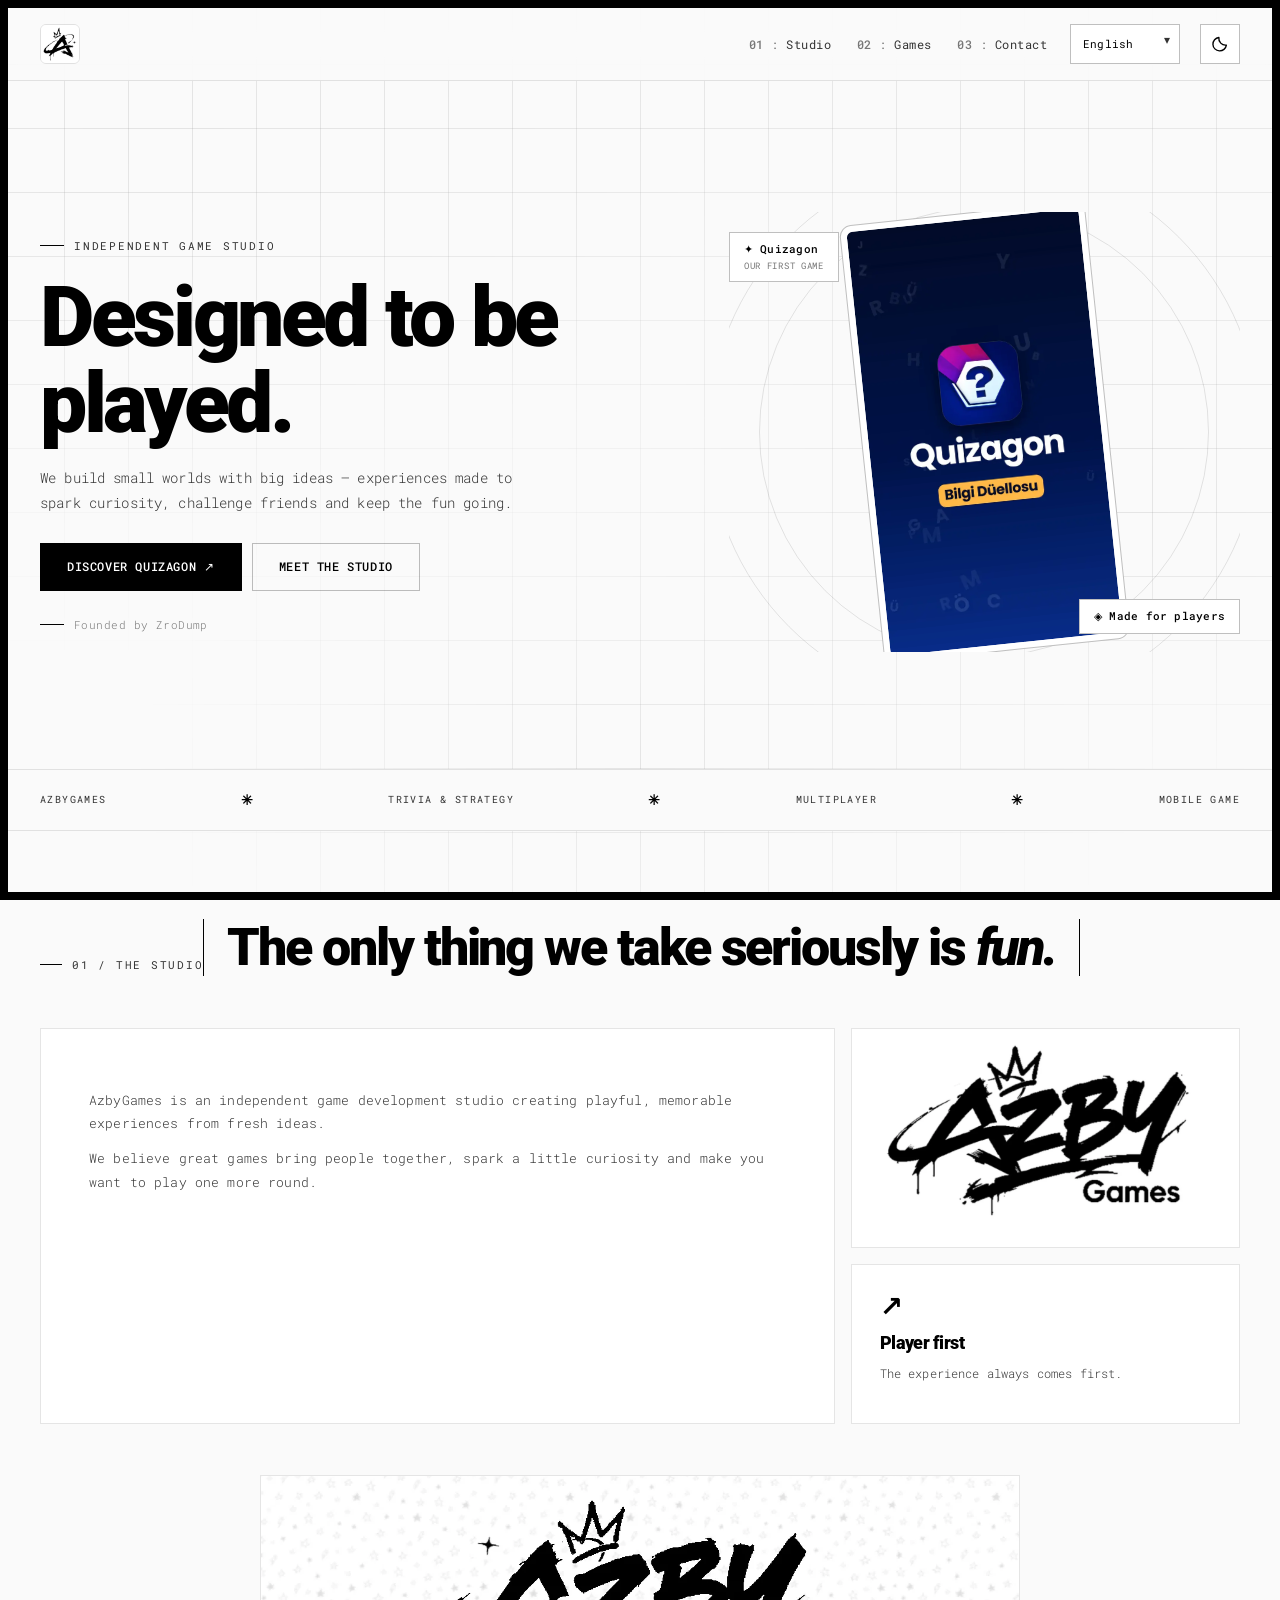
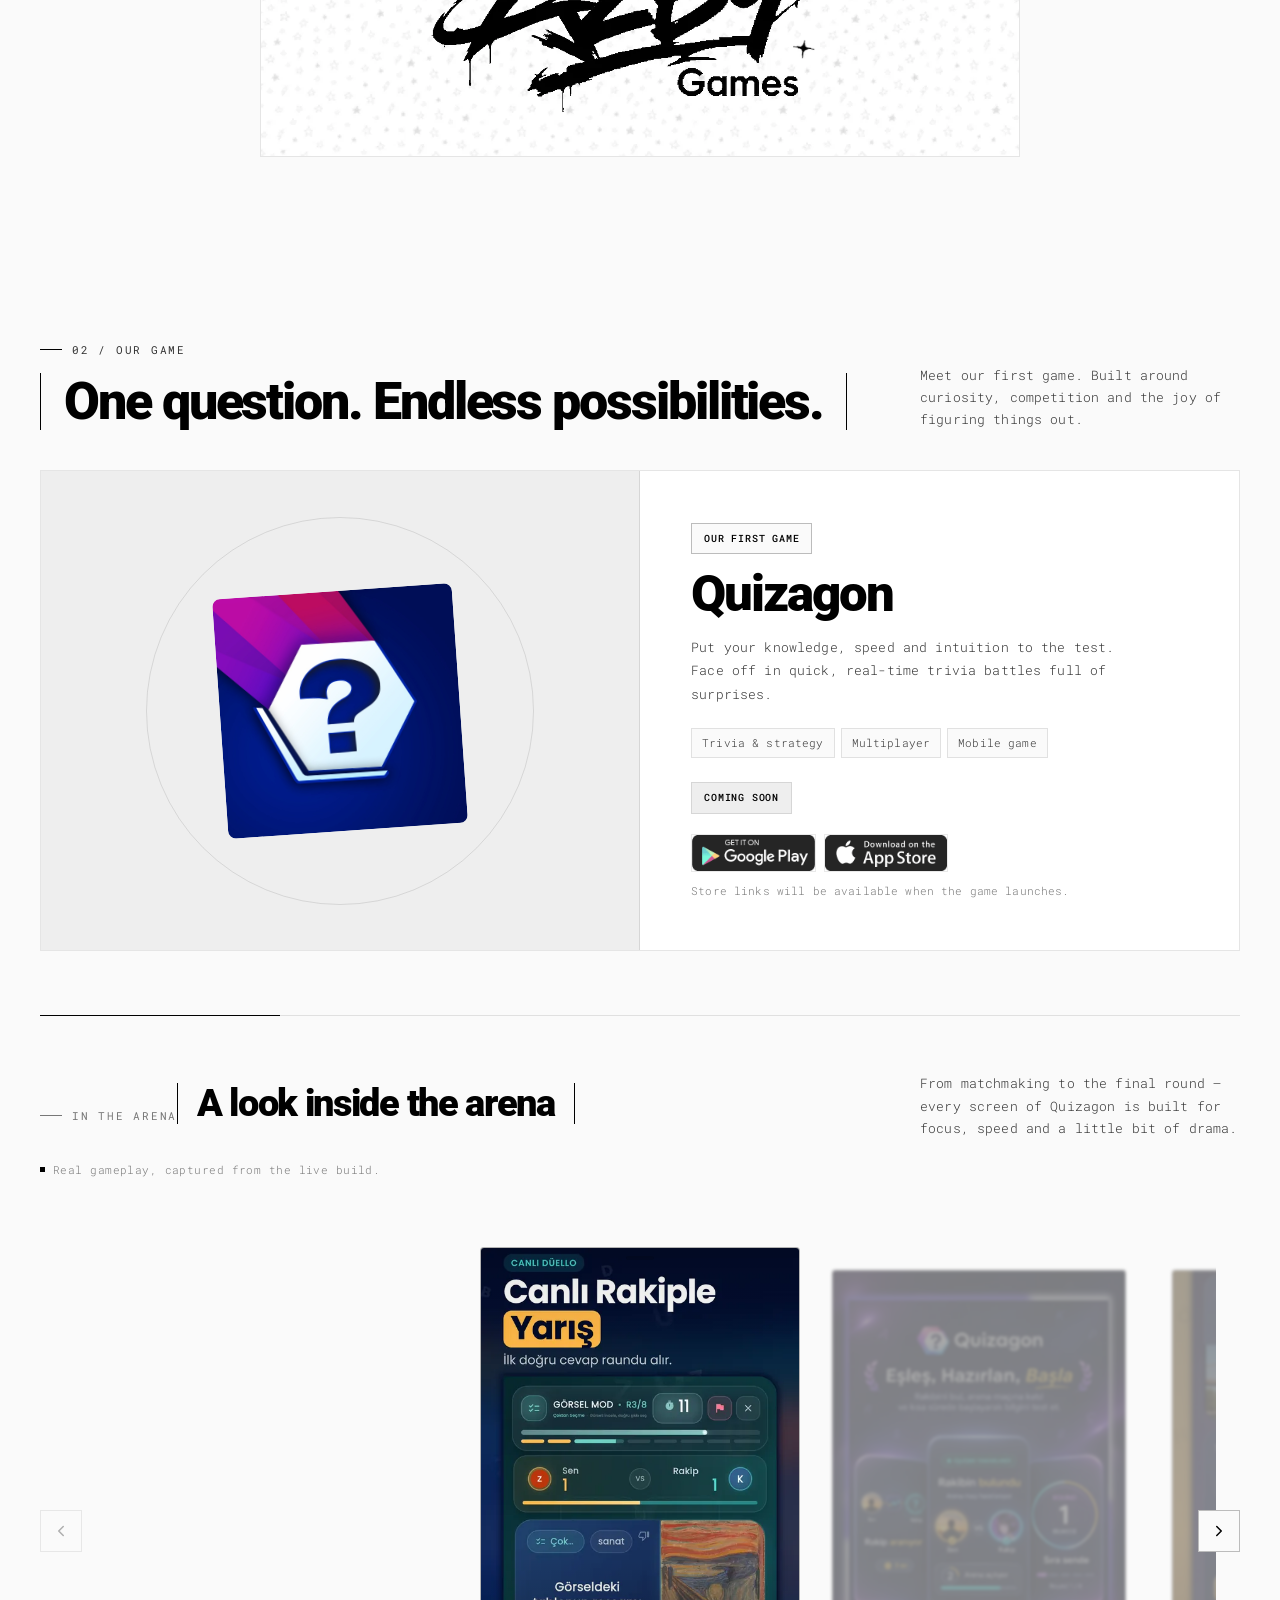
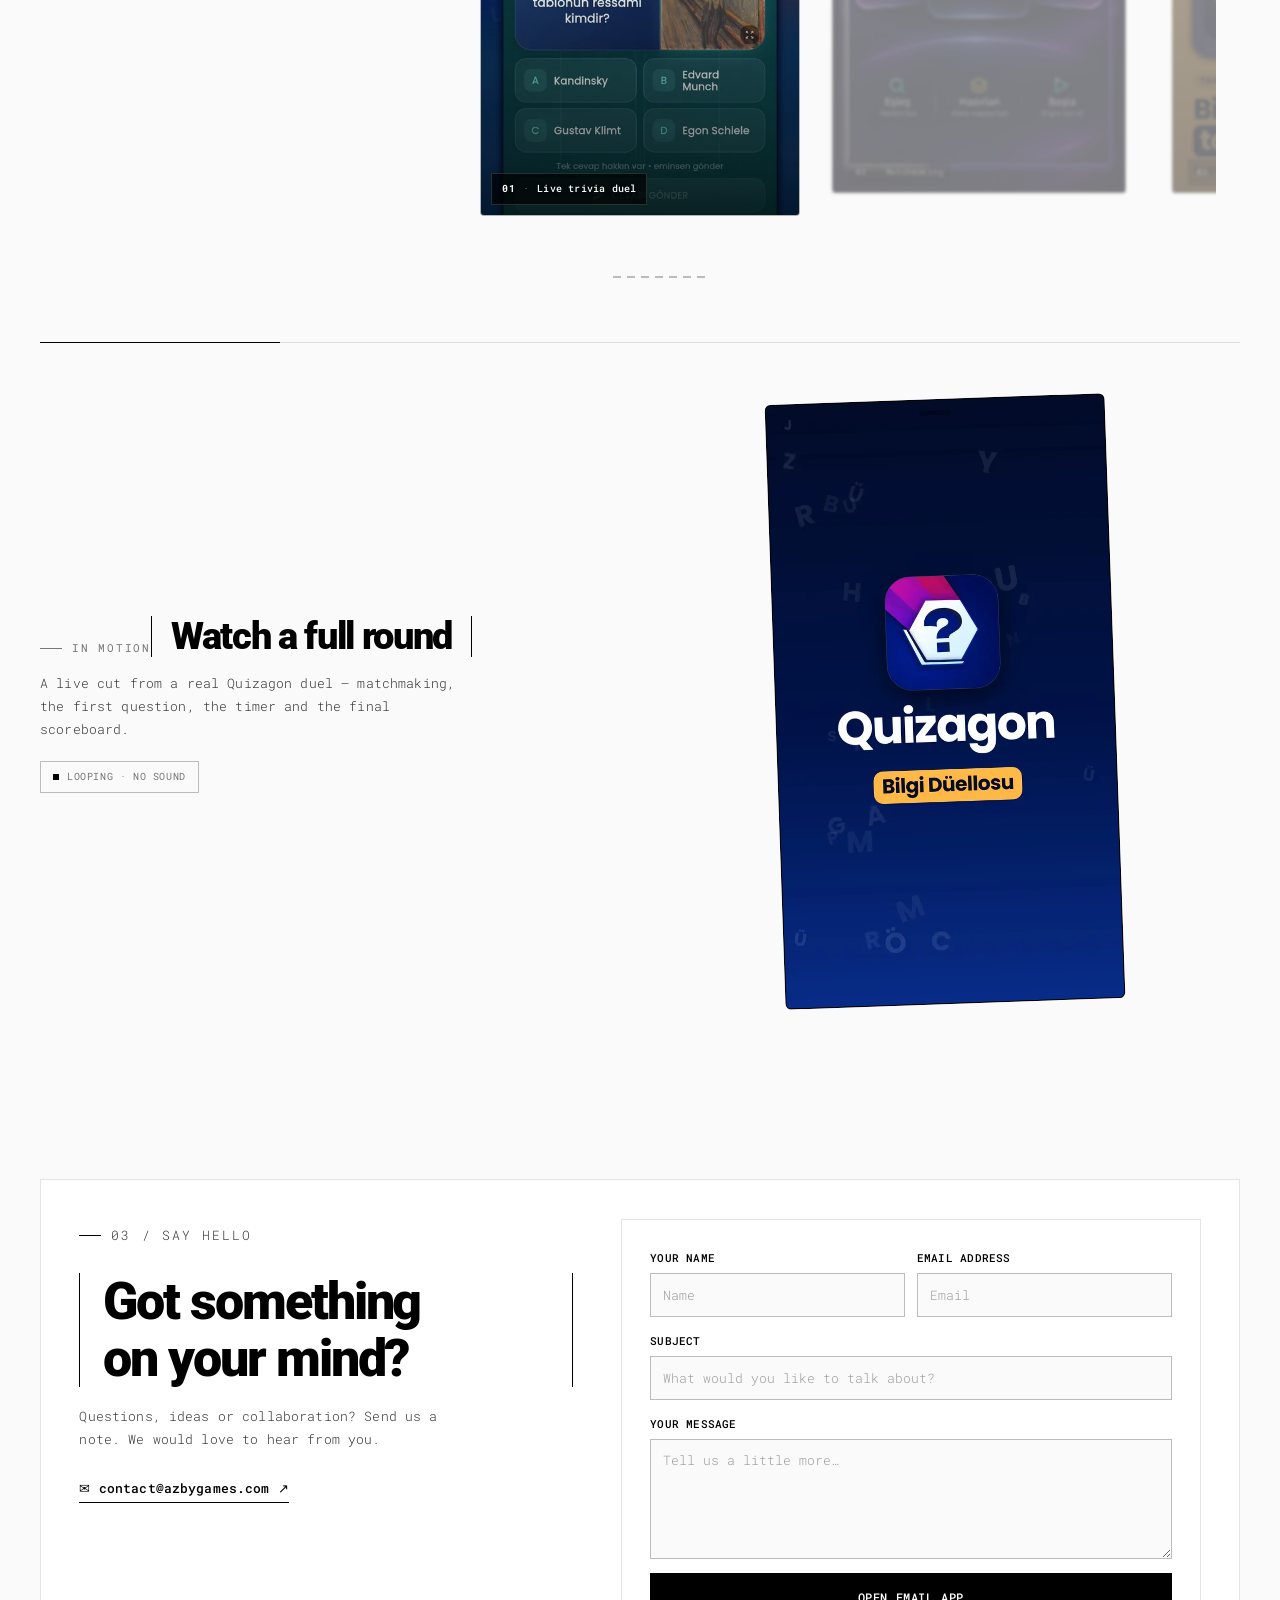
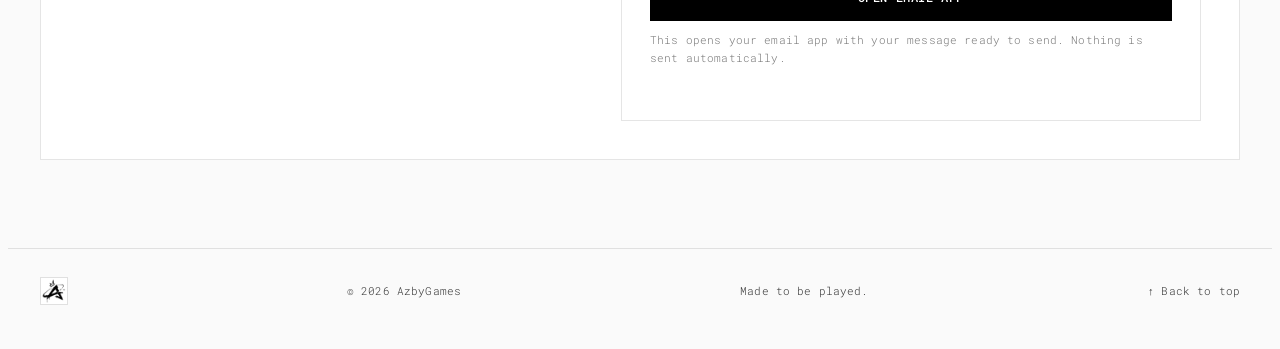
<file: index.html>
<!doctype html>
<html lang="en" data-home="true">
<head>
<meta charset="utf-8"><meta name="viewport" content="width=device-width,initial-scale=1">
<meta name="theme-color" content="#f6f3ed"><meta name="color-scheme" content="light dark">
<title>AzbyGames — Designed to be played.</title>
<meta name="description" content="AzbyGames is an independent game development studio creating playful, memorable experiences from fresh ideas. Put your knowledge, speed and intuition to the test. Face off in quick, real-time trivia battles full of surprises.">
<meta name="robots" content="index,follow,max-image-preview:large">
<link rel="canonical" href="https://azbygames.com/">
<meta property="og:type" content="website"><meta property="og:site_name" content="AzbyGames"><meta property="og:locale" content="en_US">
<meta property="og:title" content="AzbyGames — Designed to be played."><meta property="og:description" content="AzbyGames is an independent game development studio creating playful, memorable experiences from fresh ideas. Put your knowledge, speed and intuition to the test. Face off in quick, real-time trivia battles full of surprises."><meta property="og:url" content="https://azbygames.com/">
<meta property="og:image" content="https://azbygames.com/assets/gallery/duello.jpg"><meta property="og:image:alt" content="Quizagon gameplay screenshots by AzbyGames">
<meta name="twitter:card" content="summary_large_image"><meta name="twitter:title" content="AzbyGames — Designed to be played."><meta name="twitter:description" content="AzbyGames is an independent game development studio creating playful, memorable experiences from fresh ideas. Put your knowledge, speed and intuition to the test. Face off in quick, real-time trivia battles full of surprises."><meta name="twitter:image" content="https://azbygames.com/assets/gallery/duello.jpg">
<link rel="icon" type="image/jpeg" href="assets/AzbyGames_icon.jpg">
<link rel="preload" as="image" href="assets/quizagonlogo.jpg" fetchpriority="high">

<script>try{var t=localStorage.getItem("azbygames-theme");if(t==="dark"||t==="light")document.documentElement.setAttribute("data-theme",t)}catch(e){}</script>
<script type="application/ld+json">{"@context":"https://schema.org","@graph":[{"@type":"Organization","@id":"https://azbygames.com/#organization","name":"AzbyGames","url":"https://azbygames.com/","logo":{"@type":"ImageObject","url":"https://azbygames.com/assets/AzbyGames_icon.jpg"},"email":"contact@azbygames.com","description":"AzbyGames is an independent game development studio creating playful, memorable experiences from fresh ideas."},{"@type":"WebSite","@id":"https://azbygames.com/#website","name":"AzbyGames","url":"https://azbygames.com/","publisher":{"@id":"https://azbygames.com/#organization"},"inLanguage":["en","tr","es","zh","hi","ar","pt","fr","ru","bn","ja","de"]},{"@type":"WebPage","url":"https://azbygames.com/","name":"AzbyGames \u2014 Designed to be played.","description":"AzbyGames is an independent game development studio creating playful, memorable experiences from fresh ideas. Put your knowledge, speed and intuition to the test. Face off in quick, real-time trivia battles full of surprises.","isPartOf":{"@id":"https://azbygames.com/#website"}},{"@type":"VideoGame","name":"Quizagon","url":"https://azbygames.com/#games","image":"https://azbygames.com/assets/quizagonlogo.jpg","description":"Put your knowledge, speed and intuition to the test. Face off in quick, real-time trivia battles full of surprises.","genre":["Trivia","Quiz","Multiplayer"],"gamePlatform":"Android","publisher":{"@id":"https://azbygames.com/#organization"}}]}</script>

<style id="azby-core">

/* AzbyGames v12 — ZroDamp-inspired monochrome, production-polished.
   Refinements: black frame in dark mode, stagger reveals, animated h2 lines,
   scroll progress bar, smooth parallax, refined typography & spacing.
   Skeleton (HTML/JS/carousel/logos/translations) unchanged. */
@import url('https://fonts.googleapis.com/css2?family=Roboto:wght@400;500;700;900&family=Roboto+Mono:wght@300;400;500;700&display=swap');

:root{
  color-scheme:light;
  --page:#fafafa;
  --page-2:#f0f0f0;
  --ink:#000000;
  --ink-soft:#333333;
  --ink-faint:#777777;
  --glass:#ffffff;
  --glass-2:#f5f5f5;
  --surface:#ffffff;
  --surface-2:#eeeeee;
  --stroke:#000000;
  --stroke-soft:rgba(0,0,0,.10);
  --stroke-strong:rgba(0,0,0,.25);
  --frame:#000000;
  --accent:#000000;
  --accent-soft:#444444;
  --accent-contrast:#ffffff;
  --action:#000000;
  --action-ink:#ffffff;
  --nav:rgba(250,250,250,.88);
  --spark:#000000;
  --focus-ring:rgba(0,0,0,.12);
  --shadow:none;
  --border-width:8px;
  --ease:cubic-bezier(.22,1,.36,1);
  --ease-out:cubic-bezier(.16,1,.3,1);
  --ease-out-back:cubic-bezier(.34,1.56,.64,1);
  --ease-in-out:cubic-bezier(.65,0,.35,1);
  --motion-fast:180ms;
  --motion-base:320ms;
  --motion-long:560ms;
  --motion-xl:800ms;
  --motion-stagger:60ms;
  --font-mono:'Roboto Mono','JetBrains Mono',ui-monospace,monospace;
  --font-display:'Roboto','Inter',system-ui,sans-serif;
}
@media(prefers-color-scheme:dark){
  :root:not([data-theme="light"]){
    color-scheme:dark;
    --page:#0e0e0e;
    --page-2:#161616;
    --ink:#ffffff;
    --ink-soft:#b0b0b0;
    --ink-faint:#666666;
    --glass:#121212;
    --glass-2:#1a1a1a;
    --surface:#161616;
    --surface-2:#222222;
    --stroke:#000000;
    --stroke-soft:rgba(255,255,255,.10);
    --stroke-strong:rgba(255,255,255,.25);
    --frame:#000000;
    --accent:#ffffff;
    --accent-soft:#b0b0b0;
    --accent-contrast:#0e0e0e;
    --action:#ffffff;
    --action-ink:#0e0e0e;
    --nav:rgba(14,14,14,.88);
    --spark:#ffffff;
    --focus-ring:rgba(255,255,255,.18);
  }
}
:root[data-theme="dark"]{
  color-scheme:dark;
  --page:#0e0e0e;--page-2:#161616;
  --ink:#ffffff;--ink-soft:#b0b0b0;--ink-faint:#666666;
  --glass:#121212;--glass-2:#1a1a1a;
  --surface:#161616;--surface-2:#222222;
  --stroke:#000000;--stroke-soft:rgba(255,255,255,.10);--stroke-strong:rgba(255,255,255,.25);
  --frame:#000000;
  --accent:#ffffff;--accent-soft:#b0b0b0;--accent-contrast:#0e0e0e;
  --action:#ffffff;--action-ink:#0e0e0e;--nav:rgba(14,14,14,.88);
  --spark:#ffffff;--focus-ring:rgba(255,255,255,.18);
}
*,*::before,*::after{box-sizing:border-box}
html{scroll-behavior:smooth;scroll-padding-top:100px;-webkit-text-size-adjust:100%}
body{
  margin:0;min-width:280px;overflow-x:clip;
  background:var(--page);color:var(--ink);
  font:400 14px/1.75 var(--font-mono);
  letter-spacing:.01em;
  -webkit-font-smoothing:antialiased;-moz-osx-font-smoothing:grayscale;
  transition:background-color var(--motion-base) var(--ease),color var(--motion-base) var(--ease);
  padding:var(--border-width);
}
main,.footer{position:relative;z-index:1}
button,input,textarea,select{font:inherit}button{cursor:pointer}
a{color:inherit;text-decoration:none}img{display:block;max-width:100%}
h1,h2,h3,p{margin:0}
h1,h2,h3,.brand,.tag,.eyebrow,.strip-inner,.pill,.arena-heading,.promo-heading{
  font-family:var(--font-display);
}
::selection{background:var(--ink);color:var(--page)}
:focus-visible{outline:2px solid var(--accent);outline-offset:3px}
.wrap{width:min(1200px,calc(100% - 48px));margin-inline:auto}
.skip{position:absolute;inset-inline-start:18px;top:-100px;z-index:400;background:var(--action);color:var(--action-ink);padding:10px 16px;font-weight:700;transition:top .2s var(--ease)}
.skip:focus{top:calc(var(--border-width) + 8px)}

/* ===== Site border frame — always black ===== */
.site-border{
  position:fixed;z-index:200;background:var(--frame);
  pointer-events:none;
  transition:background-color var(--motion-base) var(--ease);
}
.site-border-top,.site-border-bottom{left:0;right:0;height:var(--border-width)}
.site-border-top{top:0}
.site-border-bottom{bottom:0}
.site-border-left,.site-border-right{top:0;bottom:0;width:var(--border-width)}
.site-border-left{left:0}
.site-border-right{right:0}
@media(max-width:680px){:root{--border-width:6px}}

/* ===== Scroll progress bar ===== */
.scroll-progress{
  position:fixed;top:0;left:0;height:2px;z-index:201;
  background:var(--ink);
  transform-origin:left center;
  transform:scaleX(0);
  transition:transform 80ms linear;
  width:100%;
}

/* Backdrop: flat page color */
.backdrop{position:fixed;inset:0;z-index:0;pointer-events:none;background:var(--page);transition:background-color var(--motion-base) var(--ease)}
/* Square grid pattern — subtle, irregular (some areas visible, some faded) */
.grid-bg{position:absolute;inset:0;z-index:1;
  background-image:
    linear-gradient(var(--stroke-strong) 1px,transparent 1px),
    linear-gradient(90deg,var(--stroke-strong) 1px,transparent 1px);
  background-size:64px 64px;
  opacity:.35;
  -webkit-mask-image:
    radial-gradient(ellipse 55% 45% at 12% 15%,#000 0%,transparent 90%),
    radial-gradient(ellipse 50% 40% at 88% 55%,#000 0%,transparent 90%),
    radial-gradient(ellipse 45% 35% at 50% 85%,#000 0%,transparent 90%),
    linear-gradient(to bottom,#000 0%,transparent 75%);
  -webkit-mask-composite:source-over;
  mask-image:
    radial-gradient(ellipse 55% 45% at 12% 15%,#000 0%,transparent 90%),
    radial-gradient(ellipse 50% 40% at 88% 55%,#000 0%,transparent 90%),
    radial-gradient(ellipse 45% 35% at 50% 85%,#000 0%,transparent 90%),
    linear-gradient(to bottom,#000 0%,transparent 75%);
  mask-composite:add;
  transition:opacity var(--motion-base) var(--ease);
}

/* Navigation */
.nav-shell{
  position:sticky;top:0;z-index:100;
  background:var(--nav);border-bottom:1px solid var(--stroke-soft);
  -webkit-backdrop-filter:blur(20px) saturate(1.2);
  backdrop-filter:blur(20px) saturate(1.2);
  transition:background-color var(--motion-base) var(--ease),border-color var(--motion-base) var(--ease);
}
.nav{position:relative;display:flex;align-items:center;gap:20px;min-height:72px}
.brand{display:inline-flex;align-items:center;gap:12px;white-space:nowrap;text-decoration:none}
.brand-mark{
  flex:none;width:40px;height:40px;display:block;
  border-radius:6px;overflow:hidden;
  border:1px solid var(--stroke-soft);
  transition:transform var(--motion-base) var(--ease-out-back),border-color var(--motion-base) var(--ease);
}
.brand:hover .brand-mark{transform:scale(1.06) rotate(-2deg);border-color:var(--stroke-strong)}
.brand em{font-style:normal;font-weight:500;color:var(--ink-soft)}

/* Theme-aware logo switching */
img.brand-logo-light{opacity:1;visibility:visible}
img.brand-logo-dark{opacity:0;visibility:hidden}
:root[data-theme="dark"] img.brand-logo-light{opacity:0;visibility:hidden}
:root[data-theme="dark"] img.brand-logo-dark{opacity:1;visibility:visible}
@media(prefers-color-scheme:dark){
  :root:not([data-theme="light"]) img.brand-logo-light{opacity:0;visibility:hidden}
  :root:not([data-theme="light"]) img.brand-logo-dark{opacity:1;visibility:visible}
}
.brand-mark .brand-logo-light,.brand-mark .brand-logo-dark,
.studio-brand .brand-logo-light,.studio-brand .brand-logo-dark,
.footer-brand .brand-logo-light,.footer-brand .brand-logo-dark,
.brand-banner .brand-logo-light,.brand-banner .brand-logo-dark{
  position:absolute;inset:0;width:100%;height:100%;object-fit:cover;
  transition:opacity var(--motion-base) var(--ease),visibility var(--motion-base);
}
.brand-mark,.studio-brand,.footer-brand,.brand-banner{position:relative}

/* Nav links — numbered monospace, animated underline */
.nav-links{display:flex;align-items:center;gap:clamp(16px,2vw,36px);margin-inline-start:auto;min-width:0}
.nav-links a{
  font-family:var(--font-mono);font-size:12px;font-weight:400;
  color:var(--ink-soft);letter-spacing:.04em;
  position:relative;padding:6px 0;
  transition:color var(--motion-fast) var(--ease);
}
.nav-links a::after{
  content:"";position:absolute;left:0;right:0;bottom:0;height:1px;
  background:var(--ink);
  transform:scaleX(0);transform-origin:left center;
  transition:transform var(--motion-base) var(--ease-out);
}
.nav-links a:hover{color:var(--ink)}
.nav-links a:hover::after{transform:scaleX(1)}
.nav-num{color:var(--ink-faint);font-weight:500;transition:color var(--motion-fast) var(--ease)}
.nav-links a:hover .nav-num{color:var(--ink)}
.nav-sep{color:var(--ink-faint)}

.select-wrap{position:relative;display:flex;flex:none;margin-inline-start:3px}
.select-wrap select{
  height:40px;max-width:140px;min-width:110px;appearance:none;
  border:1px solid var(--stroke-strong);border-radius:0;
  background:var(--glass);color:var(--ink);font-family:var(--font-mono);
  font-size:11px;font-weight:400;letter-spacing:.02em;
  padding:8px 30px 8px 12px;outline-offset:3px;cursor:pointer;
  transition:border-color var(--motion-base) var(--ease),background-color var(--motion-base) var(--ease);
}
.select-wrap select:hover{border-color:var(--ink);background:var(--surface)}
.select-wrap::after{content:"▾";position:absolute;right:10px;top:5px;color:var(--ink-soft);pointer-events:none;font-size:12px;transition:transform var(--motion-base) var(--ease)}
.select-wrap:hover::after{transform:translateY(2px)}
.theme-toggle,.menu-toggle{
  display:inline-flex;align-items:center;justify-content:center;flex:none;
  width:40px;height:40px;border:1px solid var(--stroke-strong);border-radius:0;
  background:var(--glass);color:var(--ink);padding:0;
  transition:background-color var(--motion-fast) var(--ease),color var(--motion-fast) var(--ease),border-color var(--motion-fast) var(--ease),transform var(--motion-fast) var(--ease);
}
.theme-toggle:hover,.menu-toggle:hover{background:var(--ink);color:var(--page);border-color:var(--ink);transform:translateY(-1px)}
.theme-toggle:active,.menu-toggle:active{transform:translateY(0) scale(.95)}
.theme-toggle svg{width:18px;height:18px;stroke:currentColor;fill:none;stroke-width:1.8;stroke-linecap:round;stroke-linejoin:round}
.menu-toggle{display:none;font-size:20px;line-height:1}

/* Hero */
.hero{padding:clamp(56px,7vw,96px) 0 clamp(48px,6vw,76px)}
.hero-grid{
  display:grid;grid-template-columns:minmax(0,1.1fr) minmax(0,.9fr);
  align-items:center;gap:clamp(32px,5vw,64px);min-height:58vh;
}
.eyebrow{display:inline-flex;align-items:center;gap:10px;color:var(--ink-soft);
  font-family:var(--font-mono);font-size:11px;letter-spacing:.16em;text-transform:uppercase;font-weight:400}
.eyebrow::before{content:"";width:0;height:1px;background:var(--ink);transition:width var(--motion-long) var(--ease) .2s}
.reveal.visible .eyebrow::before{width:24px}
.hero h1{
  font-family:var(--font-display);font-size:clamp(46px,7vw,84px);line-height:1.02;
  letter-spacing:-.04em;font-weight:900;max-width:760px;margin:20px 0;text-wrap:balance;
}
.gradient{color:var(--ink)}
.hero-desc{font-family:var(--font-mono);font-size:14px;line-height:1.75;color:var(--ink-soft);max-width:500px;font-weight:300;letter-spacing:.01em}
.actions{display:flex;align-items:center;gap:10px;flex-wrap:wrap;margin:28px 0 24px}
.btn{
  display:inline-flex;align-items:center;justify-content:center;gap:8px;
  min-height:48px;border:1px solid var(--stroke);border-radius:0;
  padding:12px 26px;font-family:var(--font-mono);font-size:12px;line-height:1.3;
  font-weight:500;letter-spacing:.05em;text-transform:uppercase;
  white-space:normal;text-align:center;cursor:pointer;position:relative;overflow:hidden;
  transition:background-color var(--motion-fast) var(--ease),color var(--motion-fast) var(--ease),border-color var(--motion-fast) var(--ease),transform var(--motion-fast) var(--ease);
}
.btn::before{
  content:"";position:absolute;inset:0;background:var(--page);
  transform:scaleX(0);transform-origin:left center;z-index:-1;
  transition:transform var(--motion-base) var(--ease-out);
}
.btn:hover::before{transform:scaleX(1)}
.btn:active{transform:scale(.98)}
.btn span{position:relative;z-index:1}
.btn-light{background:var(--action);color:var(--action-ink);border-color:var(--action)}
.btn-light::before{background:var(--page)}
.btn-light:hover{color:var(--ink);border-color:var(--ink)}
.btn-ghost{background:transparent;border-color:var(--stroke-strong);color:var(--ink)}
.btn-ghost::before{background:var(--ink)}
.btn-ghost:hover{color:var(--page);border-color:var(--ink)}
.founded{display:flex;align-items:center;gap:10px;color:var(--ink-faint);font-family:var(--font-mono);font-size:11px;font-weight:300;letter-spacing:.04em}
.founded::before{content:"";width:24px;height:1px;background:var(--ink)}

/* Hero art */
.hero-art{position:relative;isolation:isolate;overflow:clip;height:440px;min-width:0;display:grid;place-items:center;perspective:1000px}
.halo{position:absolute;width:88%;aspect-ratio:1;border:1px solid var(--stroke-soft);border-radius:50%;
  transform:rotate(-23deg) scaleY(.71);animation:halo-rotate 40s linear infinite}
.halo.two{width:108%;opacity:.4;transform:rotate(25deg) scaleY(.63);animation-duration:50s;animation-direction:reverse}
@keyframes halo-rotate{to{transform:rotate(337deg) scaleY(.71)}}
/* Visual card — portrait (640x1138) to show the game trailer at its natural aspect ratio */
.visual-card{
  position:relative;
  height:100%;
  max-height:440px;
  aspect-ratio:640/1138;
  border:1px solid var(--stroke-strong);border-radius:12px;padding:6px;
  background:var(--surface);
  rotate:-6deg;
  transform:rotateX(var(--tilt-x,0deg)) rotateY(var(--tilt-y,0deg));
  transition:rotate var(--motion-long) var(--ease),transform var(--motion-long) var(--ease);
  animation:card-float 6s ease-in-out infinite alternate;
}
.visual-card img{width:100%;height:100%;object-fit:cover;border-radius:6px}
.hero-art:hover .visual-card{rotate:-2deg;transform:rotateX(var(--tilt-x,0deg)) rotateY(var(--tilt-y,0deg)) translateY(-6px)}
@keyframes card-float{to{translate:0 -8px}}
.art-chip{
  position:absolute;z-index:2;padding:8px 14px;max-width:55%;border-radius:0;
  background:var(--glass);border:1px solid var(--stroke-strong);
  font-family:var(--font-mono);font-size:11px;font-weight:500;line-height:1.5;color:var(--ink);
  letter-spacing:.02em;
  transition:transform var(--motion-long) var(--ease-out-back);
}
.art-chip small{display:block;font-size:9px;font-weight:400;letter-spacing:.08em;color:var(--ink-faint);margin-top:2px;text-transform:uppercase}
.art-chip.top{top:20px;inset-inline-start:0;transform:rotate(-3deg)}
.art-chip.bottom{bottom:18px;inset-inline-end:0;transform:rotate(3deg)}
.hero-art:hover .art-chip.top{transform:rotate(-1deg) translateY(-3px)}
.hero-art:hover .art-chip.bottom{transform:rotate(1deg) translateY(-3px)}

/* Strip */
.strip{position:relative;z-index:1;border-block:1px solid var(--stroke-soft);background:var(--page);overflow:hidden}
.strip-inner{display:flex;justify-content:space-between;align-items:center;gap:16px;padding:18px 0;
  font-family:var(--font-mono);font-size:10px;font-weight:400;letter-spacing:.14em;text-transform:uppercase;color:var(--ink-soft);
  animation:strip-drift 30s linear infinite}
.strip-inner b{color:var(--ink);font-size:14px;font-weight:700}
@keyframes strip-drift{0%{transform:translateX(0)}100%{transform:translateX(-20px)}}

/* Sections — h2 with animated vertical lines */
.section{padding:clamp(56px,7vw,88px) 0}
.section-head{display:flex;justify-content:space-between;align-items:flex-end;gap:40px;margin-bottom:40px}
.tag{
  font-family:var(--font-mono);font-size:11px;letter-spacing:.16em;text-transform:uppercase;
  color:var(--ink-soft);font-weight:400;margin-bottom:14px;
  display:inline-flex;align-items:center;gap:10px;
}
.tag::before{content:"";width:0;height:1px;background:var(--ink);transition:width var(--motion-long) var(--ease) .15s}
.reveal.visible .tag::before{width:22px}
.tag-sub{color:var(--ink-faint)}
.tag-sub::before{background:var(--ink-faint)}
/* h2 with vertical lines that draw in on reveal */
.section h2{
  font-family:var(--font-display);font-size:clamp(30px,4.5vw,52px);line-height:1.1;
  font-weight:900;letter-spacing:-.04em;text-wrap:balance;
  position:relative;display:inline-block;
}
.section h2::before,.section h2::after{
  content:"";position:absolute;top:0;height:0;width:1px;background:var(--ink);
  transition:height var(--motion-long) var(--ease) .3s;
}
.section h2::before{left:0}
.section h2::after{right:0}
.reveal.visible .section h2::before,.reveal.visible .section h2::after,
.reveal.visible h2::before,.reveal.visible h2::after{height:100%}
@media(min-width:768px){.section h2{padding:0 24px}}
@media(max-width:768px){.section h2::before,.section h2::after{display:none}}
.section-head>p{max-width:320px;flex-shrink:0;color:var(--ink-soft);font-family:var(--font-mono);font-size:13px;line-height:1.7;font-weight:300}

.bento{display:grid;grid-template-columns:repeat(12,minmax(0,1fr));gap:16px}
.panel{
  position:relative;overflow:hidden;border:1px solid var(--stroke-soft);border-radius:0;
  background:var(--glass);
  transition:border-color var(--motion-base) var(--ease),transform var(--motion-base) var(--ease);
}
@media(hover:hover){.panel:hover{border-color:var(--stroke-strong);transform:translateY(-2px)}}

/* Game (Quizagon hero card) */
.game{grid-column:span 12;display:grid;grid-template-columns:minmax(0,1fr) minmax(0,1fr)}
.game-visual{
  min-height:420px;position:relative;isolation:isolate;display:grid;place-items:center;overflow:hidden;
  background:var(--surface-2);
  border-inline-end:1px solid var(--stroke-soft);
}
.game-visual::before{
  content:"";position:absolute;width:65%;aspect-ratio:1;border-radius:50%;
  border:1px solid var(--stroke-soft);
  z-index:-1;
  animation:halo-rotate 50s linear infinite;
}
.game-visual img{
  width:clamp(180px,48%,240px);height:auto;max-height:240px;aspect-ratio:1;
  object-fit:cover;transform:rotate(-4deg);border-radius:8px;
  position:relative;z-index:2;
  transition:transform var(--motion-long) var(--ease-out-back);
}
.game-visual img:hover{transform:rotate(-1deg) translateY(-6px) scale(1.05)}
.game-detail{display:flex;flex-direction:column;align-items:flex-start;min-width:0;padding:clamp(28px,4vw,52px)}
.game-detail h3{font-family:var(--font-display);font-size:clamp(34px,4vw,54px);font-weight:900;line-height:1.1;letter-spacing:-.04em;margin:12px 0 14px}
.game-detail p{color:var(--ink-soft);font-family:var(--font-mono);font-size:13px;line-height:1.78;max-width:440px;font-weight:300}
.pill{
  display:inline-flex;align-items:center;border:1px solid var(--stroke-strong);
  background:var(--page);color:var(--ink);border-radius:0;
  padding:6px 12px;font-family:var(--font-mono);font-size:10px;font-weight:500;letter-spacing:.08em;text-transform:uppercase;
  transition:background-color var(--motion-base) var(--ease),color var(--motion-base) var(--ease);
}
.pill:hover{background:var(--ink);color:var(--page)}
.pill-soft{background:var(--surface-2);border-color:var(--stroke-soft)}
.chips{display:flex;flex-wrap:wrap;gap:6px;margin:22px 0 24px}
.chip{padding:6px 10px;background:var(--page);border:1px solid var(--stroke-soft);border-radius:0;color:var(--ink-soft);font-family:var(--font-mono);font-size:11px;line-height:1.5;font-weight:300;transition:border-color var(--motion-base) var(--ease),color var(--motion-base) var(--ease)}
.chip:hover{border-color:var(--stroke-strong);color:var(--ink)}
.store{display:flex;align-items:center;flex-wrap:wrap;gap:8px;margin-top:auto;padding-top:20px}
.store img{display:block;width:auto;height:38px;opacity:.85;border:1px solid var(--stroke-soft);border-radius:0;transition:opacity var(--motion-base) var(--ease),transform var(--motion-base) var(--ease)}
.store img:hover{opacity:1;transform:translateY(-2px)}
.store-note{font-family:var(--font-mono);font-size:11px!important;line-height:1.6!important;color:var(--ink-faint)!important;margin-top:10px!important;font-weight:300!important}

/* ===== Arena gallery carousel ===== */
.arena-gallery{
  margin-top:clamp(36px,5vw,64px);
  padding-top:clamp(36px,5vw,56px);
  position:relative;
  border-top:1px solid var(--stroke-soft);
}
.arena-gallery::before{
  content:"";position:absolute;left:0;top:-1px;width:0;height:1px;
  background:var(--ink);transition:width var(--motion-long) var(--ease) .4s;
}
.reveal.visible .arena-gallery::before,
.arena-gallery.visible::before{width:min(240px,25%)}
.arena-head{
  display:flex;justify-content:space-between;align-items:flex-end;gap:36px;
  margin-bottom:16px;
}
.arena-head>div{min-width:0}
.arena-heading{
  font-family:var(--font-display);font-size:clamp(22px,3vw,38px);line-height:1.1;font-weight:900;
  letter-spacing:-.035em;color:var(--ink);margin-top:6px;
  max-width:600px;
  position:relative;display:inline-block;
}
.arena-heading::before,.arena-heading::after{
  content:"";position:absolute;top:0;height:0;width:1px;background:var(--ink);
  transition:height var(--motion-long) var(--ease) .3s;
}
.arena-heading::before{left:0}
.arena-heading::after{right:0}
.reveal.visible .arena-heading::before,.reveal.visible .arena-heading::after{height:100%}
@media(min-width:768px){.arena-heading{padding:0 20px}}
@media(max-width:768px){.arena-heading::before,.arena-heading::after{display:none}}
.arena-desc{
  max-width:320px;flex-shrink:0;color:var(--ink-soft);font-family:var(--font-mono);font-size:13px;line-height:1.7;font-weight:300;
}
.arena-tagline{
  font-family:var(--font-mono);font-size:11px;font-weight:300;color:var(--ink-faint);letter-spacing:.04em;
  margin:0 0 24px;display:inline-flex;align-items:center;gap:8px;
}
.arena-tagline::before{content:"";width:5px;height:5px;background:var(--ink);animation:pulse-dot 2.4s ease-in-out infinite}
@keyframes pulse-dot{0%,100%{opacity:1;transform:scale(1)}50%{opacity:.3;transform:scale(.7)}}

/* Carousel */
.carousel{position:relative;padding-inline:clamp(8px,2vw,24px)}
.carousel-viewport{overflow:hidden;padding-block:clamp(16px,2.5vw,32px)}
.carousel-track{
  display:flex;gap:clamp(12px,1.5vw,20px);
  overflow-x:auto;scroll-snap-type:x mandatory;scroll-behavior:smooth;
  scroll-padding-inline:0;scrollbar-width:none;-ms-overflow-style:none;
  padding-block:6px;align-items:center;cursor:grab;
}
.carousel-spacer{flex:0 0 calc(50% - clamp(110px,14vw,170px));scroll-snap-align:none;pointer-events:none}
.carousel-track::-webkit-scrollbar{display:none;width:0;height:0}
.carousel-track.dragging{cursor:grabbing;scroll-behavior:auto;scroll-snap-type:none}
.carousel-track:focus-visible{outline:none}
.carousel-card{
  flex:0 0 clamp(200px,26vw,320px);scroll-snap-align:center;padding-block:6px;
  filter:blur(2px) brightness(.55) saturate(.8);opacity:.5;transform:scale(.92);
  transition:filter var(--motion-long) var(--ease),opacity var(--motion-long) var(--ease),transform var(--motion-long) var(--ease);
  will-change:filter,transform,opacity;outline:none;
}
.carousel-card.is-center{filter:none;opacity:1;transform:scale(1)}
.carousel-card-inner{
  position:relative;aspect-ratio:9/16;border-radius:4px;overflow:hidden;
  background:var(--surface-2);border:1px solid var(--stroke-soft);
  transition:border-color var(--motion-base) var(--ease),box-shadow var(--motion-base) var(--ease);
}
.carousel-card.is-center .carousel-card-inner{border-color:var(--stroke-strong)}
.card-notch{position:absolute;top:8px;left:50%;transform:translateX(-50%);width:28px;height:4px;border-radius:100px;background:rgba(0,0,0,.36);z-index:3;opacity:.4;pointer-events:none}
.carousel-card picture,.carousel-card img{display:block;width:100%;height:100%}
.carousel-card img{object-fit:cover;object-position:center top}
.card-overlay{position:absolute;inset:0;z-index:1;pointer-events:none;
  background:linear-gradient(180deg,rgba(0,0,0,.1) 0%,transparent 20%,transparent 55%,rgba(0,0,0,.6) 100%);
  transition:background var(--motion-long) var(--ease)}
.carousel-card:not(.is-center) .card-overlay{background:linear-gradient(180deg,rgba(0,0,0,.4) 0%,rgba(0,0,0,.25) 50%,rgba(0,0,0,.55) 100%)}
.card-caption{
  position:absolute;left:10px;bottom:10px;z-index:2;
  display:inline-flex;align-items:center;gap:8px;
  color:#fff;font-family:var(--font-mono);font-size:10px;font-weight:500;letter-spacing:.02em;
  padding:6px 10px;border-radius:0;background:rgba(0,0,0,.7);border:1px solid rgba(255,255,255,.15);
  text-shadow:0 1px 4px rgba(0,0,0,.4);max-width:calc(100% - 20px);
  transition:opacity var(--motion-base) var(--ease),transform var(--motion-base) var(--ease-out-back);
}
.carousel-card:not(.is-center) .card-caption{opacity:.5;transform:translateY(4px) scale(.92)}
.card-num{font-family:var(--font-mono);font-weight:700;color:#fff;font-size:10px;letter-spacing:.05em}
.card-sep{color:rgba(255,255,255,.4)}
.card-label{font-weight:500}

/* Arrows */
.carousel-arrow{
  position:absolute;top:50%;transform:translateY(-50%);z-index:10;
  width:42px;height:42px;border-radius:0;
  background:var(--page);border:1px solid var(--stroke-strong);color:var(--ink);
  display:inline-flex;align-items:center;justify-content:center;cursor:pointer;
  transition:background-color var(--motion-fast) var(--ease),color var(--motion-fast) var(--ease),border-color var(--motion-fast) var(--ease),opacity var(--motion-base) var(--ease),transform var(--motion-fast) var(--ease);
}
.carousel-arrow svg{width:18px;height:18px;stroke:currentColor;fill:none;stroke-width:2;stroke-linecap:round;stroke-linejoin:round;transition:transform var(--motion-fast) var(--ease)}
.carousel-arrow:hover{background:var(--ink);color:var(--page);border-color:var(--ink)}
.carousel-arrow.prev:hover svg{transform:translateX(-2px)}
.carousel-arrow.next:hover svg{transform:translateX(2px)}
.carousel-arrow.prev{left:0}
.carousel-arrow.next{right:0}
.carousel-arrow[disabled]{opacity:.3;cursor:not-allowed;pointer-events:none}

/* Dots */
.carousel-dots{display:flex;justify-content:center;gap:6px;margin-top:16px}
.carousel-dot{width:8px;height:2px;border-radius:0;background:var(--stroke-strong);border:none;padding:0;cursor:pointer;position:relative;overflow:hidden;transition:width var(--motion-base) var(--ease-out),background-color var(--motion-base) var(--ease)}
.carousel-dot.active{width:32px;background:var(--ink)}
.carousel-dot:hover{background:var(--ink-soft)}
.carousel-dot:focus-visible{outline:2px solid var(--accent);outline-offset:3px}
.carousel-dot.active::after{content:"";position:absolute;inset:0;background:var(--page);transform:scaleX(0);transform-origin:left center;animation:carousel-progress 4000ms linear forwards}
.carousel-dot.active.is-paused::after{animation-play-state:paused}
@keyframes carousel-progress{from{transform:scaleX(0)}to{transform:scaleX(1)}}
@media(prefers-reduced-motion:reduce){.carousel-dot.active::after{animation:none;transform:scaleX(.5)}}

/* ===== Promo video section ===== */
.promo{margin-top:clamp(40px,5vw,64px);padding-top:clamp(40px,5vw,56px);position:relative;border-top:1px solid var(--stroke-soft)}
.promo::before{content:"";position:absolute;left:0;top:-1px;width:0;height:1px;background:var(--ink);transition:width var(--motion-long) var(--ease) .4s}
.reveal.visible .promo::before,.promo.visible::before{width:min(240px,25%)}
.promo-grid{display:grid;grid-template-columns:minmax(0,1fr) minmax(0,1.05fr);gap:clamp(28px,4vw,48px);align-items:center}
.promo-copy{min-width:0}
.promo-heading{
  font-family:var(--font-display);font-size:clamp(22px,3vw,38px);line-height:1.1;font-weight:900;
  letter-spacing:-.035em;color:var(--ink);margin:6px 0 14px;max-width:480px;
  position:relative;display:inline-block;
}
.promo-heading::before,.promo-heading::after{content:"";position:absolute;top:0;height:0;width:1px;background:var(--ink);transition:height var(--motion-long) var(--ease) .3s}
.promo-heading::before{left:0}
.promo-heading::after{right:0}
.reveal.visible .promo-heading::before,.reveal.visible .promo-heading::after{height:100%}
@media(min-width:768px){.promo-heading{padding:0 20px}}
@media(max-width:768px){.promo-heading::before,.promo-heading::after{display:none}}
.promo-desc{color:var(--ink-soft);font-family:var(--font-mono);font-size:13px;line-height:1.78;max-width:440px;font-weight:300}
.promo-badge{
  display:inline-flex;align-items:center;gap:8px;margin-top:20px;
  font-family:var(--font-mono);font-size:10px;font-weight:400;letter-spacing:.06em;text-transform:uppercase;
  color:var(--ink-faint);padding:6px 12px;border:1px solid var(--stroke-strong);border-radius:0;background:var(--page);
}
.promo-dot{width:6px;height:6px;background:var(--ink);animation:pulse-dot 2.4s ease-in-out infinite}
.promo-frame{position:relative;margin:0;display:grid;place-items:center;perspective:1000px}
.promo-glow{display:none}
.promo-device{
  position:relative;z-index:1;width:min(340px,80%);aspect-ratio:640/1138;
  border-radius:6px;background:#000;border:1px solid var(--stroke-strong);overflow:hidden;
  transform:rotate(-2deg);transition:transform var(--motion-long) var(--ease);
  animation:card-float 7s ease-in-out infinite alternate;
}
.promo-frame:hover .promo-device{transform:rotate(0deg) translateY(-6px)}
.promo-video{display:block;width:100%;height:100%;object-fit:cover}
.promo-play{position:absolute;inset:0;display:grid;place-items:center;z-index:2;pointer-events:none;opacity:0;transition:opacity var(--motion-base) var(--ease)}
.promo-play svg{width:48px;height:48px;filter:drop-shadow(0 2px 8px rgba(0,0,0,.5))}
.promo-play svg path{fill:rgba(255,255,255,.9)}
.promo-frame:hover .promo-play{opacity:.85}
.promo-notch{position:absolute;top:10px;left:50%;transform:translateX(-50%);width:32px;height:5px;border-radius:100px;background:rgba(0,0,0,.5);z-index:3;opacity:.6;pointer-events:none}

/* Studio */
.studio-copy{grid-column:span 8;padding:clamp(28px,4vw,48px)}
.studio-copy h2{margin:10px 0 22px;max-width:680px}
.studio-copy h2 em{color:var(--ink);font-style:normal;font-weight:900}
.studio-copy p{max-width:680px;color:var(--ink-soft);font-family:var(--font-mono);font-size:13px;line-height:1.78;margin-top:12px;font-weight:300}
.studio-aside{grid-column:span 4;display:flex;flex-direction:column;gap:16px;min-width:0}
.studio-brand{
  display:grid;place-items:center;min-height:220px;padding:0;
  position:relative;overflow:hidden;border:1px solid var(--stroke-soft);border-radius:0;
  background:var(--surface);
  transition:border-color var(--motion-base) var(--ease),transform var(--motion-base) var(--ease);
}
.studio-brand:hover{border-color:var(--stroke-strong);transform:translateY(-2px)}
/* Brand banner — refined, constrained, centered (not full-screen) */
.brand-banner{
  margin:clamp(32px,4vw,52px) auto 0;
  max-width:760px;
  border-radius:0;overflow:hidden;
  border:1px solid var(--stroke-soft);
  position:relative;background:var(--surface);
  /* Constrain height so it doesn't dominate the screen */
  height:clamp(180px,22vw,300px);
  transition:border-color var(--motion-base) var(--ease),transform var(--motion-base) var(--ease);
}
.brand-banner:hover{border-color:var(--stroke-strong);transform:translateY(-2px)}
.brand-banner img{position:absolute;inset:0;width:100%;height:100%;object-fit:cover;object-position:center}
.mini-panel{flex:1;padding:28px;min-height:160px}
.mini-panel h3{font-family:var(--font-display);font-size:18px;line-height:1.3;font-weight:900;letter-spacing:-.03em}
.mini-panel p{font-family:var(--font-mono);font-size:12px;color:var(--ink-soft);margin-top:8px;font-weight:300}
.mark-spark{display:inline-block;font-size:28px;color:var(--ink);line-height:1;margin-bottom:10px;font-family:var(--font-display);font-weight:900;transition:transform var(--motion-base) var(--ease-out-back)}
.mini-panel:hover .mark-spark{transform:translate(4px,-4px)}

/* Contact */
.contact-panel{grid-column:span 12;display:grid;grid-template-columns:minmax(0,.92fr) minmax(0,1.08fr);gap:clamp(28px,4vw,48px);padding:clamp(24px,3vw,44px)}
.contact-intro h2{margin:12px 0 18px}
.contact-intro p{color:var(--ink-soft);max-width:400px;font-family:var(--font-mono);font-size:13px;line-height:1.78;font-weight:300}
.contact-direct{
  display:inline-block;margin-top:26px;max-width:100%;overflow-wrap:anywhere;
  color:var(--ink);font-family:var(--font-mono);font-weight:500;font-size:13px;
  border-bottom:1px solid var(--ink);padding-bottom:2px;
  transition:opacity var(--motion-base) var(--ease);
}
.contact-direct:hover{opacity:.6}
.form{padding:clamp(18px,2.5vw,28px);background:var(--surface);border:1px solid var(--stroke-soft);border-radius:0;min-width:0}
.form-row{display:grid;grid-template-columns:repeat(2,minmax(0,1fr));gap:12px}
.field{display:flex;flex-direction:column;gap:6px;min-width:0;margin-bottom:14px}
.field label{font-family:var(--font-mono);font-size:11px;font-weight:500;color:var(--ink);letter-spacing:.02em;text-transform:uppercase}
.field input,.field textarea{
  min-width:0;width:100%;min-height:44px;border:1px solid var(--stroke-strong);border-radius:0;
  background:var(--page);color:var(--ink);padding:10px 12px;font-family:var(--font-mono);font-size:13px;line-height:1.6;font-weight:300;
  transition:border-color var(--motion-base) var(--ease),background-color var(--motion-base) var(--ease);
}
.field input::placeholder,.field textarea::placeholder{color:var(--ink-faint);opacity:.7}
.field input:focus,.field textarea:focus{outline:none;border-color:var(--ink);background:var(--surface)}
.field textarea{min-height:120px;resize:vertical}
.form button{width:100%;border:0}
.hint,.form-status{font-family:var(--font-mono);font-size:11px;line-height:1.55;color:var(--ink-faint);margin-top:10px;font-weight:300}
.form-status{min-height:16px;color:var(--ink-soft)}

/* Footer */
.footer{border-top:1px solid var(--stroke-soft);padding:28px 0 calc(36px + env(safe-area-inset-bottom,0px));color:var(--ink-soft);font-family:var(--font-mono);font-size:11px;font-weight:300}
.footer-row{display:flex;align-items:center;justify-content:space-between;flex-wrap:wrap;gap:12px 24px}
.footer-brand{display:inline-flex;align-items:center;width:28px;height:28px;border-radius:0;overflow:hidden;background:transparent;border:1px solid var(--stroke-soft);position:relative;transition:transform var(--motion-base) var(--ease-out-back)}
.footer-brand:hover{transform:scale(1.08)}
.footer a:hover{color:var(--ink)}

/* ===== Reveal animations — staggered, smooth ===== */
.reveal{opacity:1;transform:none}
@media(prefers-reduced-motion:no-preference){
  html.js-motion .reveal:not(.visible){opacity:0;transform:translateY(24px)}
  html.js-motion .reveal{transition:opacity var(--motion-long) var(--ease-out),transform var(--motion-long) var(--ease-out)}
  /* Stagger children inside revealed sections */
  html.js-motion .reveal:not(.visible) > *{opacity:0;transform:translateY(20px)}
  html.js-motion .reveal.visible > *{opacity:1;transform:none;transition:opacity var(--motion-long) var(--ease-out),transform var(--motion-long) var(--ease-out)}
  html.js-motion .reveal.visible > *:nth-child(1){transition-delay:0ms}
  html.js-motion .reveal.visible > *:nth-child(2){transition-delay:calc(var(--motion-stagger) * 1)}
  html.js-motion .reveal.visible > *:nth-child(3){transition-delay:calc(var(--motion-stagger) * 2)}
  html.js-motion .reveal.visible > *:nth-child(4){transition-delay:calc(var(--motion-stagger) * 3)}
  html.js-motion .reveal.visible > *:nth-child(5){transition-delay:calc(var(--motion-stagger) * 4)}
  html.js-motion .reveal.visible > *:nth-child(6){transition-delay:calc(var(--motion-stagger) * 5)}
  /* Panel hover smooth */
  .panel{transition:border-color var(--motion-base) var(--ease),transform var(--motion-base) var(--ease-out)}
}

/* Responsive */
@media(max-width:980px){.nav{gap:12px}.nav-links{gap:14px}}
@media(max-width:900px){
  .nav-links{
    display:flex;opacity:0;visibility:hidden;pointer-events:none;
    transform:translateY(-8px);transform-origin:top center;
    transition:opacity 240ms var(--ease),transform 320ms var(--ease-out),visibility 240ms;
    z-index:120;padding:14px 18px;
    position:absolute;top:100%;inset-inline:0;margin:0;
    flex-direction:column;align-items:stretch;gap:2px;
    background:var(--nav);border:1px solid var(--stroke-soft);border-top:none;
    max-height:calc(100dvh - 72px);overflow:auto;
    -webkit-backdrop-filter:blur(20px);backdrop-filter:blur(20px);
  }
  .nav-links.open{opacity:1;visibility:visible;pointer-events:auto;transform:translateY(0)}
  .nav-links a{min-height:44px;display:flex;align-items:center;padding:12px 14px;font-size:14px}
  .nav-links a:hover{background:var(--surface-2)}
  .nav{justify-content:space-between}.brand{margin-inline-end:auto}
  .select-wrap{margin-inline-start:0;order:2}.menu-toggle{display:inline-flex;order:4}.theme-toggle{order:3}
  .hero{padding-top:60px}.hero-grid{grid-template-columns:minmax(0,1fr);gap:10px;min-height:0}
  .hero h1{font-size:clamp(44px,9vw,68px)}
  .hero-art{height:360px;width:100%;max-width:500px;margin:12px auto 0}
  .arena-head{flex-direction:column;align-items:flex-start;gap:12px}
  .arena-desc{max-width:100%}
  .promo-grid{grid-template-columns:minmax(0,1fr);gap:28px;text-align:start}
  .promo-copy{display:flex;flex-direction:column;align-items:flex-start}
  .promo-heading,.promo-desc{max-width:100%}
  .promo-device{width:min(300px,72%)}
  .studio-copy{grid-column:span 12}.studio-aside{grid-column:span 12;display:grid;grid-template-columns:minmax(0,1fr) minmax(0,1fr)}
  .contact-panel{grid-template-columns:minmax(0,1fr)}
}
@media(max-width:680px){
  html{scroll-padding-top:80px}.wrap{width:calc(100% - 32px)}
  .nav{min-height:64px;gap:8px}.brand-mark{width:34px;height:34px}
  .select-wrap select{min-width:90px;max-width:115px;height:36px;padding-inline-start:8px;font-size:10px}
  .theme-toggle,.menu-toggle{width:36px;height:36px}
  .hero{padding:44px 0 32px}.hero h1{font-size:clamp(36px,10vw,54px);margin:14px 0 16px}
  .hero-desc{font-size:13px}.actions{gap:8px;margin:20px 0 18px}.btn{min-height:44px;padding:10px 18px;font-size:11px}
  .hero-art{height:380px;max-width:100%;margin-top:16px}.visual-card{max-height:360px;padding:5px}.halo{width:60%}.halo.two{width:80%}
  .art-chip{padding:7px 10px;font-size:10px;max-width:52%}.art-chip.top{top:8px}.art-chip.bottom{bottom:8px}
  .strip-inner{justify-content:center;flex-wrap:wrap;gap:6px 10px;padding:12px 0;font-size:9px}.strip-inner b{font-size:11px}
  .section{padding:48px 0}.section-head{display:block;margin-bottom:22px}.section-head>p{margin-top:12px;max-width:100%}.section h2{font-size:clamp(26px,8vw,36px)}
  .bento{gap:12px}.game{grid-template-columns:minmax(0,1fr)}.game-visual{min-height:220px;border-inline-end:0;border-bottom:1px solid var(--stroke-soft)}.game-visual img{width:160px;max-height:160px}
  .game-detail{padding:22px}.game-detail h3{font-size:32px}.chips{margin:16px 0}.studio-copy{padding:22px}.studio-aside{grid-template-columns:minmax(0,1fr) minmax(0,1fr);gap:12px}.studio-brand{height:120px;min-height:unset;padding:0}.studio-brand img.brand-logo-light,.studio-brand img.brand-logo-dark{object-fit:contain;padding:10px}
  .brand-banner{max-width:100%;height:clamp(120px,28vw,200px);margin-top:20px}
  .contact-panel{padding:18px;gap:20px}.form{padding:16px}.form-row{grid-template-columns:minmax(0,1fr);gap:0}
  .footer{padding-bottom:30px}.footer-row{justify-content:center;text-align:center;gap:10px 16px}
  .carousel-track{gap:10px}
  .carousel-spacer{flex:0 0 calc(50% - clamp(70px,20vw,100px))}
  .carousel-arrow{width:36px;height:36px}
  .arena-heading,.promo-heading{font-size:clamp(20px,6vw,28px)}
  .promo-device{width:min(230px,65%);border-radius:4px}
}
@media(max-width:430px){
  .wrap{width:calc(100% - 24px)}
  .nav{display:grid;grid-template-columns:minmax(0,1fr) 36px 36px;grid-template-areas:"brand theme menu" "lang lang lang";gap:8px 6px;padding-block:8px}
  .brand{grid-area:brand;min-width:0}.brand-mark{width:32px;height:32px}
  .select-wrap{grid-area:lang;display:block}.select-wrap select{display:block;width:100%;max-width:none;height:34px;font-size:11px}
  .theme-toggle{grid-area:theme;width:34px;height:34px}.menu-toggle{grid-area:menu;width:34px;height:34px}
  .nav-links{grid-area:none;top:100%;inset-inline:0}
  .hero{padding-top:32px}.hero h1{font-size:clamp(32px,11vw,42px)}.hero-art{height:340px}.visual-card{max-height:320px;padding:4px}
  .contact-panel{padding:14px}.form{padding:14px}.game-detail{padding:18px}.studio-copy{padding:18px}
  .strip-inner span:nth-of-type(n+3),.strip-inner b:nth-of-type(n+3){display:none}
}
@media(max-width:360px){
  .hero h1{font-size:30px}.actions .btn{width:100%}
}

/* RTL */
html[dir="rtl"] .select-wrap::after{right:auto;left:10px}
html[dir="rtl"] .select-wrap select{padding-left:28px;padding-right:10px}
html[dir="rtl"] .hero-art .art-chip.top{transform:rotate(3deg)}
html[dir="rtl"] .hero-art .art-chip.bottom{transform:rotate(-3deg)}
html[dir="rtl"] .founded::before{order:0}
html[dir="rtl"] .tag::before{order:-1}
html[dir="rtl"] .carousel-arrow.prev{left:auto;right:0}
html[dir="rtl"] .carousel-arrow.next{right:auto;left:0}
html[dir="rtl"] .scroll-progress{transform-origin:right center}

/* Reduced motion / contrast */
@media(prefers-reduced-motion:reduce){
  html{scroll-behavior:auto}
  *,*::before,*::after{animation-duration:.01ms!important;animation-iteration-count:1!important;transition-duration:.01ms!important}
  ::view-transition-old(root),::view-transition-new(root){animation:none!important}
  .scroll-progress{display:none}
}
@media(prefers-reduced-motion:no-preference){
  ::view-transition-old(root){animation:200ms ease both fade-out-v12}
  ::view-transition-new(root){animation:300ms var(--ease) both fade-in-v12}
  @keyframes fade-out-v12{to{opacity:0}}
  @keyframes fade-in-v12{from{opacity:0}}
}
@media(prefers-contrast:more){
  :root{--stroke-soft:rgba(0,0,0,.30);--stroke-strong:rgba(0,0,0,.50)}
  :root[data-theme="dark"]{--stroke-soft:rgba(255,255,255,.30);--stroke-strong:rgba(255,255,255,.50)}
}

</style>
</head>
<body>
<a class="skip" href="#main">Skip to content</a>
<div class="backdrop" aria-hidden="true"><div class="grid-bg"></div></div><div class="scroll-progress" aria-hidden="true"></div><div class="site-border site-border-top" aria-hidden="true"></div><div class="site-border site-border-bottom" aria-hidden="true"></div><div class="site-border site-border-left" aria-hidden="true"></div><div class="site-border site-border-right" aria-hidden="true"></div>
<header class="nav-shell"><nav class="nav wrap" aria-label="Primary navigation"><a class="brand" href="/" aria-label="AzbyGames home"><span class="brand-mark"><img class="brand-logo-light" src="assets/brand/azby-icon-light.webp" alt="AzbyGames" width="128" height="128" fetchpriority="high" decoding="async"><img class="brand-logo-dark" src="assets/brand/azby-icon-dark.webp" alt="AzbyGames" width="128" height="128" fetchpriority="high" decoding="async"></span></a><div class="nav-links" id="nav-links"><a href="#studio"><span class="nav-num">01</span><span class="nav-sep"> : </span>Studio</a><a href="#games"><span class="nav-num">02</span><span class="nav-sep"> : </span>Games</a><a href="#contact"><span class="nav-num">03</span><span class="nav-sep"> : </span>Contact</a></div><button class="menu-toggle" type="button" id="menu-toggle" aria-expanded="false" aria-controls="nav-links" aria-label="Menu">☰</button><label class="select-wrap"><span class="skip">Language</span><select id="language" aria-label="Language"><option value="en" selected>English</option><option value="tr">Türkçe</option><option value="es">Español</option><option value="zh">中文</option><option value="hi">हिन्दी</option><option value="ar">العربية</option><option value="pt">Português</option><option value="fr">Français</option><option value="ru">Русский</option><option value="bn">বাংলা</option><option value="ja">日本語</option><option value="de">Deutsch</option></select></label></nav></header>
<main id="main">
<section class="hero"><div class="wrap hero-grid"><div class="reveal"><span class="eyebrow">Independent game studio</span><h1>Designed to be<br><span class="gradient">played.</span></h1><p class="hero-desc">We build small worlds with big ideas — experiences made to spark curiosity, challenge friends and keep the fun going.</p><div class="actions"><a class="btn btn-light" href="#games">Discover Quizagon <span aria-hidden="true">↗</span></a><a class="btn btn-ghost" href="#studio">Meet the studio</a></div><p class="founded">Founded by ZroDump</p></div><div class="hero-art reveal"><div class="halo" aria-hidden="true"></div><div class="halo two" aria-hidden="true"></div><div class="art-chip top">✦ Quizagon<small>OUR FIRST GAME</small></div><div class="visual-card"><img src="assets/quizagon_tanitim.webp" width="640" height="1138" fetchpriority="high" alt="Quizagon — gameplay trailer" decoding="async"></div><div class="art-chip bottom">◈ Made for players</div></div></div></section>
<div class="strip"><div class="wrap strip-inner"><span>AZBYGAMES</span><b>✳</b><span>Trivia &amp; strategy</span><b>✳</b><span>Multiplayer</span><b>✳</b><span>Mobile game</span></div></div>
<section class="section" id="studio" aria-labelledby="studio-heading"><div class="wrap"><div class="section-head reveal"><div><p class="tag">01 / THE STUDIO</p><h2 id="studio-heading">The only thing we take seriously is <em>fun.</em></h2></div></div><div class="bento"><article class="panel studio-copy reveal"><p>AzbyGames is an independent game development studio creating playful, memorable experiences from fresh ideas.</p><p>We believe great games bring people together, spark a little curiosity and make you want to play one more round.</p></article><div class="studio-aside"><article class="studio-brand reveal"><img class="brand-logo-light" src="assets/brand/azby-logo-light.webp" alt="AzbyGames studio logo" width="1080" height="1080" loading="eager" decoding="async"><img class="brand-logo-dark" src="assets/brand/azby-logo-dark.webp" alt="AzbyGames studio logo" width="1080" height="1080" loading="eager" decoding="async"></article><article class="panel mini-panel reveal"><span class="mark-spark" aria-hidden="true">↗</span><h3>Player first</h3><p>The experience always comes first.</p></article></div></div><figure class="brand-banner reveal" aria-label="AzbyGames banner"><img class="brand-logo-light" src="assets/brand/azby-banner-light.webp" alt="AzbyGames banner" width="1280" height="720" loading="eager" decoding="async"><img class="brand-logo-dark" src="assets/brand/azby-banner-dark.webp" alt="AzbyGames banner" width="1280" height="720" loading="eager" decoding="async"></figure></div></section>
<section class="section quizagon-section" id="games" aria-labelledby="games-heading"><div class="wrap"><div class="section-head reveal"><div><p class="tag">02 / OUR GAME</p><h2 id="games-heading">One question. Endless possibilities.</h2></div><p>Meet our first game. Built around curiosity, competition and the joy of figuring things out.</p></div><div class="bento"><article class="game panel reveal"><div class="game-visual"><img src="assets/quizagonlogo.jpg" alt="Quizagon game icon" width="1080" height="1080" loading="lazy" decoding="async"></div><div class="game-detail"><span class="pill">OUR FIRST GAME</span><h3>Quizagon</h3><p>Put your knowledge, speed and intuition to the test. Face off in quick, real-time trivia battles full of surprises.</p><div class="chips"><span class="chip">Trivia &amp; strategy</span><span class="chip">Multiplayer</span><span class="chip">Mobile game</span></div><span class="pill pill-soft">Coming soon</span><div class="store" aria-label="App stores"><img src="assets/google-play-badge.png" width="282" height="84" alt="Google Play" loading="lazy"><img src="assets/app-store-badge.png" width="282" height="84" alt="Apple App Store" loading="lazy"></div><p class="store-note">Store links will be available when the game launches.</p></div></article></div><div class="arena-gallery reveal"><div class="arena-head"><div><p class="tag tag-sub">IN THE ARENA</p><h3 class="arena-heading">A look inside the arena</h3></div><p class="arena-desc">From matchmaking to the final round — every screen of Quizagon is built for focus, speed and a little bit of drama.</p></div><p class="arena-tagline">Real gameplay, captured from the live build.</p><div class="carousel" data-carousel aria-roledescription="carousel" aria-label="Quizagon gameplay carousel"><button class="carousel-arrow prev" data-prev type="button" aria-label="Previous screen"><svg viewBox="0 0 24 24" aria-hidden="true"><path d="M15 6l-6 6 6 6"/></svg></button><div class="carousel-viewport"><div class="carousel-track" data-track><div class="carousel-spacer" aria-hidden="true"></div><article class="carousel-card" data-index="0" aria-label="Go to screen 1"><div class="carousel-card-inner"><div class="card-notch" aria-hidden="true"></div><picture><source type="image/webp" srcset="assets/gallery/duello.webp"><img src="assets/gallery/duello.jpg" alt="Live trivia duel — Quizagon gameplay" width="506" height="900" loading="eager" decoding="async"></picture><div class="card-overlay" aria-hidden="true"></div><div class="card-caption"><span class="card-num">01</span><span class="card-sep" aria-hidden="true">·</span><span class="card-label">Live trivia duel</span></div></div></article><article class="carousel-card" data-index="1" aria-label="Go to screen 2"><div class="carousel-card-inner"><div class="card-notch" aria-hidden="true"></div><picture><source type="image/webp" srcset="assets/gallery/match.webp"><img src="assets/gallery/match.jpg" alt="Matchmaking — Quizagon gameplay" width="506" height="900" loading="eager" decoding="async"></picture><div class="card-overlay" aria-hidden="true"></div><div class="card-caption"><span class="card-num">02</span><span class="card-sep" aria-hidden="true">·</span><span class="card-label">Matchmaking</span></div></div></article><article class="carousel-card" data-index="2" aria-label="Go to screen 3"><div class="carousel-card-inner"><div class="card-notch" aria-hidden="true"></div><picture><source type="image/webp" srcset="assets/gallery/tahmin.webp"><img src="assets/gallery/tahmin.jpg" alt="Guess the year — Quizagon gameplay" width="506" height="900" loading="eager" decoding="async"></picture><div class="card-overlay" aria-hidden="true"></div><div class="card-caption"><span class="card-num">03</span><span class="card-sep" aria-hidden="true">·</span><span class="card-label">Guess the year</span></div></div></article><article class="carousel-card" data-index="3" aria-label="Go to screen 4"><div class="carousel-card-inner"><div class="card-notch" aria-hidden="true"></div><picture><source type="image/webp" srcset="assets/gallery/gorsel.webp"><img src="assets/gallery/gorsel.jpg" alt="Image pick — Quizagon gameplay" width="506" height="900" loading="eager" decoding="async"></picture><div class="card-overlay" aria-hidden="true"></div><div class="card-caption"><span class="card-num">04</span><span class="card-sep" aria-hidden="true">·</span><span class="card-label">Image pick</span></div></div></article><article class="carousel-card" data-index="4" aria-label="Go to screen 5"><div class="carousel-card-inner"><div class="card-notch" aria-hidden="true"></div><picture><source type="image/webp" srcset="assets/gallery/dogru-yanlis.webp"><img src="assets/gallery/dogru-yanlis.jpg" alt="True or false — Quizagon gameplay" width="506" height="900" loading="eager" decoding="async"></picture><div class="card-overlay" aria-hidden="true"></div><div class="card-caption"><span class="card-num">05</span><span class="card-sep" aria-hidden="true">·</span><span class="card-label">True or false</span></div></div></article><article class="carousel-card" data-index="5" aria-label="Go to screen 6"><div class="carousel-card-inner"><div class="card-notch" aria-hidden="true"></div><picture><source type="image/webp" srcset="assets/gallery/multiple.webp"><img src="assets/gallery/multiple.jpg" alt="Multiple choice — Quizagon gameplay" width="506" height="900" loading="eager" decoding="async"></picture><div class="card-overlay" aria-hidden="true"></div><div class="card-caption"><span class="card-num">06</span><span class="card-sep" aria-hidden="true">·</span><span class="card-label">Multiple choice</span></div></div></article><article class="carousel-card" data-index="6" aria-label="Go to screen 7"><div class="carousel-card-inner"><div class="card-notch" aria-hidden="true"></div><picture><source type="image/webp" srcset="assets/gallery/arena.webp"><img src="assets/gallery/arena.jpg" alt="Arena home — Quizagon gameplay" width="506" height="900" loading="eager" decoding="async"></picture><div class="card-overlay" aria-hidden="true"></div><div class="card-caption"><span class="card-num">07</span><span class="card-sep" aria-hidden="true">·</span><span class="card-label">Arena home</span></div></div></article><article class="carousel-card" data-index="7" aria-label="Go to screen 8"><div class="carousel-card-inner"><div class="card-notch" aria-hidden="true"></div><picture><source type="image/webp" srcset="assets/gallery/round.webp"><img src="assets/gallery/round.jpg" alt="In the round — Quizagon gameplay" width="506" height="900" loading="eager" decoding="async"></picture><div class="card-overlay" aria-hidden="true"></div><div class="card-caption"><span class="card-num">08</span><span class="card-sep" aria-hidden="true">·</span><span class="card-label">In the round</span></div></div></article><div class="carousel-spacer" aria-hidden="true"></div></div></div><button class="carousel-arrow next" data-next type="button" aria-label="Next screen"><svg viewBox="0 0 24 24" aria-hidden="true"><path d="M9 6l6 6-6 6"/></svg></button></div><div class="carousel-dots" role="tablist" aria-label="Quizagon gameplay carousel"><button class="carousel-dot" data-index="0" aria-label="Go to screen 1"></button><button class="carousel-dot" data-index="1" aria-label="Go to screen 2"></button><button class="carousel-dot" data-index="2" aria-label="Go to screen 3"></button><button class="carousel-dot" data-index="3" aria-label="Go to screen 4"></button><button class="carousel-dot" data-index="4" aria-label="Go to screen 5"></button><button class="carousel-dot" data-index="5" aria-label="Go to screen 6"></button><button class="carousel-dot" data-index="6" aria-label="Go to screen 7"></button><button class="carousel-dot" data-index="7" aria-label="Go to screen 8"></button></div></div><div class="promo reveal" id="promo"><div class="promo-grid"><div class="promo-copy"><p class="tag tag-sub">IN MOTION</p><h3 class="promo-heading">Watch a full round</h3><p class="promo-desc">A live cut from a real Quizagon duel — matchmaking, the first question, the timer and the final scoreboard.</p><span class="promo-badge"><span class="promo-dot" aria-hidden="true"></span>Looping · no sound</span></div><figure class="promo-frame" aria-label="Quizagon trailer"><div class="promo-glow" aria-hidden="true"></div><div class="promo-device"><img class="promo-video" src="assets/quizagon_tanitim.webp" alt="Quizagon trailer" width="640" height="1138" loading="lazy" decoding="async"><div class="promo-notch" aria-hidden="true"></div><div class="promo-play" aria-hidden="true"><svg viewBox="0 0 24 24"><path d="M8 5v14l11-7z"/></svg></div></div></figure></div></div></div></section>
<section class="section" id="contact" aria-labelledby="contact-heading"><div class="wrap"><div class="bento"><div class="panel contact-panel reveal"><div class="contact-intro"><p class="tag">03 / SAY HELLO</p><h2 id="contact-heading">Got something on your mind?</h2><p>Questions, ideas or collaboration? Send us a note. We would love to hear from you.</p><a class="contact-direct" href="mailto:contact@azbygames.com">✉ contact@azbygames.com ↗</a></div><form class="form" id="contact-form" data-prepared="Please finish sending it in your email app."><div class="form-row"><div class="field"><label for="name">Your name</label><input id="name" name="name" autocomplete="name" maxlength="120" required placeholder="Name"></div><div class="field"><label for="email">Email address</label><input id="email" type="email" name="email" autocomplete="email" maxlength="160" required placeholder="Email"></div></div><div class="field"><label for="subject">Subject</label><input id="subject" name="subject" maxlength="180" required placeholder="What would you like to talk about?"></div><div class="field"><label for="message">Your message</label><textarea id="message" name="message" maxlength="2400" required placeholder="Tell us a little more…"></textarea></div><button class="btn btn-light" type="submit">Open email app</button><p class="hint">This opens your email app with your message ready to send. Nothing is sent automatically.</p><p class="form-status" id="form-status" role="status" aria-live="polite"></p></form></div></div></div></section>
</main>
<footer class="footer"><div class="wrap footer-row"><a href="/" class="footer-brand" aria-label="AzbyGames home"><img class="brand-logo-light" src="assets/brand/azby-icon-light.webp" alt="AzbyGames" width="128" height="128" loading="eager" decoding="async"><img class="brand-logo-dark" src="assets/brand/azby-icon-dark.webp" alt="AzbyGames" width="128" height="128" loading="eager" decoding="async"></a><span>© <span id="year">2026</span> AzbyGames</span><span>Made to be played.</span><a href="#main">↑ Back to top</a></div></footer>
<script id="azby-locales">
window.AZBY_TRANSLATIONS = {"en":{"title":"AzbyGames — Designed to be played.","description":"AzbyGames is an independent game development studio creating playful, memorable experiences from fresh ideas. Put your knowledge, speed and intuition to the test. Face off in quick, real-time trivia battles full of surprises.","dir":"ltr","body":"<a class=\"skip\" href=\"#main\">Skip to content</a>\n<div class=\"backdrop\" aria-hidden=\"true\"><div class=\"grid-bg\"></div></div><div class=\"scroll-progress\" aria-hidden=\"true\"></div><div class=\"site-border site-border-top\" aria-hidden=\"true\"></div><div class=\"site-border site-border-bottom\" aria-hidden=\"true\"></div><div class=\"site-border site-border-left\" aria-hidden=\"true\"></div><div class=\"site-border site-border-right\" aria-hidden=\"true\"></div>\n<header class=\"nav-shell\"><nav class=\"nav wrap\" aria-label=\"Primary navigation\"><a class=\"brand\" href=\"/\" aria-label=\"AzbyGames home\"><span class=\"brand-mark\"><img class=\"brand-logo-light\" src=\"assets/brand/azby-icon-light.webp\" alt=\"AzbyGames\" width=\"128\" height=\"128\" fetchpriority=\"high\" decoding=\"async\"><img class=\"brand-logo-dark\" src=\"assets/brand/azby-icon-dark.webp\" alt=\"AzbyGames\" width=\"128\" height=\"128\" fetchpriority=\"high\" decoding=\"async\"></span></a><div class=\"nav-links\" id=\"nav-links\"><a href=\"#studio\"><span class=\"nav-num\">01</span><span class=\"nav-sep\"> : </span>Studio</a><a href=\"#games\"><span class=\"nav-num\">02</span><span class=\"nav-sep\"> : </span>Games</a><a href=\"#contact\"><span class=\"nav-num\">03</span><span class=\"nav-sep\"> : </span>Contact</a></div><button class=\"menu-toggle\" type=\"button\" id=\"menu-toggle\" aria-expanded=\"false\" aria-controls=\"nav-links\" aria-label=\"Menu\">☰</button><label class=\"select-wrap\"><span class=\"skip\">Language</span><select id=\"language\" aria-label=\"Language\"><option value=\"en\" selected>English</option><option value=\"tr\">Türkçe</option><option value=\"es\">Español</option><option value=\"zh\">中文</option><option value=\"hi\">हिन्दी</option><option value=\"ar\">العربية</option><option value=\"pt\">Português</option><option value=\"fr\">Français</option><option value=\"ru\">Русский</option><option value=\"bn\">বাংলা</option><option value=\"ja\">日本語</option><option value=\"de\">Deutsch</option></select></label></nav></header>\n<main id=\"main\">\n<section class=\"hero\"><div class=\"wrap hero-grid\"><div class=\"reveal\"><span class=\"eyebrow\">Independent game studio</span><h1>Designed to be<br><span class=\"gradient\">played.</span></h1><p class=\"hero-desc\">We build small worlds with big ideas — experiences made to spark curiosity, challenge friends and keep the fun going.</p><div class=\"actions\"><a class=\"btn btn-light\" href=\"#games\">Discover Quizagon <span aria-hidden=\"true\">↗</span></a><a class=\"btn btn-ghost\" href=\"#studio\">Meet the studio</a></div><p class=\"founded\">Founded by ZroDump</p></div><div class=\"hero-art reveal\"><div class=\"halo\" aria-hidden=\"true\"></div><div class=\"halo two\" aria-hidden=\"true\"></div><div class=\"art-chip top\">✦ Quizagon<small>OUR FIRST GAME</small></div><div class=\"visual-card\"><img src=\"assets/quizagon_tanitim.webp\" width=\"640\" height=\"1138\" fetchpriority=\"high\" alt=\"Quizagon — gameplay trailer\" decoding=\"async\"></div><div class=\"art-chip bottom\">◈ Made for players</div></div></div></section>\n<div class=\"strip\"><div class=\"wrap strip-inner\"><span>AZBYGAMES</span><b>✳</b><span>Trivia &amp; strategy</span><b>✳</b><span>Multiplayer</span><b>✳</b><span>Mobile game</span></div></div>\n<section class=\"section\" id=\"studio\" aria-labelledby=\"studio-heading\"><div class=\"wrap\"><div class=\"section-head reveal\"><div><p class=\"tag\">01 / THE STUDIO</p><h2 id=\"studio-heading\">The only thing we take seriously is <em>fun.</em></h2></div></div><div class=\"bento\"><article class=\"panel studio-copy reveal\"><p>AzbyGames is an independent game development studio creating playful, memorable experiences from fresh ideas.</p><p>We believe great games bring people together, spark a little curiosity and make you want to play one more round.</p></article><div class=\"studio-aside\"><article class=\"studio-brand reveal\"><img class=\"brand-logo-light\" src=\"assets/brand/azby-logo-light.webp\" alt=\"AzbyGames studio logo\" width=\"1080\" height=\"1080\" loading=\"eager\" decoding=\"async\"><img class=\"brand-logo-dark\" src=\"assets/brand/azby-logo-dark.webp\" alt=\"AzbyGames studio logo\" width=\"1080\" height=\"1080\" loading=\"eager\" decoding=\"async\"></article><article class=\"panel mini-panel reveal\"><span class=\"mark-spark\" aria-hidden=\"true\">↗</span><h3>Player first</h3><p>The experience always comes first.</p></article></div></div><figure class=\"brand-banner reveal\" aria-label=\"AzbyGames banner\"><img class=\"brand-logo-light\" src=\"assets/brand/azby-banner-light.webp\" alt=\"AzbyGames banner\" width=\"1280\" height=\"720\" loading=\"eager\" decoding=\"async\"><img class=\"brand-logo-dark\" src=\"assets/brand/azby-banner-dark.webp\" alt=\"AzbyGames banner\" width=\"1280\" height=\"720\" loading=\"eager\" decoding=\"async\"></figure></div></section>\n<section class=\"section quizagon-section\" id=\"games\" aria-labelledby=\"games-heading\"><div class=\"wrap\"><div class=\"section-head reveal\"><div><p class=\"tag\">02 / OUR GAME</p><h2 id=\"games-heading\">One question. Endless possibilities.</h2></div><p>Meet our first game. Built around curiosity, competition and the joy of figuring things out.</p></div><div class=\"bento\"><article class=\"game panel reveal\"><div class=\"game-visual\"><img src=\"assets/quizagonlogo.jpg\" alt=\"Quizagon game icon\" width=\"1080\" height=\"1080\" loading=\"lazy\" decoding=\"async\"></div><div class=\"game-detail\"><span class=\"pill\">OUR FIRST GAME</span><h3>Quizagon</h3><p>Put your knowledge, speed and intuition to the test. Face off in quick, real-time trivia battles full of surprises.</p><div class=\"chips\"><span class=\"chip\">Trivia &amp; strategy</span><span class=\"chip\">Multiplayer</span><span class=\"chip\">Mobile game</span></div><span class=\"pill pill-soft\">Coming soon</span><div class=\"store\" aria-label=\"App stores\"><img src=\"assets/google-play-badge.png\" width=\"282\" height=\"84\" alt=\"Google Play\" loading=\"lazy\"><img src=\"assets/app-store-badge.png\" width=\"282\" height=\"84\" alt=\"Apple App Store\" loading=\"lazy\"></div><p class=\"store-note\">Store links will be available when the game launches.</p></div></article></div><div class=\"arena-gallery reveal\"><div class=\"arena-head\"><div><p class=\"tag tag-sub\">IN THE ARENA</p><h3 class=\"arena-heading\">A look inside the arena</h3></div><p class=\"arena-desc\">From matchmaking to the final round — every screen of Quizagon is built for focus, speed and a little bit of drama.</p></div><p class=\"arena-tagline\">Real gameplay, captured from the live build.</p><div class=\"carousel\" data-carousel aria-roledescription=\"carousel\" aria-label=\"Quizagon gameplay carousel\"><button class=\"carousel-arrow prev\" data-prev type=\"button\" aria-label=\"Previous screen\"><svg viewBox=\"0 0 24 24\" aria-hidden=\"true\"><path d=\"M15 6l-6 6 6 6\"/></svg></button><div class=\"carousel-viewport\"><div class=\"carousel-track\" data-track><div class=\"carousel-spacer\" aria-hidden=\"true\"></div><article class=\"carousel-card\" data-index=\"0\" aria-label=\"Go to screen 1\"><div class=\"carousel-card-inner\"><div class=\"card-notch\" aria-hidden=\"true\"></div><picture><source type=\"image/webp\" srcset=\"assets/gallery/duello.webp\"><img src=\"assets/gallery/duello.jpg\" alt=\"Live trivia duel — Quizagon gameplay\" width=\"506\" height=\"900\" loading=\"eager\" decoding=\"async\"></picture><div class=\"card-overlay\" aria-hidden=\"true\"></div><div class=\"card-caption\"><span class=\"card-num\">01</span><span class=\"card-sep\" aria-hidden=\"true\">·</span><span class=\"card-label\">Live trivia duel</span></div></div></article><article class=\"carousel-card\" data-index=\"1\" aria-label=\"Go to screen 2\"><div class=\"carousel-card-inner\"><div class=\"card-notch\" aria-hidden=\"true\"></div><picture><source type=\"image/webp\" srcset=\"assets/gallery/match.webp\"><img src=\"assets/gallery/match.jpg\" alt=\"Matchmaking — Quizagon gameplay\" width=\"506\" height=\"900\" loading=\"eager\" decoding=\"async\"></picture><div class=\"card-overlay\" aria-hidden=\"true\"></div><div class=\"card-caption\"><span class=\"card-num\">02</span><span class=\"card-sep\" aria-hidden=\"true\">·</span><span class=\"card-label\">Matchmaking</span></div></div></article><article class=\"carousel-card\" data-index=\"2\" aria-label=\"Go to screen 3\"><div class=\"carousel-card-inner\"><div class=\"card-notch\" aria-hidden=\"true\"></div><picture><source type=\"image/webp\" srcset=\"assets/gallery/tahmin.webp\"><img src=\"assets/gallery/tahmin.jpg\" alt=\"Guess the year — Quizagon gameplay\" width=\"506\" height=\"900\" loading=\"eager\" decoding=\"async\"></picture><div class=\"card-overlay\" aria-hidden=\"true\"></div><div class=\"card-caption\"><span class=\"card-num\">03</span><span class=\"card-sep\" aria-hidden=\"true\">·</span><span class=\"card-label\">Guess the year</span></div></div></article><article class=\"carousel-card\" data-index=\"3\" aria-label=\"Go to screen 4\"><div class=\"carousel-card-inner\"><div class=\"card-notch\" aria-hidden=\"true\"></div><picture><source type=\"image/webp\" srcset=\"assets/gallery/gorsel.webp\"><img src=\"assets/gallery/gorsel.jpg\" alt=\"Image pick — Quizagon gameplay\" width=\"506\" height=\"900\" loading=\"eager\" decoding=\"async\"></picture><div class=\"card-overlay\" aria-hidden=\"true\"></div><div class=\"card-caption\"><span class=\"card-num\">04</span><span class=\"card-sep\" aria-hidden=\"true\">·</span><span class=\"card-label\">Image pick</span></div></div></article><article class=\"carousel-card\" data-index=\"4\" aria-label=\"Go to screen 5\"><div class=\"carousel-card-inner\"><div class=\"card-notch\" aria-hidden=\"true\"></div><picture><source type=\"image/webp\" srcset=\"assets/gallery/dogru-yanlis.webp\"><img src=\"assets/gallery/dogru-yanlis.jpg\" alt=\"True or false — Quizagon gameplay\" width=\"506\" height=\"900\" loading=\"eager\" decoding=\"async\"></picture><div class=\"card-overlay\" aria-hidden=\"true\"></div><div class=\"card-caption\"><span class=\"card-num\">05</span><span class=\"card-sep\" aria-hidden=\"true\">·</span><span class=\"card-label\">True or false</span></div></div></article><article class=\"carousel-card\" data-index=\"5\" aria-label=\"Go to screen 6\"><div class=\"carousel-card-inner\"><div class=\"card-notch\" aria-hidden=\"true\"></div><picture><source type=\"image/webp\" srcset=\"assets/gallery/multiple.webp\"><img src=\"assets/gallery/multiple.jpg\" alt=\"Multiple choice — Quizagon gameplay\" width=\"506\" height=\"900\" loading=\"eager\" decoding=\"async\"></picture><div class=\"card-overlay\" aria-hidden=\"true\"></div><div class=\"card-caption\"><span class=\"card-num\">06</span><span class=\"card-sep\" aria-hidden=\"true\">·</span><span class=\"card-label\">Multiple choice</span></div></div></article><article class=\"carousel-card\" data-index=\"6\" aria-label=\"Go to screen 7\"><div class=\"carousel-card-inner\"><div class=\"card-notch\" aria-hidden=\"true\"></div><picture><source type=\"image/webp\" srcset=\"assets/gallery/arena.webp\"><img src=\"assets/gallery/arena.jpg\" alt=\"Arena home — Quizagon gameplay\" width=\"506\" height=\"900\" loading=\"eager\" decoding=\"async\"></picture><div class=\"card-overlay\" aria-hidden=\"true\"></div><div class=\"card-caption\"><span class=\"card-num\">07</span><span class=\"card-sep\" aria-hidden=\"true\">·</span><span class=\"card-label\">Arena home</span></div></div></article><article class=\"carousel-card\" data-index=\"7\" aria-label=\"Go to screen 8\"><div class=\"carousel-card-inner\"><div class=\"card-notch\" aria-hidden=\"true\"></div><picture><source type=\"image/webp\" srcset=\"assets/gallery/round.webp\"><img src=\"assets/gallery/round.jpg\" alt=\"In the round — Quizagon gameplay\" width=\"506\" height=\"900\" loading=\"eager\" decoding=\"async\"></picture><div class=\"card-overlay\" aria-hidden=\"true\"></div><div class=\"card-caption\"><span class=\"card-num\">08</span><span class=\"card-sep\" aria-hidden=\"true\">·</span><span class=\"card-label\">In the round</span></div></div></article><div class=\"carousel-spacer\" aria-hidden=\"true\"></div></div></div><button class=\"carousel-arrow next\" data-next type=\"button\" aria-label=\"Next screen\"><svg viewBox=\"0 0 24 24\" aria-hidden=\"true\"><path d=\"M9 6l6 6-6 6\"/></svg></button></div><div class=\"carousel-dots\" role=\"tablist\" aria-label=\"Quizagon gameplay carousel\"><button class=\"carousel-dot\" data-index=\"0\" aria-label=\"Go to screen 1\"></button><button class=\"carousel-dot\" data-index=\"1\" aria-label=\"Go to screen 2\"></button><button class=\"carousel-dot\" data-index=\"2\" aria-label=\"Go to screen 3\"></button><button class=\"carousel-dot\" data-index=\"3\" aria-label=\"Go to screen 4\"></button><button class=\"carousel-dot\" data-index=\"4\" aria-label=\"Go to screen 5\"></button><button class=\"carousel-dot\" data-index=\"5\" aria-label=\"Go to screen 6\"></button><button class=\"carousel-dot\" data-index=\"6\" aria-label=\"Go to screen 7\"></button><button class=\"carousel-dot\" data-index=\"7\" aria-label=\"Go to screen 8\"></button></div></div><div class=\"promo reveal\" id=\"promo\"><div class=\"promo-grid\"><div class=\"promo-copy\"><p class=\"tag tag-sub\">IN MOTION</p><h3 class=\"promo-heading\">Watch a full round</h3><p class=\"promo-desc\">A live cut from a real Quizagon duel — matchmaking, the first question, the timer and the final scoreboard.</p><span class=\"promo-badge\"><span class=\"promo-dot\" aria-hidden=\"true\"></span>Looping · no sound</span></div><figure class=\"promo-frame\" aria-label=\"Quizagon trailer\"><div class=\"promo-glow\" aria-hidden=\"true\"></div><div class=\"promo-device\"><img class=\"promo-video\" src=\"assets/quizagon_tanitim.webp\" alt=\"Quizagon trailer\" width=\"640\" height=\"1138\" loading=\"lazy\" decoding=\"async\"><div class=\"promo-notch\" aria-hidden=\"true\"></div><div class=\"promo-play\" aria-hidden=\"true\"><svg viewBox=\"0 0 24 24\"><path d=\"M8 5v14l11-7z\"/></svg></div></div></figure></div></div></div></section>\n<section class=\"section\" id=\"contact\" aria-labelledby=\"contact-heading\"><div class=\"wrap\"><div class=\"bento\"><div class=\"panel contact-panel reveal\"><div class=\"contact-intro\"><p class=\"tag\">03 / SAY HELLO</p><h2 id=\"contact-heading\">Got something on your mind?</h2><p>Questions, ideas or collaboration? Send us a note. We would love to hear from you.</p><a class=\"contact-direct\" href=\"mailto:contact@azbygames.com\">✉ contact@azbygames.com ↗</a></div><form class=\"form\" id=\"contact-form\" data-prepared=\"Please finish sending it in your email app.\"><div class=\"form-row\"><div class=\"field\"><label for=\"name\">Your name</label><input id=\"name\" name=\"name\" autocomplete=\"name\" maxlength=\"120\" required placeholder=\"Name\"></div><div class=\"field\"><label for=\"email\">Email address</label><input id=\"email\" type=\"email\" name=\"email\" autocomplete=\"email\" maxlength=\"160\" required placeholder=\"Email\"></div></div><div class=\"field\"><label for=\"subject\">Subject</label><input id=\"subject\" name=\"subject\" maxlength=\"180\" required placeholder=\"What would you like to talk about?\"></div><div class=\"field\"><label for=\"message\">Your message</label><textarea id=\"message\" name=\"message\" maxlength=\"2400\" required placeholder=\"Tell us a little more…\"></textarea></div><button class=\"btn btn-light\" type=\"submit\">Open email app</button><p class=\"hint\">This opens your email app with your message ready to send. Nothing is sent automatically.</p><p class=\"form-status\" id=\"form-status\" role=\"status\" aria-live=\"polite\"></p></form></div></div></div></section>\n</main>\n<footer class=\"footer\"><div class=\"wrap footer-row\"><a href=\"/\" class=\"footer-brand\" aria-label=\"AzbyGames home\"><img class=\"brand-logo-light\" src=\"assets/brand/azby-icon-light.webp\" alt=\"AzbyGames\" width=\"128\" height=\"128\" loading=\"eager\" decoding=\"async\"><img class=\"brand-logo-dark\" src=\"assets/brand/azby-icon-dark.webp\" alt=\"AzbyGames\" width=\"128\" height=\"128\" loading=\"eager\" decoding=\"async\"></a><span>© <span id=\"year\">2026</span> AzbyGames</span><span>Made to be played.</span><a href=\"#main\">↑ Back to top</a></div></footer>"},"tr":{"title":"AzbyGames — Oynanmak için tasarlandı.","description":"AzbyGames, taze fikirlerden doğan eğlenceli ve unutulmaz deneyimler üreten bağımsız bir oyun stüdyosudur. Bilgini, hızını ve sezgini sına. Sürprizlerle dolu hızlı, gerçek zamanlı trivia düellolarında yüzleş.","dir":"ltr","body":"<a class=\"skip\" href=\"#main\">Skip to content</a>\n<div class=\"backdrop\" aria-hidden=\"true\"><div class=\"grid-bg\"></div></div><div class=\"scroll-progress\" aria-hidden=\"true\"></div><div class=\"site-border site-border-top\" aria-hidden=\"true\"></div><div class=\"site-border site-border-bottom\" aria-hidden=\"true\"></div><div class=\"site-border site-border-left\" aria-hidden=\"true\"></div><div class=\"site-border site-border-right\" aria-hidden=\"true\"></div>\n<header class=\"nav-shell\"><nav class=\"nav wrap\" aria-label=\"Primary navigation\"><a class=\"brand\" href=\"/\" aria-label=\"AzbyGames home\"><span class=\"brand-mark\"><img class=\"brand-logo-light\" src=\"assets/brand/azby-icon-light.webp\" alt=\"AzbyGames\" width=\"128\" height=\"128\" fetchpriority=\"high\" decoding=\"async\"><img class=\"brand-logo-dark\" src=\"assets/brand/azby-icon-dark.webp\" alt=\"AzbyGames\" width=\"128\" height=\"128\" fetchpriority=\"high\" decoding=\"async\"></span></a><div class=\"nav-links\" id=\"nav-links\"><a href=\"#studio\"><span class=\"nav-num\">01</span><span class=\"nav-sep\"> : </span>Stüdyo</a><a href=\"#games\"><span class=\"nav-num\">02</span><span class=\"nav-sep\"> : </span>Oyunlar</a><a href=\"#contact\"><span class=\"nav-num\">03</span><span class=\"nav-sep\"> : </span>İletişim</a></div><button class=\"menu-toggle\" type=\"button\" id=\"menu-toggle\" aria-expanded=\"false\" aria-controls=\"nav-links\" aria-label=\"Menü\">☰</button><label class=\"select-wrap\"><span class=\"skip\">Dil</span><select id=\"language\" aria-label=\"Dil\"><option value=\"en\">English</option><option value=\"tr\" selected>Türkçe</option><option value=\"es\">Español</option><option value=\"zh\">中文</option><option value=\"hi\">हिन्दी</option><option value=\"ar\">العربية</option><option value=\"pt\">Português</option><option value=\"fr\">Français</option><option value=\"ru\">Русский</option><option value=\"bn\">বাংলা</option><option value=\"ja\">日本語</option><option value=\"de\">Deutsch</option></select></label></nav></header>\n<main id=\"main\">\n<section class=\"hero\"><div class=\"wrap hero-grid\"><div class=\"reveal\"><span class=\"eyebrow\">Bağımsız oyun stüdyosu</span><h1>Oynanmak için<br><span class=\"gradient\">tasarlandı.</span></h1><p class=\"hero-desc\">Büyük fikirlerden küçük dünyalar yaratıyoruz. Merakı uyandıran, arkadaşlarla rekabeti canlandıran ve eğlenceyi sürdüren deneyimler tasarlıyoruz.</p><div class=\"actions\"><a class=\"btn btn-light\" href=\"#games\">Quizagon’u keşfet <span aria-hidden=\"true\">↗</span></a><a class=\"btn btn-ghost\" href=\"#studio\">Stüdyoyu tanı</a></div><p class=\"founded\">ZroDump tarafından kuruldu</p></div><div class=\"hero-art reveal\"><div class=\"halo\" aria-hidden=\"true\"></div><div class=\"halo two\" aria-hidden=\"true\"></div><div class=\"art-chip top\">✦ Quizagon<small>İLK OYUNUMUZ</small></div><div class=\"visual-card\"><img src=\"assets/quizagon_tanitim.webp\" width=\"640\" height=\"1138\" fetchpriority=\"high\" alt=\"Quizagon — gameplay trailer\" decoding=\"async\"></div><div class=\"art-chip bottom\">◈ Oyuncular için</div></div></div></section>\n<div class=\"strip\"><div class=\"wrap strip-inner\"><span>AZBYGAMES</span><b>✳</b><span>Bilgi ve strateji</span><b>✳</b><span>Çok oyunculu</span><b>✳</b><span>Mobil oyun</span></div></div>\n<section class=\"section\" id=\"studio\" aria-labelledby=\"studio-heading\"><div class=\"wrap\"><div class=\"section-head reveal\"><div><p class=\"tag\">01 / STÜDYO</p><h2 id=\"studio-heading\">Ciddiye aldığımız tek şey <em>eğlence.</em></h2></div></div><div class=\"bento\"><article class=\"panel studio-copy reveal\"><p>AzbyGames, özgün fikirleri eğlenceli ve akılda kalıcı deneyimlere dönüştüren bağımsız bir oyun geliştirme stüdyosudur.</p><p>İyi oyunların insanları bir araya getirdiğine, merak uyandırdığına ve bir tur daha oynama isteği yarattığına inanıyoruz.</p></article><div class=\"studio-aside\"><article class=\"studio-brand reveal\"><img class=\"brand-logo-light\" src=\"assets/brand/azby-logo-light.webp\" alt=\"AzbyGames studio logo\" width=\"1080\" height=\"1080\" loading=\"eager\" decoding=\"async\"><img class=\"brand-logo-dark\" src=\"assets/brand/azby-logo-dark.webp\" alt=\"AzbyGames studio logo\" width=\"1080\" height=\"1080\" loading=\"eager\" decoding=\"async\"></article><article class=\"panel mini-panel reveal\"><span class=\"mark-spark\" aria-hidden=\"true\">↗</span><h3>Önce oyuncu</h3><p>Her şey oyun deneyimi için.</p></article></div></div><figure class=\"brand-banner reveal\" aria-label=\"AzbyGames banner\"><img class=\"brand-logo-light\" src=\"assets/brand/azby-banner-light.webp\" alt=\"AzbyGames banner\" width=\"1280\" height=\"720\" loading=\"eager\" decoding=\"async\"><img class=\"brand-logo-dark\" src=\"assets/brand/azby-banner-dark.webp\" alt=\"AzbyGames banner\" width=\"1280\" height=\"720\" loading=\"eager\" decoding=\"async\"></figure></div></section>\n<section class=\"section quizagon-section\" id=\"games\" aria-labelledby=\"games-heading\"><div class=\"wrap\"><div class=\"section-head reveal\"><div><p class=\"tag\">02 / OYUNUMUZ</p><h2 id=\"games-heading\">Tek soru. Sonsuz olasılık.</h2></div><p>İlk oyunumuzla tanış. Merak, rekabet ve çözmenin verdiği keyif etrafında tasarlandı.</p></div><div class=\"bento\"><article class=\"game panel reveal\"><div class=\"game-visual\"><img src=\"assets/quizagonlogo.jpg\" alt=\"Quizagon game icon\" width=\"1080\" height=\"1080\" loading=\"lazy\" decoding=\"async\"></div><div class=\"game-detail\"><span class=\"pill\">İLK OYUNUMUZ</span><h3>Quizagon</h3><p>Bilgini, hızını ve sezgilerini sına. Sürprizlerle dolu hızlı, gerçek zamanlı bilgi düellolarında rakiplerinle yarış.</p><div class=\"chips\"><span class=\"chip\">Bilgi ve strateji</span><span class=\"chip\">Çok oyunculu</span><span class=\"chip\">Mobil oyun</span></div><span class=\"pill pill-soft\">Yakında</span><div class=\"store\" aria-label=\"App stores\"><img src=\"assets/google-play-badge.png\" width=\"282\" height=\"84\" alt=\"Google Play\" loading=\"lazy\"><img src=\"assets/app-store-badge.png\" width=\"282\" height=\"84\" alt=\"Apple App Store\" loading=\"lazy\"></div><p class=\"store-note\">Oyun yayınlandığında mağaza bağlantıları eklenecek.</p></div></article></div><div class=\"arena-gallery reveal\"><div class=\"arena-head\"><div><p class=\"tag tag-sub\">ARENA İÇİNDE</p><h3 class=\"arena-heading\">Arenanın içine bir bakış</h3></div><p class=\"arena-desc\">Eşleşmeden final turuna kadar — Quizagon’ın her ekranı odaklanma, hız ve biraz da heyecan için tasarlandı.</p></div><p class=\"arena-tagline\">Gerçek oynanış, canlı yapımdan alınmış.</p><div class=\"carousel\" data-carousel aria-roledescription=\"carousel\" aria-label=\"Quizagon oynanış karuseli\"><button class=\"carousel-arrow prev\" data-prev type=\"button\" aria-label=\"Önceki ekran\"><svg viewBox=\"0 0 24 24\" aria-hidden=\"true\"><path d=\"M15 6l-6 6 6 6\"/></svg></button><div class=\"carousel-viewport\"><div class=\"carousel-track\" data-track><div class=\"carousel-spacer\" aria-hidden=\"true\"></div><article class=\"carousel-card\" data-index=\"0\" aria-label=\"1. ekrana git\"><div class=\"carousel-card-inner\"><div class=\"card-notch\" aria-hidden=\"true\"></div><picture><source type=\"image/webp\" srcset=\"assets/gallery/duello.webp\"><img src=\"assets/gallery/duello.jpg\" alt=\"Canlı bilgi düellosu — Quizagon gameplay\" width=\"506\" height=\"900\" loading=\"eager\" decoding=\"async\"></picture><div class=\"card-overlay\" aria-hidden=\"true\"></div><div class=\"card-caption\"><span class=\"card-num\">01</span><span class=\"card-sep\" aria-hidden=\"true\">·</span><span class=\"card-label\">Canlı bilgi düellosu</span></div></div></article><article class=\"carousel-card\" data-index=\"1\" aria-label=\"2. ekrana git\"><div class=\"carousel-card-inner\"><div class=\"card-notch\" aria-hidden=\"true\"></div><picture><source type=\"image/webp\" srcset=\"assets/gallery/match.webp\"><img src=\"assets/gallery/match.jpg\" alt=\"Eşleşme — Quizagon gameplay\" width=\"506\" height=\"900\" loading=\"eager\" decoding=\"async\"></picture><div class=\"card-overlay\" aria-hidden=\"true\"></div><div class=\"card-caption\"><span class=\"card-num\">02</span><span class=\"card-sep\" aria-hidden=\"true\">·</span><span class=\"card-label\">Eşleşme</span></div></div></article><article class=\"carousel-card\" data-index=\"2\" aria-label=\"3. ekrana git\"><div class=\"carousel-card-inner\"><div class=\"card-notch\" aria-hidden=\"true\"></div><picture><source type=\"image/webp\" srcset=\"assets/gallery/tahmin.webp\"><img src=\"assets/gallery/tahmin.jpg\" alt=\"Yılı tahmin et — Quizagon gameplay\" width=\"506\" height=\"900\" loading=\"eager\" decoding=\"async\"></picture><div class=\"card-overlay\" aria-hidden=\"true\"></div><div class=\"card-caption\"><span class=\"card-num\">03</span><span class=\"card-sep\" aria-hidden=\"true\">·</span><span class=\"card-label\">Yılı tahmin et</span></div></div></article><article class=\"carousel-card\" data-index=\"3\" aria-label=\"4. ekrana git\"><div class=\"carousel-card-inner\"><div class=\"card-notch\" aria-hidden=\"true\"></div><picture><source type=\"image/webp\" srcset=\"assets/gallery/gorsel.webp\"><img src=\"assets/gallery/gorsel.jpg\" alt=\"Görsel seçimi — Quizagon gameplay\" width=\"506\" height=\"900\" loading=\"eager\" decoding=\"async\"></picture><div class=\"card-overlay\" aria-hidden=\"true\"></div><div class=\"card-caption\"><span class=\"card-num\">04</span><span class=\"card-sep\" aria-hidden=\"true\">·</span><span class=\"card-label\">Görsel seçimi</span></div></div></article><article class=\"carousel-card\" data-index=\"4\" aria-label=\"5. ekrana git\"><div class=\"carousel-card-inner\"><div class=\"card-notch\" aria-hidden=\"true\"></div><picture><source type=\"image/webp\" srcset=\"assets/gallery/dogru-yanlis.webp\"><img src=\"assets/gallery/dogru-yanlis.jpg\" alt=\"Doğru ya da yanlış — Quizagon gameplay\" width=\"506\" height=\"900\" loading=\"eager\" decoding=\"async\"></picture><div class=\"card-overlay\" aria-hidden=\"true\"></div><div class=\"card-caption\"><span class=\"card-num\">05</span><span class=\"card-sep\" aria-hidden=\"true\">·</span><span class=\"card-label\">Doğru ya da yanlış</span></div></div></article><article class=\"carousel-card\" data-index=\"5\" aria-label=\"6. ekrana git\"><div class=\"carousel-card-inner\"><div class=\"card-notch\" aria-hidden=\"true\"></div><picture><source type=\"image/webp\" srcset=\"assets/gallery/multiple.webp\"><img src=\"assets/gallery/multiple.jpg\" alt=\"Çoktan seçmeli — Quizagon gameplay\" width=\"506\" height=\"900\" loading=\"eager\" decoding=\"async\"></picture><div class=\"card-overlay\" aria-hidden=\"true\"></div><div class=\"card-caption\"><span class=\"card-num\">06</span><span class=\"card-sep\" aria-hidden=\"true\">·</span><span class=\"card-label\">Çoktan seçmeli</span></div></div></article><article class=\"carousel-card\" data-index=\"6\" aria-label=\"7. ekrana git\"><div class=\"carousel-card-inner\"><div class=\"card-notch\" aria-hidden=\"true\"></div><picture><source type=\"image/webp\" srcset=\"assets/gallery/arena.webp\"><img src=\"assets/gallery/arena.jpg\" alt=\"Arena ana ekran — Quizagon gameplay\" width=\"506\" height=\"900\" loading=\"eager\" decoding=\"async\"></picture><div class=\"card-overlay\" aria-hidden=\"true\"></div><div class=\"card-caption\"><span class=\"card-num\">07</span><span class=\"card-sep\" aria-hidden=\"true\">·</span><span class=\"card-label\">Arena ana ekran</span></div></div></article><article class=\"carousel-card\" data-index=\"7\" aria-label=\"8. ekrana git\"><div class=\"carousel-card-inner\"><div class=\"card-notch\" aria-hidden=\"true\"></div><picture><source type=\"image/webp\" srcset=\"assets/gallery/round.webp\"><img src=\"assets/gallery/round.jpg\" alt=\"Tur içinde — Quizagon gameplay\" width=\"506\" height=\"900\" loading=\"eager\" decoding=\"async\"></picture><div class=\"card-overlay\" aria-hidden=\"true\"></div><div class=\"card-caption\"><span class=\"card-num\">08</span><span class=\"card-sep\" aria-hidden=\"true\">·</span><span class=\"card-label\">Tur içinde</span></div></div></article><div class=\"carousel-spacer\" aria-hidden=\"true\"></div></div></div><button class=\"carousel-arrow next\" data-next type=\"button\" aria-label=\"Sonraki ekran\"><svg viewBox=\"0 0 24 24\" aria-hidden=\"true\"><path d=\"M9 6l6 6-6 6\"/></svg></button></div><div class=\"carousel-dots\" role=\"tablist\" aria-label=\"Quizagon oynanış karuseli\"><button class=\"carousel-dot\" data-index=\"0\" aria-label=\"1. ekrana git\"></button><button class=\"carousel-dot\" data-index=\"1\" aria-label=\"2. ekrana git\"></button><button class=\"carousel-dot\" data-index=\"2\" aria-label=\"3. ekrana git\"></button><button class=\"carousel-dot\" data-index=\"3\" aria-label=\"4. ekrana git\"></button><button class=\"carousel-dot\" data-index=\"4\" aria-label=\"5. ekrana git\"></button><button class=\"carousel-dot\" data-index=\"5\" aria-label=\"6. ekrana git\"></button><button class=\"carousel-dot\" data-index=\"6\" aria-label=\"7. ekrana git\"></button><button class=\"carousel-dot\" data-index=\"7\" aria-label=\"8. ekrana git\"></button></div></div><div class=\"promo reveal\" id=\"promo\"><div class=\"promo-grid\"><div class=\"promo-copy\"><p class=\"tag tag-sub\">HAREKET İÇİNDE</p><h3 class=\"promo-heading\">Tam bir turu izle</h3><p class=\"promo-desc\">Gerçek bir Quizagon düellosundan canlı bir kesit — eşleşme, ilk soru, sayaç ve final tablosu.</p><span class=\"promo-badge\"><span class=\"promo-dot\" aria-hidden=\"true\"></span>Döngüsel · sessiz</span></div><figure class=\"promo-frame\" aria-label=\"Quizagon fragmanı\"><div class=\"promo-glow\" aria-hidden=\"true\"></div><div class=\"promo-device\"><img class=\"promo-video\" src=\"assets/quizagon_tanitim.webp\" alt=\"Quizagon fragmanı\" width=\"640\" height=\"1138\" loading=\"lazy\" decoding=\"async\"><div class=\"promo-notch\" aria-hidden=\"true\"></div><div class=\"promo-play\" aria-hidden=\"true\"><svg viewBox=\"0 0 24 24\"><path d=\"M8 5v14l11-7z\"/></svg></div></div></figure></div></div></div></section>\n<section class=\"section\" id=\"contact\" aria-labelledby=\"contact-heading\"><div class=\"wrap\"><div class=\"bento\"><div class=\"panel contact-panel reveal\"><div class=\"contact-intro\"><p class=\"tag\">03 / MERHABA DE</p><h2 id=\"contact-heading\">Aklında bir şey mi var?</h2><p>Soru, fikir veya iş birliği için bize yaz. Senden haber almayı çok isteriz.</p><a class=\"contact-direct\" href=\"mailto:contact@azbygames.com\">✉ contact@azbygames.com ↗</a></div><form class=\"form\" id=\"contact-form\" data-prepared=\"E-posta uygulamandan gönderimi tamamla.\"><div class=\"form-row\"><div class=\"field\"><label for=\"name\">Adın</label><input id=\"name\" name=\"name\" autocomplete=\"name\" maxlength=\"120\" required placeholder=\"Ad\"></div><div class=\"field\"><label for=\"email\">E-posta adresin</label><input id=\"email\" type=\"email\" name=\"email\" autocomplete=\"email\" maxlength=\"160\" required placeholder=\"E-posta\"></div></div><div class=\"field\"><label for=\"subject\">Konu</label><input id=\"subject\" name=\"subject\" maxlength=\"180\" required placeholder=\"Ne hakkında konuşmak istersin?\"></div><div class=\"field\"><label for=\"message\">Mesajın</label><textarea id=\"message\" name=\"message\" maxlength=\"2400\" required placeholder=\"Biraz daha anlat…\"></textarea></div><button class=\"btn btn-light\" type=\"submit\">E-posta uygulamasını aç</button><p class=\"hint\">Bu form e-posta uygulamanı açar ve mesajını hazırlar. Hiçbir şey otomatik olarak gönderilmez.</p><p class=\"form-status\" id=\"form-status\" role=\"status\" aria-live=\"polite\"></p></form></div></div></div></section>\n</main>\n<footer class=\"footer\"><div class=\"wrap footer-row\"><a href=\"/\" class=\"footer-brand\" aria-label=\"AzbyGames home\"><img class=\"brand-logo-light\" src=\"assets/brand/azby-icon-light.webp\" alt=\"AzbyGames\" width=\"128\" height=\"128\" loading=\"eager\" decoding=\"async\"><img class=\"brand-logo-dark\" src=\"assets/brand/azby-icon-dark.webp\" alt=\"AzbyGames\" width=\"128\" height=\"128\" loading=\"eager\" decoding=\"async\"></a><span>© <span id=\"year\">2026</span> AzbyGames</span><span>Oynanmak için yapıldı.</span><a href=\"#main\">↑ Başa dön</a></div></footer>"},"es":{"title":"AzbyGames — Diseñado para jugarse.","description":"AzbyGames es un estudio independiente de desarrollo de juegos que crea experiencias jugables y memorables a partir de ideas frescas. Pon a prueba tu conocimiento, velocidad e intuición. Enfréntate en rápidas batallas de trivia en tiempo real llenas de sorpresas.","dir":"ltr","body":"<a class=\"skip\" href=\"#main\">Skip to content</a>\n<div class=\"backdrop\" aria-hidden=\"true\"><div class=\"grid-bg\"></div></div><div class=\"scroll-progress\" aria-hidden=\"true\"></div><div class=\"site-border site-border-top\" aria-hidden=\"true\"></div><div class=\"site-border site-border-bottom\" aria-hidden=\"true\"></div><div class=\"site-border site-border-left\" aria-hidden=\"true\"></div><div class=\"site-border site-border-right\" aria-hidden=\"true\"></div>\n<header class=\"nav-shell\"><nav class=\"nav wrap\" aria-label=\"Primary navigation\"><a class=\"brand\" href=\"/\" aria-label=\"AzbyGames home\"><span class=\"brand-mark\"><img class=\"brand-logo-light\" src=\"assets/brand/azby-icon-light.webp\" alt=\"AzbyGames\" width=\"128\" height=\"128\" fetchpriority=\"high\" decoding=\"async\"><img class=\"brand-logo-dark\" src=\"assets/brand/azby-icon-dark.webp\" alt=\"AzbyGames\" width=\"128\" height=\"128\" fetchpriority=\"high\" decoding=\"async\"></span></a><div class=\"nav-links\" id=\"nav-links\"><a href=\"#studio\"><span class=\"nav-num\">01</span><span class=\"nav-sep\"> : </span>Estudio</a><a href=\"#games\"><span class=\"nav-num\">02</span><span class=\"nav-sep\"> : </span>Juegos</a><a href=\"#contact\"><span class=\"nav-num\">03</span><span class=\"nav-sep\"> : </span>Contacto</a></div><button class=\"menu-toggle\" type=\"button\" id=\"menu-toggle\" aria-expanded=\"false\" aria-controls=\"nav-links\" aria-label=\"Menú\">☰</button><label class=\"select-wrap\"><span class=\"skip\">Idioma</span><select id=\"language\" aria-label=\"Idioma\"><option value=\"en\">English</option><option value=\"tr\">Türkçe</option><option value=\"es\" selected>Español</option><option value=\"zh\">中文</option><option value=\"hi\">हिन्दी</option><option value=\"ar\">العربية</option><option value=\"pt\">Português</option><option value=\"fr\">Français</option><option value=\"ru\">Русский</option><option value=\"bn\">বাংলা</option><option value=\"ja\">日本語</option><option value=\"de\">Deutsch</option></select></label></nav></header>\n<main id=\"main\">\n<section class=\"hero\"><div class=\"wrap hero-grid\"><div class=\"reveal\"><span class=\"eyebrow\">Estudio independiente de videojuegos</span><h1>Diseñado para<br><span class=\"gradient\">jugar.</span></h1><p class=\"hero-desc\">Creamos pequeños mundos con grandes ideas: experiencias que despiertan la curiosidad y unen a los jugadores.</p><div class=\"actions\"><a class=\"btn btn-light\" href=\"#games\">Descubre Quizagon <span aria-hidden=\"true\">↗</span></a><a class=\"btn btn-ghost\" href=\"#studio\">Conoce el estudio</a></div><p class=\"founded\">Fundado por ZroDump</p></div><div class=\"hero-art reveal\"><div class=\"halo\" aria-hidden=\"true\"></div><div class=\"halo two\" aria-hidden=\"true\"></div><div class=\"art-chip top\">✦ Quizagon<small>NUESTRO PRIMER JUEGO</small></div><div class=\"visual-card\"><img src=\"assets/quizagon_tanitim.webp\" width=\"640\" height=\"1138\" fetchpriority=\"high\" alt=\"Quizagon — gameplay trailer\" decoding=\"async\"></div><div class=\"art-chip bottom\">◈ Para jugadores</div></div></div></section>\n<div class=\"strip\"><div class=\"wrap strip-inner\"><span>AZBYGAMES</span><b>✳</b><span>Trivia y estrategia</span><b>✳</b><span>Multijugador</span><b>✳</b><span>Juego móvil</span></div></div>\n<section class=\"section\" id=\"studio\" aria-labelledby=\"studio-heading\"><div class=\"wrap\"><div class=\"section-head reveal\"><div><p class=\"tag\">01 / EL ESTUDIO</p><h2 id=\"studio-heading\">Lo único que nos tomamos en serio es <em>la diversión.</em></h2></div></div><div class=\"bento\"><article class=\"panel studio-copy reveal\"><p>AzbyGames es un estudio independiente que convierte ideas originales en experiencias memorables.</p><p>Creemos en los juegos que unen personas, despiertan la curiosidad e invitan a otra partida.</p></article><div class=\"studio-aside\"><article class=\"studio-brand reveal\"><img class=\"brand-logo-light\" src=\"assets/brand/azby-logo-light.webp\" alt=\"AzbyGames studio logo\" width=\"1080\" height=\"1080\" loading=\"eager\" decoding=\"async\"><img class=\"brand-logo-dark\" src=\"assets/brand/azby-logo-dark.webp\" alt=\"AzbyGames studio logo\" width=\"1080\" height=\"1080\" loading=\"eager\" decoding=\"async\"></article><article class=\"panel mini-panel reveal\"><span class=\"mark-spark\" aria-hidden=\"true\">↗</span><h3>Primero el jugador</h3><p>La experiencia es lo primero.</p></article></div></div><figure class=\"brand-banner reveal\" aria-label=\"AzbyGames banner\"><img class=\"brand-logo-light\" src=\"assets/brand/azby-banner-light.webp\" alt=\"AzbyGames banner\" width=\"1280\" height=\"720\" loading=\"eager\" decoding=\"async\"><img class=\"brand-logo-dark\" src=\"assets/brand/azby-banner-dark.webp\" alt=\"AzbyGames banner\" width=\"1280\" height=\"720\" loading=\"eager\" decoding=\"async\"></figure></div></section>\n<section class=\"section quizagon-section\" id=\"games\" aria-labelledby=\"games-heading\"><div class=\"wrap\"><div class=\"section-head reveal\"><div><p class=\"tag\">02 / NUESTRO JUEGO</p><h2 id=\"games-heading\">Una pregunta. Infinitas posibilidades.</h2></div><p>Conoce nuestro primer juego: curiosidad, competencia y el placer de descubrir.</p></div><div class=\"bento\"><article class=\"game panel reveal\"><div class=\"game-visual\"><img src=\"assets/quizagonlogo.jpg\" alt=\"Quizagon game icon\" width=\"1080\" height=\"1080\" loading=\"lazy\" decoding=\"async\"></div><div class=\"game-detail\"><span class=\"pill\">NUESTRO PRIMER JUEGO</span><h3>Quizagon</h3><p>Pon a prueba tu conocimiento, velocidad e intuición en duelos de preguntas en tiempo real.</p><div class=\"chips\"><span class=\"chip\">Trivia y estrategia</span><span class=\"chip\">Multijugador</span><span class=\"chip\">Juego móvil</span></div><span class=\"pill pill-soft\">Próximamente</span><div class=\"store\" aria-label=\"App stores\"><img src=\"assets/google-play-badge.png\" width=\"282\" height=\"84\" alt=\"Google Play\" loading=\"lazy\"><img src=\"assets/app-store-badge.png\" width=\"282\" height=\"84\" alt=\"Apple App Store\" loading=\"lazy\"></div><p class=\"store-note\">Los enlaces estarán disponibles cuando se lance el juego.</p></div></article></div><div class=\"arena-gallery reveal\"><div class=\"arena-head\"><div><p class=\"tag tag-sub\">DENTRO DE LA ARENA</p><h3 class=\"arena-heading\">Un vistazo a la arena</h3></div><p class=\"arena-desc\">Del emparejamiento a la ronda final: cada pantalla de Quizagon está hecha para enfocarse, ir rápido y tener un toque de drama.</p></div><p class=\"arena-tagline\">Jugabilidad real, capturada del juego en vivo.</p><div class=\"carousel\" data-carousel aria-roledescription=\"carousel\" aria-label=\"Carrusel de jugabilidad de Quizagon\"><button class=\"carousel-arrow prev\" data-prev type=\"button\" aria-label=\"Pantalla anterior\"><svg viewBox=\"0 0 24 24\" aria-hidden=\"true\"><path d=\"M15 6l-6 6 6 6\"/></svg></button><div class=\"carousel-viewport\"><div class=\"carousel-track\" data-track><div class=\"carousel-spacer\" aria-hidden=\"true\"></div><article class=\"carousel-card\" data-index=\"0\" aria-label=\"Ir a la pantalla 1\"><div class=\"carousel-card-inner\"><div class=\"card-notch\" aria-hidden=\"true\"></div><picture><source type=\"image/webp\" srcset=\"assets/gallery/duello.webp\"><img src=\"assets/gallery/duello.jpg\" alt=\"Duelo de preguntas en vivo — Quizagon gameplay\" width=\"506\" height=\"900\" loading=\"eager\" decoding=\"async\"></picture><div class=\"card-overlay\" aria-hidden=\"true\"></div><div class=\"card-caption\"><span class=\"card-num\">01</span><span class=\"card-sep\" aria-hidden=\"true\">·</span><span class=\"card-label\">Duelo de preguntas en vivo</span></div></div></article><article class=\"carousel-card\" data-index=\"1\" aria-label=\"Ir a la pantalla 2\"><div class=\"carousel-card-inner\"><div class=\"card-notch\" aria-hidden=\"true\"></div><picture><source type=\"image/webp\" srcset=\"assets/gallery/match.webp\"><img src=\"assets/gallery/match.jpg\" alt=\"Emparejamiento — Quizagon gameplay\" width=\"506\" height=\"900\" loading=\"eager\" decoding=\"async\"></picture><div class=\"card-overlay\" aria-hidden=\"true\"></div><div class=\"card-caption\"><span class=\"card-num\">02</span><span class=\"card-sep\" aria-hidden=\"true\">·</span><span class=\"card-label\">Emparejamiento</span></div></div></article><article class=\"carousel-card\" data-index=\"2\" aria-label=\"Ir a la pantalla 3\"><div class=\"carousel-card-inner\"><div class=\"card-notch\" aria-hidden=\"true\"></div><picture><source type=\"image/webp\" srcset=\"assets/gallery/tahmin.webp\"><img src=\"assets/gallery/tahmin.jpg\" alt=\"Adivina el año — Quizagon gameplay\" width=\"506\" height=\"900\" loading=\"eager\" decoding=\"async\"></picture><div class=\"card-overlay\" aria-hidden=\"true\"></div><div class=\"card-caption\"><span class=\"card-num\">03</span><span class=\"card-sep\" aria-hidden=\"true\">·</span><span class=\"card-label\">Adivina el año</span></div></div></article><article class=\"carousel-card\" data-index=\"3\" aria-label=\"Ir a la pantalla 4\"><div class=\"carousel-card-inner\"><div class=\"card-notch\" aria-hidden=\"true\"></div><picture><source type=\"image/webp\" srcset=\"assets/gallery/gorsel.webp\"><img src=\"assets/gallery/gorsel.jpg\" alt=\"Elección de imagen — Quizagon gameplay\" width=\"506\" height=\"900\" loading=\"eager\" decoding=\"async\"></picture><div class=\"card-overlay\" aria-hidden=\"true\"></div><div class=\"card-caption\"><span class=\"card-num\">04</span><span class=\"card-sep\" aria-hidden=\"true\">·</span><span class=\"card-label\">Elección de imagen</span></div></div></article><article class=\"carousel-card\" data-index=\"4\" aria-label=\"Ir a la pantalla 5\"><div class=\"carousel-card-inner\"><div class=\"card-notch\" aria-hidden=\"true\"></div><picture><source type=\"image/webp\" srcset=\"assets/gallery/dogru-yanlis.webp\"><img src=\"assets/gallery/dogru-yanlis.jpg\" alt=\"Verdadero o falso — Quizagon gameplay\" width=\"506\" height=\"900\" loading=\"eager\" decoding=\"async\"></picture><div class=\"card-overlay\" aria-hidden=\"true\"></div><div class=\"card-caption\"><span class=\"card-num\">05</span><span class=\"card-sep\" aria-hidden=\"true\">·</span><span class=\"card-label\">Verdadero o falso</span></div></div></article><article class=\"carousel-card\" data-index=\"5\" aria-label=\"Ir a la pantalla 6\"><div class=\"carousel-card-inner\"><div class=\"card-notch\" aria-hidden=\"true\"></div><picture><source type=\"image/webp\" srcset=\"assets/gallery/multiple.webp\"><img src=\"assets/gallery/multiple.jpg\" alt=\"Opción múltiple — Quizagon gameplay\" width=\"506\" height=\"900\" loading=\"eager\" decoding=\"async\"></picture><div class=\"card-overlay\" aria-hidden=\"true\"></div><div class=\"card-caption\"><span class=\"card-num\">06</span><span class=\"card-sep\" aria-hidden=\"true\">·</span><span class=\"card-label\">Opción múltiple</span></div></div></article><article class=\"carousel-card\" data-index=\"6\" aria-label=\"Ir a la pantalla 7\"><div class=\"carousel-card-inner\"><div class=\"card-notch\" aria-hidden=\"true\"></div><picture><source type=\"image/webp\" srcset=\"assets/gallery/arena.webp\"><img src=\"assets/gallery/arena.jpg\" alt=\"Pantalla principal — Quizagon gameplay\" width=\"506\" height=\"900\" loading=\"eager\" decoding=\"async\"></picture><div class=\"card-overlay\" aria-hidden=\"true\"></div><div class=\"card-caption\"><span class=\"card-num\">07</span><span class=\"card-sep\" aria-hidden=\"true\">·</span><span class=\"card-label\">Pantalla principal</span></div></div></article><article class=\"carousel-card\" data-index=\"7\" aria-label=\"Ir a la pantalla 8\"><div class=\"carousel-card-inner\"><div class=\"card-notch\" aria-hidden=\"true\"></div><picture><source type=\"image/webp\" srcset=\"assets/gallery/round.webp\"><img src=\"assets/gallery/round.jpg\" alt=\"En la ronda — Quizagon gameplay\" width=\"506\" height=\"900\" loading=\"eager\" decoding=\"async\"></picture><div class=\"card-overlay\" aria-hidden=\"true\"></div><div class=\"card-caption\"><span class=\"card-num\">08</span><span class=\"card-sep\" aria-hidden=\"true\">·</span><span class=\"card-label\">En la ronda</span></div></div></article><div class=\"carousel-spacer\" aria-hidden=\"true\"></div></div></div><button class=\"carousel-arrow next\" data-next type=\"button\" aria-label=\"Pantalla siguiente\"><svg viewBox=\"0 0 24 24\" aria-hidden=\"true\"><path d=\"M9 6l6 6-6 6\"/></svg></button></div><div class=\"carousel-dots\" role=\"tablist\" aria-label=\"Carrusel de jugabilidad de Quizagon\"><button class=\"carousel-dot\" data-index=\"0\" aria-label=\"Ir a la pantalla 1\"></button><button class=\"carousel-dot\" data-index=\"1\" aria-label=\"Ir a la pantalla 2\"></button><button class=\"carousel-dot\" data-index=\"2\" aria-label=\"Ir a la pantalla 3\"></button><button class=\"carousel-dot\" data-index=\"3\" aria-label=\"Ir a la pantalla 4\"></button><button class=\"carousel-dot\" data-index=\"4\" aria-label=\"Ir a la pantalla 5\"></button><button class=\"carousel-dot\" data-index=\"5\" aria-label=\"Ir a la pantalla 6\"></button><button class=\"carousel-dot\" data-index=\"6\" aria-label=\"Ir a la pantalla 7\"></button><button class=\"carousel-dot\" data-index=\"7\" aria-label=\"Ir a la pantalla 8\"></button></div></div><div class=\"promo reveal\" id=\"promo\"><div class=\"promo-grid\"><div class=\"promo-copy\"><p class=\"tag tag-sub\">EN MOVIMIENTO</p><h3 class=\"promo-heading\">Mira una ronda completa</h3><p class=\"promo-desc\">Un corte en vivo de un duelo real de Quizagon — emparejamiento, la primera pregunta, el temporizador y el marcador final.</p><span class=\"promo-badge\"><span class=\"promo-dot\" aria-hidden=\"true\"></span>En bucle · sin sonido</span></div><figure class=\"promo-frame\" aria-label=\"Tráiler de Quizagon\"><div class=\"promo-glow\" aria-hidden=\"true\"></div><div class=\"promo-device\"><img class=\"promo-video\" src=\"assets/quizagon_tanitim.webp\" alt=\"Tráiler de Quizagon\" width=\"640\" height=\"1138\" loading=\"lazy\" decoding=\"async\"><div class=\"promo-notch\" aria-hidden=\"true\"></div><div class=\"promo-play\" aria-hidden=\"true\"><svg viewBox=\"0 0 24 24\"><path d=\"M8 5v14l11-7z\"/></svg></div></div></figure></div></div></div></section>\n<section class=\"section\" id=\"contact\" aria-labelledby=\"contact-heading\"><div class=\"wrap\"><div class=\"bento\"><div class=\"panel contact-panel reveal\"><div class=\"contact-intro\"><p class=\"tag\">03 / HABLEMOS</p><h2 id=\"contact-heading\">¿Tienes algo en mente?</h2><p>¿Preguntas, ideas o colaboraciones? Escríbenos.</p><a class=\"contact-direct\" href=\"mailto:contact@azbygames.com\">✉ contact@azbygames.com ↗</a></div><form class=\"form\" id=\"contact-form\" data-prepared=\"Termina de enviarlo desde tu aplicación de correo.\"><div class=\"form-row\"><div class=\"field\"><label for=\"name\">Tu nombre</label><input id=\"name\" name=\"name\" autocomplete=\"name\" maxlength=\"120\" required placeholder=\"Nombre\"></div><div class=\"field\"><label for=\"email\">Correo electrónico</label><input id=\"email\" type=\"email\" name=\"email\" autocomplete=\"email\" maxlength=\"160\" required placeholder=\"Correo\"></div></div><div class=\"field\"><label for=\"subject\">Asunto</label><input id=\"subject\" name=\"subject\" maxlength=\"180\" required placeholder=\"¿De qué quieres hablar?\"></div><div class=\"field\"><label for=\"message\">Tu mensaje</label><textarea id=\"message\" name=\"message\" maxlength=\"2400\" required placeholder=\"Cuéntanos más…\"></textarea></div><button class=\"btn btn-light\" type=\"submit\">Abrir correo</button><p class=\"hint\">Se abrirá tu aplicación de correo con el mensaje preparado. No se envía automáticamente.</p><p class=\"form-status\" id=\"form-status\" role=\"status\" aria-live=\"polite\"></p></form></div></div></div></section>\n</main>\n<footer class=\"footer\"><div class=\"wrap footer-row\"><a href=\"/\" class=\"footer-brand\" aria-label=\"AzbyGames home\"><img class=\"brand-logo-light\" src=\"assets/brand/azby-icon-light.webp\" alt=\"AzbyGames\" width=\"128\" height=\"128\" loading=\"eager\" decoding=\"async\"><img class=\"brand-logo-dark\" src=\"assets/brand/azby-icon-dark.webp\" alt=\"AzbyGames\" width=\"128\" height=\"128\" loading=\"eager\" decoding=\"async\"></a><span>© <span id=\"year\">2026</span> AzbyGames</span><span>Hecho para jugar.</span><a href=\"#main\">↑ Volver arriba</a></div></footer>"},"zh":{"title":"AzbyGames — 为游戏而设计。","description":"AzbyGames 是一家独立游戏开发工作室，用新鲜创意打造好玩、难忘的游戏体验。挑战你的知识、速度和直觉，在充满惊喜的实时快节奏问答对战中一较高下。","dir":"ltr","body":"<a class=\"skip\" href=\"#main\">Skip to content</a>\n<div class=\"backdrop\" aria-hidden=\"true\"><div class=\"grid-bg\"></div></div><div class=\"scroll-progress\" aria-hidden=\"true\"></div><div class=\"site-border site-border-top\" aria-hidden=\"true\"></div><div class=\"site-border site-border-bottom\" aria-hidden=\"true\"></div><div class=\"site-border site-border-left\" aria-hidden=\"true\"></div><div class=\"site-border site-border-right\" aria-hidden=\"true\"></div>\n<header class=\"nav-shell\"><nav class=\"nav wrap\" aria-label=\"Primary navigation\"><a class=\"brand\" href=\"/\" aria-label=\"AzbyGames home\"><span class=\"brand-mark\"><img class=\"brand-logo-light\" src=\"assets/brand/azby-icon-light.webp\" alt=\"AzbyGames\" width=\"128\" height=\"128\" fetchpriority=\"high\" decoding=\"async\"><img class=\"brand-logo-dark\" src=\"assets/brand/azby-icon-dark.webp\" alt=\"AzbyGames\" width=\"128\" height=\"128\" fetchpriority=\"high\" decoding=\"async\"></span></a><div class=\"nav-links\" id=\"nav-links\"><a href=\"#studio\"><span class=\"nav-num\">01</span><span class=\"nav-sep\"> : </span>工作室</a><a href=\"#games\"><span class=\"nav-num\">02</span><span class=\"nav-sep\"> : </span>游戏</a><a href=\"#contact\"><span class=\"nav-num\">03</span><span class=\"nav-sep\"> : </span>联系</a></div><button class=\"menu-toggle\" type=\"button\" id=\"menu-toggle\" aria-expanded=\"false\" aria-controls=\"nav-links\" aria-label=\"菜单\">☰</button><label class=\"select-wrap\"><span class=\"skip\">语言</span><select id=\"language\" aria-label=\"语言\"><option value=\"en\">English</option><option value=\"tr\">Türkçe</option><option value=\"es\">Español</option><option value=\"zh\" selected>中文</option><option value=\"hi\">हिन्दी</option><option value=\"ar\">العربية</option><option value=\"pt\">Português</option><option value=\"fr\">Français</option><option value=\"ru\">Русский</option><option value=\"bn\">বাংলা</option><option value=\"ja\">日本語</option><option value=\"de\">Deutsch</option></select></label></nav></header>\n<main id=\"main\">\n<section class=\"hero\"><div class=\"wrap hero-grid\"><div class=\"reveal\"><span class=\"eyebrow\">独立游戏工作室</span><h1>为快乐而<br><span class=\"gradient\">设计。</span></h1><p class=\"hero-desc\">用大胆的创意打造有趣的小世界，让好奇心、挑战和欢乐相遇。</p><div class=\"actions\"><a class=\"btn btn-light\" href=\"#games\">探索 Quizagon <span aria-hidden=\"true\">↗</span></a><a class=\"btn btn-ghost\" href=\"#studio\">认识我们</a></div><p class=\"founded\">由 ZroDump 创立</p></div><div class=\"hero-art reveal\"><div class=\"halo\" aria-hidden=\"true\"></div><div class=\"halo two\" aria-hidden=\"true\"></div><div class=\"art-chip top\">✦ Quizagon<small>首款游戏</small></div><div class=\"visual-card\"><img src=\"assets/quizagon_tanitim.webp\" width=\"640\" height=\"1138\" fetchpriority=\"high\" alt=\"Quizagon — gameplay trailer\" decoding=\"async\"></div><div class=\"art-chip bottom\">◈ 为玩家而生</div></div></div></section>\n<div class=\"strip\"><div class=\"wrap strip-inner\"><span>AZBYGAMES</span><b>✳</b><span>问答与策略</span><b>✳</b><span>多人游戏</span><b>✳</b><span>手机游戏</span></div></div>\n<section class=\"section\" id=\"studio\" aria-labelledby=\"studio-heading\"><div class=\"wrap\"><div class=\"section-head reveal\"><div><p class=\"tag\">01 / 工作室</p><h2 id=\"studio-heading\">我们唯一认真对待的，是 <em>快乐。</em></h2></div></div><div class=\"bento\"><article class=\"panel studio-copy reveal\"><p>AzbyGames 是一家独立游戏工作室，致力于将创意变成难忘的游戏体验。</p><p>我们相信，好游戏能连接玩家、激发好奇心，让人忍不住再玩一局。</p></article><div class=\"studio-aside\"><article class=\"studio-brand reveal\"><img class=\"brand-logo-light\" src=\"assets/brand/azby-logo-light.webp\" alt=\"AzbyGames studio logo\" width=\"1080\" height=\"1080\" loading=\"eager\" decoding=\"async\"><img class=\"brand-logo-dark\" src=\"assets/brand/azby-logo-dark.webp\" alt=\"AzbyGames studio logo\" width=\"1080\" height=\"1080\" loading=\"eager\" decoding=\"async\"></article><article class=\"panel mini-panel reveal\"><span class=\"mark-spark\" aria-hidden=\"true\">↗</span><h3>玩家优先</h3><p>体验始终是第一位。</p></article></div></div><figure class=\"brand-banner reveal\" aria-label=\"AzbyGames banner\"><img class=\"brand-logo-light\" src=\"assets/brand/azby-banner-light.webp\" alt=\"AzbyGames banner\" width=\"1280\" height=\"720\" loading=\"eager\" decoding=\"async\"><img class=\"brand-logo-dark\" src=\"assets/brand/azby-banner-dark.webp\" alt=\"AzbyGames banner\" width=\"1280\" height=\"720\" loading=\"eager\" decoding=\"async\"></figure></div></section>\n<section class=\"section quizagon-section\" id=\"games\" aria-labelledby=\"games-heading\"><div class=\"wrap\"><div class=\"section-head reveal\"><div><p class=\"tag\">02 / 我们的游戏</p><h2 id=\"games-heading\">一个问题。无限可能。</h2></div><p>认识我们的首款游戏：好奇、竞技与发现的快乐。</p></div><div class=\"bento\"><article class=\"game panel reveal\"><div class=\"game-visual\"><img src=\"assets/quizagonlogo.jpg\" alt=\"Quizagon game icon\" width=\"1080\" height=\"1080\" loading=\"lazy\" decoding=\"async\"></div><div class=\"game-detail\"><span class=\"pill\">首款游戏</span><h3>Quizagon</h3><p>考验知识、速度和直觉，在实时知识对战中迎接惊喜。</p><div class=\"chips\"><span class=\"chip\">问答与策略</span><span class=\"chip\">多人游戏</span><span class=\"chip\">手机游戏</span></div><span class=\"pill pill-soft\">即将推出</span><div class=\"store\" aria-label=\"App stores\"><img src=\"assets/google-play-badge.png\" width=\"282\" height=\"84\" alt=\"Google Play\" loading=\"lazy\"><img src=\"assets/app-store-badge.png\" width=\"282\" height=\"84\" alt=\"Apple App Store\" loading=\"lazy\"></div><p class=\"store-note\">游戏发布后将提供商店链接。</p></div></article></div><div class=\"arena-gallery reveal\"><div class=\"arena-head\"><div><p class=\"tag tag-sub\">竞技场内</p><h3 class=\"arena-heading\">走进竞技场</h3></div><p class=\"arena-desc\">从匹配到最终回合 — Quizagon 的每一屏都为专注、速度与一点戏剧感而生。</p></div><p class=\"arena-tagline\">真实玩法，取自线上版本。</p><div class=\"carousel\" data-carousel aria-roledescription=\"carousel\" aria-label=\"Quizagon 玩法轮播\"><button class=\"carousel-arrow prev\" data-prev type=\"button\" aria-label=\"上一屏\"><svg viewBox=\"0 0 24 24\" aria-hidden=\"true\"><path d=\"M15 6l-6 6 6 6\"/></svg></button><div class=\"carousel-viewport\"><div class=\"carousel-track\" data-track><div class=\"carousel-spacer\" aria-hidden=\"true\"></div><article class=\"carousel-card\" data-index=\"0\" aria-label=\"跳到第 1 屏\"><div class=\"carousel-card-inner\"><div class=\"card-notch\" aria-hidden=\"true\"></div><picture><source type=\"image/webp\" srcset=\"assets/gallery/duello.webp\"><img src=\"assets/gallery/duello.jpg\" alt=\"实时知识对决 — Quizagon gameplay\" width=\"506\" height=\"900\" loading=\"eager\" decoding=\"async\"></picture><div class=\"card-overlay\" aria-hidden=\"true\"></div><div class=\"card-caption\"><span class=\"card-num\">01</span><span class=\"card-sep\" aria-hidden=\"true\">·</span><span class=\"card-label\">实时知识对决</span></div></div></article><article class=\"carousel-card\" data-index=\"1\" aria-label=\"跳到第 2 屏\"><div class=\"carousel-card-inner\"><div class=\"card-notch\" aria-hidden=\"true\"></div><picture><source type=\"image/webp\" srcset=\"assets/gallery/match.webp\"><img src=\"assets/gallery/match.jpg\" alt=\"匹配对手 — Quizagon gameplay\" width=\"506\" height=\"900\" loading=\"eager\" decoding=\"async\"></picture><div class=\"card-overlay\" aria-hidden=\"true\"></div><div class=\"card-caption\"><span class=\"card-num\">02</span><span class=\"card-sep\" aria-hidden=\"true\">·</span><span class=\"card-label\">匹配对手</span></div></div></article><article class=\"carousel-card\" data-index=\"2\" aria-label=\"跳到第 3 屏\"><div class=\"carousel-card-inner\"><div class=\"card-notch\" aria-hidden=\"true\"></div><picture><source type=\"image/webp\" srcset=\"assets/gallery/tahmin.webp\"><img src=\"assets/gallery/tahmin.jpg\" alt=\"猜年份 — Quizagon gameplay\" width=\"506\" height=\"900\" loading=\"eager\" decoding=\"async\"></picture><div class=\"card-overlay\" aria-hidden=\"true\"></div><div class=\"card-caption\"><span class=\"card-num\">03</span><span class=\"card-sep\" aria-hidden=\"true\">·</span><span class=\"card-label\">猜年份</span></div></div></article><article class=\"carousel-card\" data-index=\"3\" aria-label=\"跳到第 4 屏\"><div class=\"carousel-card-inner\"><div class=\"card-notch\" aria-hidden=\"true\"></div><picture><source type=\"image/webp\" srcset=\"assets/gallery/gorsel.webp\"><img src=\"assets/gallery/gorsel.jpg\" alt=\"图片选择 — Quizagon gameplay\" width=\"506\" height=\"900\" loading=\"eager\" decoding=\"async\"></picture><div class=\"card-overlay\" aria-hidden=\"true\"></div><div class=\"card-caption\"><span class=\"card-num\">04</span><span class=\"card-sep\" aria-hidden=\"true\">·</span><span class=\"card-label\">图片选择</span></div></div></article><article class=\"carousel-card\" data-index=\"4\" aria-label=\"跳到第 5 屏\"><div class=\"carousel-card-inner\"><div class=\"card-notch\" aria-hidden=\"true\"></div><picture><source type=\"image/webp\" srcset=\"assets/gallery/dogru-yanlis.webp\"><img src=\"assets/gallery/dogru-yanlis.jpg\" alt=\"对或错 — Quizagon gameplay\" width=\"506\" height=\"900\" loading=\"eager\" decoding=\"async\"></picture><div class=\"card-overlay\" aria-hidden=\"true\"></div><div class=\"card-caption\"><span class=\"card-num\">05</span><span class=\"card-sep\" aria-hidden=\"true\">·</span><span class=\"card-label\">对或错</span></div></div></article><article class=\"carousel-card\" data-index=\"5\" aria-label=\"跳到第 6 屏\"><div class=\"carousel-card-inner\"><div class=\"card-notch\" aria-hidden=\"true\"></div><picture><source type=\"image/webp\" srcset=\"assets/gallery/multiple.webp\"><img src=\"assets/gallery/multiple.jpg\" alt=\"多选题 — Quizagon gameplay\" width=\"506\" height=\"900\" loading=\"eager\" decoding=\"async\"></picture><div class=\"card-overlay\" aria-hidden=\"true\"></div><div class=\"card-caption\"><span class=\"card-num\">06</span><span class=\"card-sep\" aria-hidden=\"true\">·</span><span class=\"card-label\">多选题</span></div></div></article><article class=\"carousel-card\" data-index=\"6\" aria-label=\"跳到第 7 屏\"><div class=\"carousel-card-inner\"><div class=\"card-notch\" aria-hidden=\"true\"></div><picture><source type=\"image/webp\" srcset=\"assets/gallery/arena.webp\"><img src=\"assets/gallery/arena.jpg\" alt=\"竞技场主页 — Quizagon gameplay\" width=\"506\" height=\"900\" loading=\"eager\" decoding=\"async\"></picture><div class=\"card-overlay\" aria-hidden=\"true\"></div><div class=\"card-caption\"><span class=\"card-num\">07</span><span class=\"card-sep\" aria-hidden=\"true\">·</span><span class=\"card-label\">竞技场主页</span></div></div></article><article class=\"carousel-card\" data-index=\"7\" aria-label=\"跳到第 8 屏\"><div class=\"carousel-card-inner\"><div class=\"card-notch\" aria-hidden=\"true\"></div><picture><source type=\"image/webp\" srcset=\"assets/gallery/round.webp\"><img src=\"assets/gallery/round.jpg\" alt=\"回合进行中 — Quizagon gameplay\" width=\"506\" height=\"900\" loading=\"eager\" decoding=\"async\"></picture><div class=\"card-overlay\" aria-hidden=\"true\"></div><div class=\"card-caption\"><span class=\"card-num\">08</span><span class=\"card-sep\" aria-hidden=\"true\">·</span><span class=\"card-label\">回合进行中</span></div></div></article><div class=\"carousel-spacer\" aria-hidden=\"true\"></div></div></div><button class=\"carousel-arrow next\" data-next type=\"button\" aria-label=\"下一屏\"><svg viewBox=\"0 0 24 24\" aria-hidden=\"true\"><path d=\"M9 6l6 6-6 6\"/></svg></button></div><div class=\"carousel-dots\" role=\"tablist\" aria-label=\"Quizagon 玩法轮播\"><button class=\"carousel-dot\" data-index=\"0\" aria-label=\"跳到第 1 屏\"></button><button class=\"carousel-dot\" data-index=\"1\" aria-label=\"跳到第 2 屏\"></button><button class=\"carousel-dot\" data-index=\"2\" aria-label=\"跳到第 3 屏\"></button><button class=\"carousel-dot\" data-index=\"3\" aria-label=\"跳到第 4 屏\"></button><button class=\"carousel-dot\" data-index=\"4\" aria-label=\"跳到第 5 屏\"></button><button class=\"carousel-dot\" data-index=\"5\" aria-label=\"跳到第 6 屏\"></button><button class=\"carousel-dot\" data-index=\"6\" aria-label=\"跳到第 7 屏\"></button><button class=\"carousel-dot\" data-index=\"7\" aria-label=\"跳到第 8 屏\"></button></div></div><div class=\"promo reveal\" id=\"promo\"><div class=\"promo-grid\"><div class=\"promo-copy\"><p class=\"tag tag-sub\">动态展示</p><h3 class=\"promo-heading\">观看完整回合</h3><p class=\"promo-desc\">一场真实 Quizagon 对决的现场剪辑 — 匹配、首题、计时器和最终记分板。</p><span class=\"promo-badge\"><span class=\"promo-dot\" aria-hidden=\"true\"></span>循环 · 无声</span></div><figure class=\"promo-frame\" aria-label=\"Quizagon 预告片\"><div class=\"promo-glow\" aria-hidden=\"true\"></div><div class=\"promo-device\"><img class=\"promo-video\" src=\"assets/quizagon_tanitim.webp\" alt=\"Quizagon 预告片\" width=\"640\" height=\"1138\" loading=\"lazy\" decoding=\"async\"><div class=\"promo-notch\" aria-hidden=\"true\"></div><div class=\"promo-play\" aria-hidden=\"true\"><svg viewBox=\"0 0 24 24\"><path d=\"M8 5v14l11-7z\"/></svg></div></div></figure></div></div></div></section>\n<section class=\"section\" id=\"contact\" aria-labelledby=\"contact-heading\"><div class=\"wrap\"><div class=\"bento\"><div class=\"panel contact-panel reveal\"><div class=\"contact-intro\"><p class=\"tag\">03 / 联系我们</p><h2 id=\"contact-heading\">有想法想分享吗？</h2><p>有问题、创意或合作意向？欢迎来信。</p><a class=\"contact-direct\" href=\"mailto:contact@azbygames.com\">✉ contact@azbygames.com ↗</a></div><form class=\"form\" id=\"contact-form\" data-prepared=\"请在邮件应用中完成发送。\"><div class=\"form-row\"><div class=\"field\"><label for=\"name\">您的姓名</label><input id=\"name\" name=\"name\" autocomplete=\"name\" maxlength=\"120\" required placeholder=\"姓名\"></div><div class=\"field\"><label for=\"email\">电子邮箱</label><input id=\"email\" type=\"email\" name=\"email\" autocomplete=\"email\" maxlength=\"160\" required placeholder=\"邮箱\"></div></div><div class=\"field\"><label for=\"subject\">主题</label><input id=\"subject\" name=\"subject\" maxlength=\"180\" required placeholder=\"您想聊些什么？\"></div><div class=\"field\"><label for=\"message\">留言</label><textarea id=\"message\" name=\"message\" maxlength=\"2400\" required placeholder=\"告诉我们更多…\"></textarea></div><button class=\"btn btn-light\" type=\"submit\">打开邮件应用</button><p class=\"hint\">将打开您的邮件应用并预填内容，不会自动发送。</p><p class=\"form-status\" id=\"form-status\" role=\"status\" aria-live=\"polite\"></p></form></div></div></div></section>\n</main>\n<footer class=\"footer\"><div class=\"wrap footer-row\"><a href=\"/\" class=\"footer-brand\" aria-label=\"AzbyGames home\"><img class=\"brand-logo-light\" src=\"assets/brand/azby-icon-light.webp\" alt=\"AzbyGames\" width=\"128\" height=\"128\" loading=\"eager\" decoding=\"async\"><img class=\"brand-logo-dark\" src=\"assets/brand/azby-icon-dark.webp\" alt=\"AzbyGames\" width=\"128\" height=\"128\" loading=\"eager\" decoding=\"async\"></a><span>© <span id=\"year\">2026</span> AzbyGames</span><span>为快乐而造。</span><a href=\"#main\">↑ 返回顶部</a></div></footer>"},"hi":{"title":"AzbyGames — खेले जाने के लिए डिज़ाइन किया गया।","description":"AzbyGames एक स्वतंत्र गेम डेवलपमेंट स्टूडियो है जो नए विचारों से मज़ेदार, यादगार अनुभव बनाता है। अपने ज्ञान, गति और अंतर्ज्ञान को परखें। आश्चर्यों से भरपूर तेज़, रियल-टाइम ट्रिविया लड़ाइयों में भाग लें।","dir":"ltr","body":"<a class=\"skip\" href=\"#main\">Skip to content</a>\n<div class=\"backdrop\" aria-hidden=\"true\"><div class=\"grid-bg\"></div></div><div class=\"scroll-progress\" aria-hidden=\"true\"></div><div class=\"site-border site-border-top\" aria-hidden=\"true\"></div><div class=\"site-border site-border-bottom\" aria-hidden=\"true\"></div><div class=\"site-border site-border-left\" aria-hidden=\"true\"></div><div class=\"site-border site-border-right\" aria-hidden=\"true\"></div>\n<header class=\"nav-shell\"><nav class=\"nav wrap\" aria-label=\"Primary navigation\"><a class=\"brand\" href=\"/\" aria-label=\"AzbyGames home\"><span class=\"brand-mark\"><img class=\"brand-logo-light\" src=\"assets/brand/azby-icon-light.webp\" alt=\"AzbyGames\" width=\"128\" height=\"128\" fetchpriority=\"high\" decoding=\"async\"><img class=\"brand-logo-dark\" src=\"assets/brand/azby-icon-dark.webp\" alt=\"AzbyGames\" width=\"128\" height=\"128\" fetchpriority=\"high\" decoding=\"async\"></span></a><div class=\"nav-links\" id=\"nav-links\"><a href=\"#studio\"><span class=\"nav-num\">01</span><span class=\"nav-sep\"> : </span>स्टूडियो</a><a href=\"#games\"><span class=\"nav-num\">02</span><span class=\"nav-sep\"> : </span>गेम्स</a><a href=\"#contact\"><span class=\"nav-num\">03</span><span class=\"nav-sep\"> : </span>संपर्क</a></div><button class=\"menu-toggle\" type=\"button\" id=\"menu-toggle\" aria-expanded=\"false\" aria-controls=\"nav-links\" aria-label=\"मेनू\">☰</button><label class=\"select-wrap\"><span class=\"skip\">भाषा</span><select id=\"language\" aria-label=\"भाषा\"><option value=\"en\">English</option><option value=\"tr\">Türkçe</option><option value=\"es\">Español</option><option value=\"zh\">中文</option><option value=\"hi\" selected>हिन्दी</option><option value=\"ar\">العربية</option><option value=\"pt\">Português</option><option value=\"fr\">Français</option><option value=\"ru\">Русский</option><option value=\"bn\">বাংলা</option><option value=\"ja\">日本語</option><option value=\"de\">Deutsch</option></select></label></nav></header>\n<main id=\"main\">\n<section class=\"hero\"><div class=\"wrap hero-grid\"><div class=\"reveal\"><span class=\"eyebrow\">स्वतंत्र गेम स्टूडियो</span><h1>खेलने के लिए<br><span class=\"gradient\">बनाया गया।</span></h1><p class=\"hero-desc\">हम बड़े विचारों से छोटी, मज़ेदार दुनियाएँ बनाते हैं जो जिज्ञासा और दोस्ताना मुकाबले को बढ़ावा देती हैं।</p><div class=\"actions\"><a class=\"btn btn-light\" href=\"#games\">Quizagon देखें <span aria-hidden=\"true\">↗</span></a><a class=\"btn btn-ghost\" href=\"#studio\">स्टूडियो जानें</a></div><p class=\"founded\">ZroDump द्वारा स्थापित</p></div><div class=\"hero-art reveal\"><div class=\"halo\" aria-hidden=\"true\"></div><div class=\"halo two\" aria-hidden=\"true\"></div><div class=\"art-chip top\">✦ Quizagon<small>हमारा पहला गेम</small></div><div class=\"visual-card\"><img src=\"assets/quizagon_tanitim.webp\" width=\"640\" height=\"1138\" fetchpriority=\"high\" alt=\"Quizagon — gameplay trailer\" decoding=\"async\"></div><div class=\"art-chip bottom\">◈ खिलाड़ियों के लिए</div></div></div></section>\n<div class=\"strip\"><div class=\"wrap strip-inner\"><span>AZBYGAMES</span><b>✳</b><span>क्विज़ और रणनीति</span><b>✳</b><span>मल्टीप्लेयर</span><b>✳</b><span>मोबाइल गेम</span></div></div>\n<section class=\"section\" id=\"studio\" aria-labelledby=\"studio-heading\"><div class=\"wrap\"><div class=\"section-head reveal\"><div><p class=\"tag\">01 / स्टूडियो</p><h2 id=\"studio-heading\">हम केवल एक चीज़ को गंभीरता से लेते हैं — <em>मज़ा।</em></h2></div></div><div class=\"bento\"><article class=\"panel studio-copy reveal\"><p>AzbyGames एक स्वतंत्र गेम स्टूडियो है, जो नए विचारों को यादगार अनुभवों में बदलता है।</p><p>हम मानते हैं कि अच्छे गेम लोगों को जोड़ते हैं और फिर से खेलने का मन करते हैं।</p></article><div class=\"studio-aside\"><article class=\"studio-brand reveal\"><img class=\"brand-logo-light\" src=\"assets/brand/azby-logo-light.webp\" alt=\"AzbyGames studio logo\" width=\"1080\" height=\"1080\" loading=\"eager\" decoding=\"async\"><img class=\"brand-logo-dark\" src=\"assets/brand/azby-logo-dark.webp\" alt=\"AzbyGames studio logo\" width=\"1080\" height=\"1080\" loading=\"eager\" decoding=\"async\"></article><article class=\"panel mini-panel reveal\"><span class=\"mark-spark\" aria-hidden=\"true\">↗</span><h3>खिलाड़ी पहले</h3><p>अनुभव हमेशा पहले।</p></article></div></div><figure class=\"brand-banner reveal\" aria-label=\"AzbyGames banner\"><img class=\"brand-logo-light\" src=\"assets/brand/azby-banner-light.webp\" alt=\"AzbyGames banner\" width=\"1280\" height=\"720\" loading=\"eager\" decoding=\"async\"><img class=\"brand-logo-dark\" src=\"assets/brand/azby-banner-dark.webp\" alt=\"AzbyGames banner\" width=\"1280\" height=\"720\" loading=\"eager\" decoding=\"async\"></figure></div></section>\n<section class=\"section quizagon-section\" id=\"games\" aria-labelledby=\"games-heading\"><div class=\"wrap\"><div class=\"section-head reveal\"><div><p class=\"tag\">02 / हमारा गेम</p><h2 id=\"games-heading\">एक सवाल। अनंत संभावनाएँ।</h2></div><p>हमारा पहला गेम: जिज्ञासा, प्रतिस्पर्धा और खोज की खुशी।</p></div><div class=\"bento\"><article class=\"game panel reveal\"><div class=\"game-visual\"><img src=\"assets/quizagonlogo.jpg\" alt=\"Quizagon game icon\" width=\"1080\" height=\"1080\" loading=\"lazy\" decoding=\"async\"></div><div class=\"game-detail\"><span class=\"pill\">हमारा पहला गेम</span><h3>Quizagon</h3><p>तेज़ रियल-टाइम क्विज़ मुकाबलों में अपने ज्ञान, गति और समझ को आज़माएँ।</p><div class=\"chips\"><span class=\"chip\">क्विज़ और रणनीति</span><span class=\"chip\">मल्टीप्लेयर</span><span class=\"chip\">मोबाइल गेम</span></div><span class=\"pill pill-soft\">जल्द आ रहा है</span><div class=\"store\" aria-label=\"App stores\"><img src=\"assets/google-play-badge.png\" width=\"282\" height=\"84\" alt=\"Google Play\" loading=\"lazy\"><img src=\"assets/app-store-badge.png\" width=\"282\" height=\"84\" alt=\"Apple App Store\" loading=\"lazy\"></div><p class=\"store-note\">लॉन्च पर स्टोर लिंक उपलब्ध होंगे।</p></div></article></div><div class=\"arena-gallery reveal\"><div class=\"arena-head\"><div><p class=\"tag tag-sub\">अखाड़े के अंदर</p><h3 class=\"arena-heading\">अखाड़े के अंदर एक झलक</h3></div><p class=\"arena-desc\">मिलान से लेकर अंतिम राउंड तक — Quizagon का हर स्क्रीन फोकस, गति और थोड़े नाटक के लिए बना है।</p></div><p class=\"arena-tagline\">असली गेमप्ले, लाइव बिल्ड से कैप्चर किया गया।</p><div class=\"carousel\" data-carousel aria-roledescription=\"carousel\" aria-label=\"Quizagon गेमप्ले कैरोसेल\"><button class=\"carousel-arrow prev\" data-prev type=\"button\" aria-label=\"पिछली स्क्रीन\"><svg viewBox=\"0 0 24 24\" aria-hidden=\"true\"><path d=\"M15 6l-6 6 6 6\"/></svg></button><div class=\"carousel-viewport\"><div class=\"carousel-track\" data-track><div class=\"carousel-spacer\" aria-hidden=\"true\"></div><article class=\"carousel-card\" data-index=\"0\" aria-label=\"स्क्रीन 1 पर जाएँ\"><div class=\"carousel-card-inner\"><div class=\"card-notch\" aria-hidden=\"true\"></div><picture><source type=\"image/webp\" srcset=\"assets/gallery/duello.webp\"><img src=\"assets/gallery/duello.jpg\" alt=\"लाइव ट्रिविया द्वंद्व — Quizagon gameplay\" width=\"506\" height=\"900\" loading=\"eager\" decoding=\"async\"></picture><div class=\"card-overlay\" aria-hidden=\"true\"></div><div class=\"card-caption\"><span class=\"card-num\">01</span><span class=\"card-sep\" aria-hidden=\"true\">·</span><span class=\"card-label\">लाइव ट्रिविया द्वंद्व</span></div></div></article><article class=\"carousel-card\" data-index=\"1\" aria-label=\"स्क्रीन 2 पर जाएँ\"><div class=\"carousel-card-inner\"><div class=\"card-notch\" aria-hidden=\"true\"></div><picture><source type=\"image/webp\" srcset=\"assets/gallery/match.webp\"><img src=\"assets/gallery/match.jpg\" alt=\"प्रतिद्वंद्वी मिलान — Quizagon gameplay\" width=\"506\" height=\"900\" loading=\"eager\" decoding=\"async\"></picture><div class=\"card-overlay\" aria-hidden=\"true\"></div><div class=\"card-caption\"><span class=\"card-num\">02</span><span class=\"card-sep\" aria-hidden=\"true\">·</span><span class=\"card-label\">प्रतिद्वंद्वी मिलान</span></div></div></article><article class=\"carousel-card\" data-index=\"2\" aria-label=\"स्क्रीन 3 पर जाएँ\"><div class=\"carousel-card-inner\"><div class=\"card-notch\" aria-hidden=\"true\"></div><picture><source type=\"image/webp\" srcset=\"assets/gallery/tahmin.webp\"><img src=\"assets/gallery/tahmin.jpg\" alt=\"साल का अनुमान लगाओ — Quizagon gameplay\" width=\"506\" height=\"900\" loading=\"eager\" decoding=\"async\"></picture><div class=\"card-overlay\" aria-hidden=\"true\"></div><div class=\"card-caption\"><span class=\"card-num\">03</span><span class=\"card-sep\" aria-hidden=\"true\">·</span><span class=\"card-label\">साल का अनुमान लगाओ</span></div></div></article><article class=\"carousel-card\" data-index=\"3\" aria-label=\"स्क्रीन 4 पर जाएँ\"><div class=\"carousel-card-inner\"><div class=\"card-notch\" aria-hidden=\"true\"></div><picture><source type=\"image/webp\" srcset=\"assets/gallery/gorsel.webp\"><img src=\"assets/gallery/gorsel.jpg\" alt=\"छवि चयन — Quizagon gameplay\" width=\"506\" height=\"900\" loading=\"eager\" decoding=\"async\"></picture><div class=\"card-overlay\" aria-hidden=\"true\"></div><div class=\"card-caption\"><span class=\"card-num\">04</span><span class=\"card-sep\" aria-hidden=\"true\">·</span><span class=\"card-label\">छवि चयन</span></div></div></article><article class=\"carousel-card\" data-index=\"4\" aria-label=\"स्क्रीन 5 पर जाएँ\"><div class=\"carousel-card-inner\"><div class=\"card-notch\" aria-hidden=\"true\"></div><picture><source type=\"image/webp\" srcset=\"assets/gallery/dogru-yanlis.webp\"><img src=\"assets/gallery/dogru-yanlis.jpg\" alt=\"सही या गलत — Quizagon gameplay\" width=\"506\" height=\"900\" loading=\"eager\" decoding=\"async\"></picture><div class=\"card-overlay\" aria-hidden=\"true\"></div><div class=\"card-caption\"><span class=\"card-num\">05</span><span class=\"card-sep\" aria-hidden=\"true\">·</span><span class=\"card-label\">सही या गलत</span></div></div></article><article class=\"carousel-card\" data-index=\"5\" aria-label=\"स्क्रीन 6 पर जाएँ\"><div class=\"carousel-card-inner\"><div class=\"card-notch\" aria-hidden=\"true\"></div><picture><source type=\"image/webp\" srcset=\"assets/gallery/multiple.webp\"><img src=\"assets/gallery/multiple.jpg\" alt=\"बहुविकल्पीय — Quizagon gameplay\" width=\"506\" height=\"900\" loading=\"eager\" decoding=\"async\"></picture><div class=\"card-overlay\" aria-hidden=\"true\"></div><div class=\"card-caption\"><span class=\"card-num\">06</span><span class=\"card-sep\" aria-hidden=\"true\">·</span><span class=\"card-label\">बहुविकल्पीय</span></div></div></article><article class=\"carousel-card\" data-index=\"6\" aria-label=\"स्क्रीन 7 पर जाएँ\"><div class=\"carousel-card-inner\"><div class=\"card-notch\" aria-hidden=\"true\"></div><picture><source type=\"image/webp\" srcset=\"assets/gallery/arena.webp\"><img src=\"assets/gallery/arena.jpg\" alt=\"अखाड़ा मुख्य स्क्रीन — Quizagon gameplay\" width=\"506\" height=\"900\" loading=\"eager\" decoding=\"async\"></picture><div class=\"card-overlay\" aria-hidden=\"true\"></div><div class=\"card-caption\"><span class=\"card-num\">07</span><span class=\"card-sep\" aria-hidden=\"true\">·</span><span class=\"card-label\">अखाड़ा मुख्य स्क्रीन</span></div></div></article><article class=\"carousel-card\" data-index=\"7\" aria-label=\"स्क्रीन 8 पर जाएँ\"><div class=\"carousel-card-inner\"><div class=\"card-notch\" aria-hidden=\"true\"></div><picture><source type=\"image/webp\" srcset=\"assets/gallery/round.webp\"><img src=\"assets/gallery/round.jpg\" alt=\"राउंड में — Quizagon gameplay\" width=\"506\" height=\"900\" loading=\"eager\" decoding=\"async\"></picture><div class=\"card-overlay\" aria-hidden=\"true\"></div><div class=\"card-caption\"><span class=\"card-num\">08</span><span class=\"card-sep\" aria-hidden=\"true\">·</span><span class=\"card-label\">राउंड में</span></div></div></article><div class=\"carousel-spacer\" aria-hidden=\"true\"></div></div></div><button class=\"carousel-arrow next\" data-next type=\"button\" aria-label=\"अगली स्क्रीन\"><svg viewBox=\"0 0 24 24\" aria-hidden=\"true\"><path d=\"M9 6l6 6-6 6\"/></svg></button></div><div class=\"carousel-dots\" role=\"tablist\" aria-label=\"Quizagon गेमप्ले कैरोसेल\"><button class=\"carousel-dot\" data-index=\"0\" aria-label=\"स्क्रीन 1 पर जाएँ\"></button><button class=\"carousel-dot\" data-index=\"1\" aria-label=\"स्क्रीन 2 पर जाएँ\"></button><button class=\"carousel-dot\" data-index=\"2\" aria-label=\"स्क्रीन 3 पर जाएँ\"></button><button class=\"carousel-dot\" data-index=\"3\" aria-label=\"स्क्रीन 4 पर जाएँ\"></button><button class=\"carousel-dot\" data-index=\"4\" aria-label=\"स्क्रीन 5 पर जाएँ\"></button><button class=\"carousel-dot\" data-index=\"5\" aria-label=\"स्क्रीन 6 पर जाएँ\"></button><button class=\"carousel-dot\" data-index=\"6\" aria-label=\"स्क्रीन 7 पर जाएँ\"></button><button class=\"carousel-dot\" data-index=\"7\" aria-label=\"स्क्रीन 8 पर जाएँ\"></button></div></div><div class=\"promo reveal\" id=\"promo\"><div class=\"promo-grid\"><div class=\"promo-copy\"><p class=\"tag tag-sub\">गति में</p><h3 class=\"promo-heading\">पूरी राउंड देखें</h3><p class=\"promo-desc\">एक वास्तविक Quizagon द्वंद्व से लाइव कट — मिलान, पहला प्रश्न, टाइमर और अंतिम स्कोरबोर्ड।</p><span class=\"promo-badge\"><span class=\"promo-dot\" aria-hidden=\"true\"></span>लूप · बिना आवाज़</span></div><figure class=\"promo-frame\" aria-label=\"Quizagon ट्रेलर\"><div class=\"promo-glow\" aria-hidden=\"true\"></div><div class=\"promo-device\"><img class=\"promo-video\" src=\"assets/quizagon_tanitim.webp\" alt=\"Quizagon ट्रेलर\" width=\"640\" height=\"1138\" loading=\"lazy\" decoding=\"async\"><div class=\"promo-notch\" aria-hidden=\"true\"></div><div class=\"promo-play\" aria-hidden=\"true\"><svg viewBox=\"0 0 24 24\"><path d=\"M8 5v14l11-7z\"/></svg></div></div></figure></div></div></div></section>\n<section class=\"section\" id=\"contact\" aria-labelledby=\"contact-heading\"><div class=\"wrap\"><div class=\"bento\"><div class=\"panel contact-panel reveal\"><div class=\"contact-intro\"><p class=\"tag\">03 / संपर्क करें</p><h2 id=\"contact-heading\">कुछ कहना चाहते हैं?</h2><p>सवाल, सुझाव या सहयोग? हमें लिखें।</p><a class=\"contact-direct\" href=\"mailto:contact@azbygames.com\">✉ contact@azbygames.com ↗</a></div><form class=\"form\" id=\"contact-form\" data-prepared=\"अपने ईमेल ऐप से इसे भेजें।\"><div class=\"form-row\"><div class=\"field\"><label for=\"name\">आपका नाम</label><input id=\"name\" name=\"name\" autocomplete=\"name\" maxlength=\"120\" required placeholder=\"नाम\"></div><div class=\"field\"><label for=\"email\">ईमेल पता</label><input id=\"email\" type=\"email\" name=\"email\" autocomplete=\"email\" maxlength=\"160\" required placeholder=\"ईमेल\"></div></div><div class=\"field\"><label for=\"subject\">विषय</label><input id=\"subject\" name=\"subject\" maxlength=\"180\" required placeholder=\"किस बारे में बात करना चाहेंगे?\"></div><div class=\"field\"><label for=\"message\">आपका संदेश</label><textarea id=\"message\" name=\"message\" maxlength=\"2400\" required placeholder=\"और बताइए…\"></textarea></div><button class=\"btn btn-light\" type=\"submit\">ईमेल ऐप खोलें</button><p class=\"hint\">आपका ईमेल ऐप तैयार संदेश के साथ खुलेगा। कुछ भी अपने-आप नहीं भेजा जाएगा।</p><p class=\"form-status\" id=\"form-status\" role=\"status\" aria-live=\"polite\"></p></form></div></div></div></section>\n</main>\n<footer class=\"footer\"><div class=\"wrap footer-row\"><a href=\"/\" class=\"footer-brand\" aria-label=\"AzbyGames home\"><img class=\"brand-logo-light\" src=\"assets/brand/azby-icon-light.webp\" alt=\"AzbyGames\" width=\"128\" height=\"128\" loading=\"eager\" decoding=\"async\"><img class=\"brand-logo-dark\" src=\"assets/brand/azby-icon-dark.webp\" alt=\"AzbyGames\" width=\"128\" height=\"128\" loading=\"eager\" decoding=\"async\"></a><span>© <span id=\"year\">2026</span> AzbyGames</span><span>खेलने के लिए बनाया गया।</span><a href=\"#main\">↑ ऊपर जाएँ</a></div></footer>"},"ar":{"title":"AzbyGames — صُمم ليُلعب.","description":"AzbyGames استوديو مستقل لتطوير الألعاب يصنع تجارب ممتعة ولا تُنسى من أفكار جديدة. اختبر معرفتك وسرعتك وحدسك. واجه منافسيك في معارك أسئلة سريعة وفي الوقت الحقيقي مليئة بالمفاجآت.","dir":"rtl","body":"<a class=\"skip\" href=\"#main\">Skip to content</a>\n<div class=\"backdrop\" aria-hidden=\"true\"><div class=\"grid-bg\"></div></div><div class=\"scroll-progress\" aria-hidden=\"true\"></div><div class=\"site-border site-border-top\" aria-hidden=\"true\"></div><div class=\"site-border site-border-bottom\" aria-hidden=\"true\"></div><div class=\"site-border site-border-left\" aria-hidden=\"true\"></div><div class=\"site-border site-border-right\" aria-hidden=\"true\"></div>\n<header class=\"nav-shell\"><nav class=\"nav wrap\" aria-label=\"Primary navigation\"><a class=\"brand\" href=\"/\" aria-label=\"AzbyGames home\"><span class=\"brand-mark\"><img class=\"brand-logo-light\" src=\"assets/brand/azby-icon-light.webp\" alt=\"AzbyGames\" width=\"128\" height=\"128\" fetchpriority=\"high\" decoding=\"async\"><img class=\"brand-logo-dark\" src=\"assets/brand/azby-icon-dark.webp\" alt=\"AzbyGames\" width=\"128\" height=\"128\" fetchpriority=\"high\" decoding=\"async\"></span></a><div class=\"nav-links\" id=\"nav-links\"><a href=\"#studio\"><span class=\"nav-num\">01</span><span class=\"nav-sep\"> : </span>الاستوديو</a><a href=\"#games\"><span class=\"nav-num\">02</span><span class=\"nav-sep\"> : </span>الألعاب</a><a href=\"#contact\"><span class=\"nav-num\">03</span><span class=\"nav-sep\"> : </span>تواصل معنا</a></div><button class=\"menu-toggle\" type=\"button\" id=\"menu-toggle\" aria-expanded=\"false\" aria-controls=\"nav-links\" aria-label=\"القائمة\">☰</button><label class=\"select-wrap\"><span class=\"skip\">اللغة</span><select id=\"language\" aria-label=\"اللغة\"><option value=\"en\">English</option><option value=\"tr\">Türkçe</option><option value=\"es\">Español</option><option value=\"zh\">中文</option><option value=\"hi\">हिन्दी</option><option value=\"ar\" selected>العربية</option><option value=\"pt\">Português</option><option value=\"fr\">Français</option><option value=\"ru\">Русский</option><option value=\"bn\">বাংলা</option><option value=\"ja\">日本語</option><option value=\"de\">Deutsch</option></select></label></nav></header>\n<main id=\"main\">\n<section class=\"hero\"><div class=\"wrap hero-grid\"><div class=\"reveal\"><span class=\"eyebrow\">استوديو ألعاب مستقل</span><h1>صُممت من أجل<br><span class=\"gradient\">اللعب.</span></h1><p class=\"hero-desc\">نحوّل الأفكار الكبيرة إلى عوالم صغيرة ممتعة، مليئة بالفضول والتحدي والمرح.</p><div class=\"actions\"><a class=\"btn btn-light\" href=\"#games\">اكتشف Quizagon <span aria-hidden=\"true\">↗</span></a><a class=\"btn btn-ghost\" href=\"#studio\">تعرّف علينا</a></div><p class=\"founded\">أسسه ZroDump</p></div><div class=\"hero-art reveal\"><div class=\"halo\" aria-hidden=\"true\"></div><div class=\"halo two\" aria-hidden=\"true\"></div><div class=\"art-chip top\">✦ Quizagon<small>لعبتنا الأولى</small></div><div class=\"visual-card\"><img src=\"assets/quizagon_tanitim.webp\" width=\"640\" height=\"1138\" fetchpriority=\"high\" alt=\"Quizagon — gameplay trailer\" decoding=\"async\"></div><div class=\"art-chip bottom\">◈ من أجل اللاعبين</div></div></div></section>\n<div class=\"strip\"><div class=\"wrap strip-inner\"><span>AZBYGAMES</span><b>✳</b><span>معلومات واستراتيجية</span><b>✳</b><span>متعدد اللاعبين</span><b>✳</b><span>لعبة هاتف</span></div></div>\n<section class=\"section\" id=\"studio\" aria-labelledby=\"studio-heading\"><div class=\"wrap\"><div class=\"section-head reveal\"><div><p class=\"tag\">01 / الاستوديو</p><h2 id=\"studio-heading\">الشيء الوحيد الذي نأخذه بجدية هو <em>المرح.</em></h2></div></div><div class=\"bento\"><article class=\"panel studio-copy reveal\"><p>AzbyGames استوديو ألعاب مستقل يحوّل الأفكار الجديدة إلى تجارب ممتعة لا تُنسى.</p><p>نؤمن بأن الألعاب الجيدة تجمع الناس وتثير الفضول وتدفعك إلى جولة أخرى.</p></article><div class=\"studio-aside\"><article class=\"studio-brand reveal\"><img class=\"brand-logo-light\" src=\"assets/brand/azby-logo-light.webp\" alt=\"AzbyGames studio logo\" width=\"1080\" height=\"1080\" loading=\"eager\" decoding=\"async\"><img class=\"brand-logo-dark\" src=\"assets/brand/azby-logo-dark.webp\" alt=\"AzbyGames studio logo\" width=\"1080\" height=\"1080\" loading=\"eager\" decoding=\"async\"></article><article class=\"panel mini-panel reveal\"><span class=\"mark-spark\" aria-hidden=\"true\">↗</span><h3>اللاعب أولاً</h3><p>التجربة تأتي أولاً.</p></article></div></div><figure class=\"brand-banner reveal\" aria-label=\"AzbyGames banner\"><img class=\"brand-logo-light\" src=\"assets/brand/azby-banner-light.webp\" alt=\"AzbyGames banner\" width=\"1280\" height=\"720\" loading=\"eager\" decoding=\"async\"><img class=\"brand-logo-dark\" src=\"assets/brand/azby-banner-dark.webp\" alt=\"AzbyGames banner\" width=\"1280\" height=\"720\" loading=\"eager\" decoding=\"async\"></figure></div></section>\n<section class=\"section quizagon-section\" id=\"games\" aria-labelledby=\"games-heading\"><div class=\"wrap\"><div class=\"section-head reveal\"><div><p class=\"tag\">02 / لعبتنا</p><h2 id=\"games-heading\">سؤال واحد. احتمالات لا تنتهي.</h2></div><p>تعرّف على لعبتنا الأولى، حيث يلتقي الفضول بالمنافسة ومتعة الاكتشاف.</p></div><div class=\"bento\"><article class=\"game panel reveal\"><div class=\"game-visual\"><img src=\"assets/quizagonlogo.jpg\" alt=\"Quizagon game icon\" width=\"1080\" height=\"1080\" loading=\"lazy\" decoding=\"async\"></div><div class=\"game-detail\"><span class=\"pill\">لعبتنا الأولى</span><h3>Quizagon</h3><p>اختبر معرفتك وسرعتك وحدسك في منافسات معلومات مباشرة وسريعة.</p><div class=\"chips\"><span class=\"chip\">معلومات واستراتيجية</span><span class=\"chip\">متعدد اللاعبين</span><span class=\"chip\">لعبة هاتف</span></div><span class=\"pill pill-soft\">قريبًا</span><div class=\"store\" aria-label=\"App stores\"><img src=\"assets/google-play-badge.png\" width=\"282\" height=\"84\" alt=\"Google Play\" loading=\"lazy\"><img src=\"assets/app-store-badge.png\" width=\"282\" height=\"84\" alt=\"Apple App Store\" loading=\"lazy\"></div><p class=\"store-note\">ستتوفر روابط المتاجر عند إطلاق اللعبة.</p></div></article></div><div class=\"arena-gallery reveal\"><div class=\"arena-head\"><div><p class=\"tag tag-sub\">داخل الساحة</p><h3 class=\"arena-heading\">نظرة داخل الساحة</h3></div><p class=\"arena-desc\">من المطابقة إلى الجولة الأخيرة — كل شاشة في Quizagon صُممت للتركيز والسرعة وقليل من الإثارة.</p></div><p class=\"arena-tagline\">لعب حقيقي، التُقط من النسخة الحية.</p><div class=\"carousel\" data-carousel aria-roledescription=\"carousel\" aria-label=\"معرض لعب Quizagon\"><button class=\"carousel-arrow prev\" data-prev type=\"button\" aria-label=\"الشاشة السابقة\"><svg viewBox=\"0 0 24 24\" aria-hidden=\"true\"><path d=\"M15 6l-6 6 6 6\"/></svg></button><div class=\"carousel-viewport\"><div class=\"carousel-track\" data-track><div class=\"carousel-spacer\" aria-hidden=\"true\"></div><article class=\"carousel-card\" data-index=\"0\" aria-label=\"اذهب إلى الشاشة 1\"><div class=\"carousel-card-inner\"><div class=\"card-notch\" aria-hidden=\"true\"></div><picture><source type=\"image/webp\" srcset=\"assets/gallery/duello.webp\"><img src=\"assets/gallery/duello.jpg\" alt=\"مبارزة أسئلة حية — Quizagon gameplay\" width=\"506\" height=\"900\" loading=\"eager\" decoding=\"async\"></picture><div class=\"card-overlay\" aria-hidden=\"true\"></div><div class=\"card-caption\"><span class=\"card-num\">01</span><span class=\"card-sep\" aria-hidden=\"true\">·</span><span class=\"card-label\">مبارزة أسئلة حية</span></div></div></article><article class=\"carousel-card\" data-index=\"1\" aria-label=\"اذهب إلى الشاشة 2\"><div class=\"carousel-card-inner\"><div class=\"card-notch\" aria-hidden=\"true\"></div><picture><source type=\"image/webp\" srcset=\"assets/gallery/match.webp\"><img src=\"assets/gallery/match.jpg\" alt=\"مطابقة الخصم — Quizagon gameplay\" width=\"506\" height=\"900\" loading=\"eager\" decoding=\"async\"></picture><div class=\"card-overlay\" aria-hidden=\"true\"></div><div class=\"card-caption\"><span class=\"card-num\">02</span><span class=\"card-sep\" aria-hidden=\"true\">·</span><span class=\"card-label\">مطابقة الخصم</span></div></div></article><article class=\"carousel-card\" data-index=\"2\" aria-label=\"اذهب إلى الشاشة 3\"><div class=\"carousel-card-inner\"><div class=\"card-notch\" aria-hidden=\"true\"></div><picture><source type=\"image/webp\" srcset=\"assets/gallery/tahmin.webp\"><img src=\"assets/gallery/tahmin.jpg\" alt=\"خمّن السنة — Quizagon gameplay\" width=\"506\" height=\"900\" loading=\"eager\" decoding=\"async\"></picture><div class=\"card-overlay\" aria-hidden=\"true\"></div><div class=\"card-caption\"><span class=\"card-num\">03</span><span class=\"card-sep\" aria-hidden=\"true\">·</span><span class=\"card-label\">خمّن السنة</span></div></div></article><article class=\"carousel-card\" data-index=\"3\" aria-label=\"اذهب إلى الشاشة 4\"><div class=\"carousel-card-inner\"><div class=\"card-notch\" aria-hidden=\"true\"></div><picture><source type=\"image/webp\" srcset=\"assets/gallery/gorsel.webp\"><img src=\"assets/gallery/gorsel.jpg\" alt=\"اختيار الصورة — Quizagon gameplay\" width=\"506\" height=\"900\" loading=\"eager\" decoding=\"async\"></picture><div class=\"card-overlay\" aria-hidden=\"true\"></div><div class=\"card-caption\"><span class=\"card-num\">04</span><span class=\"card-sep\" aria-hidden=\"true\">·</span><span class=\"card-label\">اختيار الصورة</span></div></div></article><article class=\"carousel-card\" data-index=\"4\" aria-label=\"اذهب إلى الشاشة 5\"><div class=\"carousel-card-inner\"><div class=\"card-notch\" aria-hidden=\"true\"></div><picture><source type=\"image/webp\" srcset=\"assets/gallery/dogru-yanlis.webp\"><img src=\"assets/gallery/dogru-yanlis.jpg\" alt=\"صحيح أم خطأ — Quizagon gameplay\" width=\"506\" height=\"900\" loading=\"eager\" decoding=\"async\"></picture><div class=\"card-overlay\" aria-hidden=\"true\"></div><div class=\"card-caption\"><span class=\"card-num\">05</span><span class=\"card-sep\" aria-hidden=\"true\">·</span><span class=\"card-label\">صحيح أم خطأ</span></div></div></article><article class=\"carousel-card\" data-index=\"5\" aria-label=\"اذهب إلى الشاشة 6\"><div class=\"carousel-card-inner\"><div class=\"card-notch\" aria-hidden=\"true\"></div><picture><source type=\"image/webp\" srcset=\"assets/gallery/multiple.webp\"><img src=\"assets/gallery/multiple.jpg\" alt=\"اختيار من متعدد — Quizagon gameplay\" width=\"506\" height=\"900\" loading=\"eager\" decoding=\"async\"></picture><div class=\"card-overlay\" aria-hidden=\"true\"></div><div class=\"card-caption\"><span class=\"card-num\">06</span><span class=\"card-sep\" aria-hidden=\"true\">·</span><span class=\"card-label\">اختيار من متعدد</span></div></div></article><article class=\"carousel-card\" data-index=\"6\" aria-label=\"اذهب إلى الشاشة 7\"><div class=\"carousel-card-inner\"><div class=\"card-notch\" aria-hidden=\"true\"></div><picture><source type=\"image/webp\" srcset=\"assets/gallery/arena.webp\"><img src=\"assets/gallery/arena.jpg\" alt=\"شاشة الساحة الرئيسية — Quizagon gameplay\" width=\"506\" height=\"900\" loading=\"eager\" decoding=\"async\"></picture><div class=\"card-overlay\" aria-hidden=\"true\"></div><div class=\"card-caption\"><span class=\"card-num\">07</span><span class=\"card-sep\" aria-hidden=\"true\">·</span><span class=\"card-label\">شاشة الساحة الرئيسية</span></div></div></article><article class=\"carousel-card\" data-index=\"7\" aria-label=\"اذهب إلى الشاشة 8\"><div class=\"carousel-card-inner\"><div class=\"card-notch\" aria-hidden=\"true\"></div><picture><source type=\"image/webp\" srcset=\"assets/gallery/round.webp\"><img src=\"assets/gallery/round.jpg\" alt=\"داخل الجولة — Quizagon gameplay\" width=\"506\" height=\"900\" loading=\"eager\" decoding=\"async\"></picture><div class=\"card-overlay\" aria-hidden=\"true\"></div><div class=\"card-caption\"><span class=\"card-num\">08</span><span class=\"card-sep\" aria-hidden=\"true\">·</span><span class=\"card-label\">داخل الجولة</span></div></div></article><div class=\"carousel-spacer\" aria-hidden=\"true\"></div></div></div><button class=\"carousel-arrow next\" data-next type=\"button\" aria-label=\"الشاشة التالية\"><svg viewBox=\"0 0 24 24\" aria-hidden=\"true\"><path d=\"M9 6l6 6-6 6\"/></svg></button></div><div class=\"carousel-dots\" role=\"tablist\" aria-label=\"معرض لعب Quizagon\"><button class=\"carousel-dot\" data-index=\"0\" aria-label=\"اذهب إلى الشاشة 1\"></button><button class=\"carousel-dot\" data-index=\"1\" aria-label=\"اذهب إلى الشاشة 2\"></button><button class=\"carousel-dot\" data-index=\"2\" aria-label=\"اذهب إلى الشاشة 3\"></button><button class=\"carousel-dot\" data-index=\"3\" aria-label=\"اذهب إلى الشاشة 4\"></button><button class=\"carousel-dot\" data-index=\"4\" aria-label=\"اذهب إلى الشاشة 5\"></button><button class=\"carousel-dot\" data-index=\"5\" aria-label=\"اذهب إلى الشاشة 6\"></button><button class=\"carousel-dot\" data-index=\"6\" aria-label=\"اذهب إلى الشاشة 7\"></button><button class=\"carousel-dot\" data-index=\"7\" aria-label=\"اذهب إلى الشاشة 8\"></button></div></div><div class=\"promo reveal\" id=\"promo\"><div class=\"promo-grid\"><div class=\"promo-copy\"><p class=\"tag tag-sub\">في حركة</p><h3 class=\"promo-heading\">شاهد جولة كاملة</h3><p class=\"promo-desc\">مقطع حي من مباراة Quizagon حقيقية — المطابقة، السؤال الأول، المؤقت، ولوحة النتائج النهائية.</p><span class=\"promo-badge\"><span class=\"promo-dot\" aria-hidden=\"true\"></span>تكرار · بدون صوت</span></div><figure class=\"promo-frame\" aria-label=\"إعلان Quizagon\"><div class=\"promo-glow\" aria-hidden=\"true\"></div><div class=\"promo-device\"><img class=\"promo-video\" src=\"assets/quizagon_tanitim.webp\" alt=\"إعلان Quizagon\" width=\"640\" height=\"1138\" loading=\"lazy\" decoding=\"async\"><div class=\"promo-notch\" aria-hidden=\"true\"></div><div class=\"promo-play\" aria-hidden=\"true\"><svg viewBox=\"0 0 24 24\"><path d=\"M8 5v14l11-7z\"/></svg></div></div></figure></div></div></div></section>\n<section class=\"section\" id=\"contact\" aria-labelledby=\"contact-heading\"><div class=\"wrap\"><div class=\"bento\"><div class=\"panel contact-panel reveal\"><div class=\"contact-intro\"><p class=\"tag\">03 / تواصل معنا</p><h2 id=\"contact-heading\">هل لديك فكرة؟</h2><p>لديك سؤال أو فكرة أو اقتراح تعاون؟ راسلنا.</p><a class=\"contact-direct\" href=\"mailto:contact@azbygames.com\">✉ contact@azbygames.com ↗</a></div><form class=\"form\" id=\"contact-form\" data-prepared=\"أكمل الإرسال من تطبيق البريد.\"><div class=\"form-row\"><div class=\"field\"><label for=\"name\">اسمك</label><input id=\"name\" name=\"name\" autocomplete=\"name\" maxlength=\"120\" required placeholder=\"الاسم\"></div><div class=\"field\"><label for=\"email\">البريد الإلكتروني</label><input id=\"email\" type=\"email\" name=\"email\" autocomplete=\"email\" maxlength=\"160\" required placeholder=\"البريد\"></div></div><div class=\"field\"><label for=\"subject\">الموضوع</label><input id=\"subject\" name=\"subject\" maxlength=\"180\" required placeholder=\"عمّ تريد التحدث؟\"></div><div class=\"field\"><label for=\"message\">رسالتك</label><textarea id=\"message\" name=\"message\" maxlength=\"2400\" required placeholder=\"أخبرنا بالمزيد…\"></textarea></div><button class=\"btn btn-light\" type=\"submit\">افتح تطبيق البريد</button><p class=\"hint\">سيفتح تطبيق البريد برسالة جاهزة، ولن تُرسل تلقائيًا.</p><p class=\"form-status\" id=\"form-status\" role=\"status\" aria-live=\"polite\"></p></form></div></div></div></section>\n</main>\n<footer class=\"footer\"><div class=\"wrap footer-row\"><a href=\"/\" class=\"footer-brand\" aria-label=\"AzbyGames home\"><img class=\"brand-logo-light\" src=\"assets/brand/azby-icon-light.webp\" alt=\"AzbyGames\" width=\"128\" height=\"128\" loading=\"eager\" decoding=\"async\"><img class=\"brand-logo-dark\" src=\"assets/brand/azby-icon-dark.webp\" alt=\"AzbyGames\" width=\"128\" height=\"128\" loading=\"eager\" decoding=\"async\"></a><span>© <span id=\"year\">2026</span> AzbyGames</span><span>صُنع من أجل اللعب.</span><a href=\"#main\">↑ العودة للأعلى</a></div></footer>"},"pt":{"title":"AzbyGames — Feito para ser jogado.","description":"AzbyGames é um estúdio independente de desenvolvimento de jogos que cria experiências divertidas e memoráveis a partir de ideias novas. Teste seu conhecimento, velocidade e intuição. Enfrente oponentes em batalhas rápidas de trivia em tempo real cheias de surpresas.","dir":"ltr","body":"<a class=\"skip\" href=\"#main\">Skip to content</a>\n<div class=\"backdrop\" aria-hidden=\"true\"><div class=\"grid-bg\"></div></div><div class=\"scroll-progress\" aria-hidden=\"true\"></div><div class=\"site-border site-border-top\" aria-hidden=\"true\"></div><div class=\"site-border site-border-bottom\" aria-hidden=\"true\"></div><div class=\"site-border site-border-left\" aria-hidden=\"true\"></div><div class=\"site-border site-border-right\" aria-hidden=\"true\"></div>\n<header class=\"nav-shell\"><nav class=\"nav wrap\" aria-label=\"Primary navigation\"><a class=\"brand\" href=\"/\" aria-label=\"AzbyGames home\"><span class=\"brand-mark\"><img class=\"brand-logo-light\" src=\"assets/brand/azby-icon-light.webp\" alt=\"AzbyGames\" width=\"128\" height=\"128\" fetchpriority=\"high\" decoding=\"async\"><img class=\"brand-logo-dark\" src=\"assets/brand/azby-icon-dark.webp\" alt=\"AzbyGames\" width=\"128\" height=\"128\" fetchpriority=\"high\" decoding=\"async\"></span></a><div class=\"nav-links\" id=\"nav-links\"><a href=\"#studio\"><span class=\"nav-num\">01</span><span class=\"nav-sep\"> : </span>Estúdio</a><a href=\"#games\"><span class=\"nav-num\">02</span><span class=\"nav-sep\"> : </span>Jogos</a><a href=\"#contact\"><span class=\"nav-num\">03</span><span class=\"nav-sep\"> : </span>Contato</a></div><button class=\"menu-toggle\" type=\"button\" id=\"menu-toggle\" aria-expanded=\"false\" aria-controls=\"nav-links\" aria-label=\"Menu\">☰</button><label class=\"select-wrap\"><span class=\"skip\">Idioma</span><select id=\"language\" aria-label=\"Idioma\"><option value=\"en\">English</option><option value=\"tr\">Türkçe</option><option value=\"es\">Español</option><option value=\"zh\">中文</option><option value=\"hi\">हिन्दी</option><option value=\"ar\">العربية</option><option value=\"pt\" selected>Português</option><option value=\"fr\">Français</option><option value=\"ru\">Русский</option><option value=\"bn\">বাংলা</option><option value=\"ja\">日本語</option><option value=\"de\">Deutsch</option></select></label></nav></header>\n<main id=\"main\">\n<section class=\"hero\"><div class=\"wrap hero-grid\"><div class=\"reveal\"><span class=\"eyebrow\">Estúdio independente de jogos</span><h1>Feito para<br><span class=\"gradient\">jogar.</span></h1><p class=\"hero-desc\">Criamos pequenos mundos com grandes ideias: experiências que despertam a curiosidade e unem jogadores.</p><div class=\"actions\"><a class=\"btn btn-light\" href=\"#games\">Conheça Quizagon <span aria-hidden=\"true\">↗</span></a><a class=\"btn btn-ghost\" href=\"#studio\">Conheça o estúdio</a></div><p class=\"founded\">Fundado por ZroDump</p></div><div class=\"hero-art reveal\"><div class=\"halo\" aria-hidden=\"true\"></div><div class=\"halo two\" aria-hidden=\"true\"></div><div class=\"art-chip top\">✦ Quizagon<small>NOSSO PRIMEIRO JOGO</small></div><div class=\"visual-card\"><img src=\"assets/quizagon_tanitim.webp\" width=\"640\" height=\"1138\" fetchpriority=\"high\" alt=\"Quizagon — gameplay trailer\" decoding=\"async\"></div><div class=\"art-chip bottom\">◈ Para jogadores</div></div></div></section>\n<div class=\"strip\"><div class=\"wrap strip-inner\"><span>AZBYGAMES</span><b>✳</b><span>Quiz e estratégia</span><b>✳</b><span>Multijogador</span><b>✳</b><span>Jogo para celular</span></div></div>\n<section class=\"section\" id=\"studio\" aria-labelledby=\"studio-heading\"><div class=\"wrap\"><div class=\"section-head reveal\"><div><p class=\"tag\">01 / ESTÚDIO</p><h2 id=\"studio-heading\">A única coisa que levamos a sério é <em>a diversão.</em></h2></div></div><div class=\"bento\"><article class=\"panel studio-copy reveal\"><p>AzbyGames é um estúdio independente que transforma novas ideias em experiências memoráveis.</p><p>Acreditamos em jogos que aproximam pessoas, despertam a curiosidade e convidam a mais uma rodada.</p></article><div class=\"studio-aside\"><article class=\"studio-brand reveal\"><img class=\"brand-logo-light\" src=\"assets/brand/azby-logo-light.webp\" alt=\"AzbyGames studio logo\" width=\"1080\" height=\"1080\" loading=\"eager\" decoding=\"async\"><img class=\"brand-logo-dark\" src=\"assets/brand/azby-logo-dark.webp\" alt=\"AzbyGames studio logo\" width=\"1080\" height=\"1080\" loading=\"eager\" decoding=\"async\"></article><article class=\"panel mini-panel reveal\"><span class=\"mark-spark\" aria-hidden=\"true\">↗</span><h3>Jogador em primeiro lugar</h3><p>A experiência vem primeiro.</p></article></div></div><figure class=\"brand-banner reveal\" aria-label=\"AzbyGames banner\"><img class=\"brand-logo-light\" src=\"assets/brand/azby-banner-light.webp\" alt=\"AzbyGames banner\" width=\"1280\" height=\"720\" loading=\"eager\" decoding=\"async\"><img class=\"brand-logo-dark\" src=\"assets/brand/azby-banner-dark.webp\" alt=\"AzbyGames banner\" width=\"1280\" height=\"720\" loading=\"eager\" decoding=\"async\"></figure></div></section>\n<section class=\"section quizagon-section\" id=\"games\" aria-labelledby=\"games-heading\"><div class=\"wrap\"><div class=\"section-head reveal\"><div><p class=\"tag\">02 / NOSSO JOGO</p><h2 id=\"games-heading\">Uma pergunta. Infinitas possibilidades.</h2></div><p>Conheça nosso primeiro jogo: curiosidade, competição e a alegria de descobrir.</p></div><div class=\"bento\"><article class=\"game panel reveal\"><div class=\"game-visual\"><img src=\"assets/quizagonlogo.jpg\" alt=\"Quizagon game icon\" width=\"1080\" height=\"1080\" loading=\"lazy\" decoding=\"async\"></div><div class=\"game-detail\"><span class=\"pill\">NOSSO PRIMEIRO JOGO</span><h3>Quizagon</h3><p>Teste seus conhecimentos, velocidade e intuição em duelos de perguntas em tempo real.</p><div class=\"chips\"><span class=\"chip\">Quiz e estratégia</span><span class=\"chip\">Multijogador</span><span class=\"chip\">Jogo para celular</span></div><span class=\"pill pill-soft\">Em breve</span><div class=\"store\" aria-label=\"App stores\"><img src=\"assets/google-play-badge.png\" width=\"282\" height=\"84\" alt=\"Google Play\" loading=\"lazy\"><img src=\"assets/app-store-badge.png\" width=\"282\" height=\"84\" alt=\"Apple App Store\" loading=\"lazy\"></div><p class=\"store-note\">Os links das lojas estarão disponíveis no lançamento.</p></div></article></div><div class=\"arena-gallery reveal\"><div class=\"arena-head\"><div><p class=\"tag tag-sub\">DENTRO DA ARENA</p><h3 class=\"arena-heading\">Um olhar dentro da arena</h3></div><p class=\"arena-desc\">Do matchmaking à última rodada — cada tela do Quizagon é feita para foco, velocidade e um toque de drama.</p></div><p class=\"arena-tagline\">Jogabilidade real, capturada da versão ao vivo.</p><div class=\"carousel\" data-carousel aria-roledescription=\"carousel\" aria-label=\"Carrossel de jogabilidade do Quizagon\"><button class=\"carousel-arrow prev\" data-prev type=\"button\" aria-label=\"Tela anterior\"><svg viewBox=\"0 0 24 24\" aria-hidden=\"true\"><path d=\"M15 6l-6 6 6 6\"/></svg></button><div class=\"carousel-viewport\"><div class=\"carousel-track\" data-track><div class=\"carousel-spacer\" aria-hidden=\"true\"></div><article class=\"carousel-card\" data-index=\"0\" aria-label=\"Ir para a tela 1\"><div class=\"carousel-card-inner\"><div class=\"card-notch\" aria-hidden=\"true\"></div><picture><source type=\"image/webp\" srcset=\"assets/gallery/duello.webp\"><img src=\"assets/gallery/duello.jpg\" alt=\"Duelo de trivia ao vivo — Quizagon gameplay\" width=\"506\" height=\"900\" loading=\"eager\" decoding=\"async\"></picture><div class=\"card-overlay\" aria-hidden=\"true\"></div><div class=\"card-caption\"><span class=\"card-num\">01</span><span class=\"card-sep\" aria-hidden=\"true\">·</span><span class=\"card-label\">Duelo de trivia ao vivo</span></div></div></article><article class=\"carousel-card\" data-index=\"1\" aria-label=\"Ir para a tela 2\"><div class=\"carousel-card-inner\"><div class=\"card-notch\" aria-hidden=\"true\"></div><picture><source type=\"image/webp\" srcset=\"assets/gallery/match.webp\"><img src=\"assets/gallery/match.jpg\" alt=\"Matchmaking — Quizagon gameplay\" width=\"506\" height=\"900\" loading=\"eager\" decoding=\"async\"></picture><div class=\"card-overlay\" aria-hidden=\"true\"></div><div class=\"card-caption\"><span class=\"card-num\">02</span><span class=\"card-sep\" aria-hidden=\"true\">·</span><span class=\"card-label\">Matchmaking</span></div></div></article><article class=\"carousel-card\" data-index=\"2\" aria-label=\"Ir para a tela 3\"><div class=\"carousel-card-inner\"><div class=\"card-notch\" aria-hidden=\"true\"></div><picture><source type=\"image/webp\" srcset=\"assets/gallery/tahmin.webp\"><img src=\"assets/gallery/tahmin.jpg\" alt=\"Adivinhe o ano — Quizagon gameplay\" width=\"506\" height=\"900\" loading=\"eager\" decoding=\"async\"></picture><div class=\"card-overlay\" aria-hidden=\"true\"></div><div class=\"card-caption\"><span class=\"card-num\">03</span><span class=\"card-sep\" aria-hidden=\"true\">·</span><span class=\"card-label\">Adivinhe o ano</span></div></div></article><article class=\"carousel-card\" data-index=\"3\" aria-label=\"Ir para a tela 4\"><div class=\"carousel-card-inner\"><div class=\"card-notch\" aria-hidden=\"true\"></div><picture><source type=\"image/webp\" srcset=\"assets/gallery/gorsel.webp\"><img src=\"assets/gallery/gorsel.jpg\" alt=\"Escolha de imagem — Quizagon gameplay\" width=\"506\" height=\"900\" loading=\"eager\" decoding=\"async\"></picture><div class=\"card-overlay\" aria-hidden=\"true\"></div><div class=\"card-caption\"><span class=\"card-num\">04</span><span class=\"card-sep\" aria-hidden=\"true\">·</span><span class=\"card-label\">Escolha de imagem</span></div></div></article><article class=\"carousel-card\" data-index=\"4\" aria-label=\"Ir para a tela 5\"><div class=\"carousel-card-inner\"><div class=\"card-notch\" aria-hidden=\"true\"></div><picture><source type=\"image/webp\" srcset=\"assets/gallery/dogru-yanlis.webp\"><img src=\"assets/gallery/dogru-yanlis.jpg\" alt=\"Verdadeiro ou falso — Quizagon gameplay\" width=\"506\" height=\"900\" loading=\"eager\" decoding=\"async\"></picture><div class=\"card-overlay\" aria-hidden=\"true\"></div><div class=\"card-caption\"><span class=\"card-num\">05</span><span class=\"card-sep\" aria-hidden=\"true\">·</span><span class=\"card-label\">Verdadeiro ou falso</span></div></div></article><article class=\"carousel-card\" data-index=\"5\" aria-label=\"Ir para a tela 6\"><div class=\"carousel-card-inner\"><div class=\"card-notch\" aria-hidden=\"true\"></div><picture><source type=\"image/webp\" srcset=\"assets/gallery/multiple.webp\"><img src=\"assets/gallery/multiple.jpg\" alt=\"Múltipla escolha — Quizagon gameplay\" width=\"506\" height=\"900\" loading=\"eager\" decoding=\"async\"></picture><div class=\"card-overlay\" aria-hidden=\"true\"></div><div class=\"card-caption\"><span class=\"card-num\">06</span><span class=\"card-sep\" aria-hidden=\"true\">·</span><span class=\"card-label\">Múltipla escolha</span></div></div></article><article class=\"carousel-card\" data-index=\"6\" aria-label=\"Ir para a tela 7\"><div class=\"carousel-card-inner\"><div class=\"card-notch\" aria-hidden=\"true\"></div><picture><source type=\"image/webp\" srcset=\"assets/gallery/arena.webp\"><img src=\"assets/gallery/arena.jpg\" alt=\"Tela inicial da arena — Quizagon gameplay\" width=\"506\" height=\"900\" loading=\"eager\" decoding=\"async\"></picture><div class=\"card-overlay\" aria-hidden=\"true\"></div><div class=\"card-caption\"><span class=\"card-num\">07</span><span class=\"card-sep\" aria-hidden=\"true\">·</span><span class=\"card-label\">Tela inicial da arena</span></div></div></article><article class=\"carousel-card\" data-index=\"7\" aria-label=\"Ir para a tela 8\"><div class=\"carousel-card-inner\"><div class=\"card-notch\" aria-hidden=\"true\"></div><picture><source type=\"image/webp\" srcset=\"assets/gallery/round.webp\"><img src=\"assets/gallery/round.jpg\" alt=\"Na rodada — Quizagon gameplay\" width=\"506\" height=\"900\" loading=\"eager\" decoding=\"async\"></picture><div class=\"card-overlay\" aria-hidden=\"true\"></div><div class=\"card-caption\"><span class=\"card-num\">08</span><span class=\"card-sep\" aria-hidden=\"true\">·</span><span class=\"card-label\">Na rodada</span></div></div></article><div class=\"carousel-spacer\" aria-hidden=\"true\"></div></div></div><button class=\"carousel-arrow next\" data-next type=\"button\" aria-label=\"Próxima tela\"><svg viewBox=\"0 0 24 24\" aria-hidden=\"true\"><path d=\"M9 6l6 6-6 6\"/></svg></button></div><div class=\"carousel-dots\" role=\"tablist\" aria-label=\"Carrossel de jogabilidade do Quizagon\"><button class=\"carousel-dot\" data-index=\"0\" aria-label=\"Ir para a tela 1\"></button><button class=\"carousel-dot\" data-index=\"1\" aria-label=\"Ir para a tela 2\"></button><button class=\"carousel-dot\" data-index=\"2\" aria-label=\"Ir para a tela 3\"></button><button class=\"carousel-dot\" data-index=\"3\" aria-label=\"Ir para a tela 4\"></button><button class=\"carousel-dot\" data-index=\"4\" aria-label=\"Ir para a tela 5\"></button><button class=\"carousel-dot\" data-index=\"5\" aria-label=\"Ir para a tela 6\"></button><button class=\"carousel-dot\" data-index=\"6\" aria-label=\"Ir para a tela 7\"></button><button class=\"carousel-dot\" data-index=\"7\" aria-label=\"Ir para a tela 8\"></button></div></div><div class=\"promo reveal\" id=\"promo\"><div class=\"promo-grid\"><div class=\"promo-copy\"><p class=\"tag tag-sub\">EM MOVIMENTO</p><h3 class=\"promo-heading\">Assista a uma rodada completa</h3><p class=\"promo-desc\">Um corte ao vivo de um duelo real de Quizagon — matchmaking, a primeira pergunta, o temporizador e o placar final.</p><span class=\"promo-badge\"><span class=\"promo-dot\" aria-hidden=\"true\"></span>Em loop · sem som</span></div><figure class=\"promo-frame\" aria-label=\"Trailer do Quizagon\"><div class=\"promo-glow\" aria-hidden=\"true\"></div><div class=\"promo-device\"><img class=\"promo-video\" src=\"assets/quizagon_tanitim.webp\" alt=\"Trailer do Quizagon\" width=\"640\" height=\"1138\" loading=\"lazy\" decoding=\"async\"><div class=\"promo-notch\" aria-hidden=\"true\"></div><div class=\"promo-play\" aria-hidden=\"true\"><svg viewBox=\"0 0 24 24\"><path d=\"M8 5v14l11-7z\"/></svg></div></div></figure></div></div></div></section>\n<section class=\"section\" id=\"contact\" aria-labelledby=\"contact-heading\"><div class=\"wrap\"><div class=\"bento\"><div class=\"panel contact-panel reveal\"><div class=\"contact-intro\"><p class=\"tag\">03 / FALE CONOSCO</p><h2 id=\"contact-heading\">Tem algo em mente?</h2><p>Dúvidas, ideias ou parcerias? Escreva para nós.</p><a class=\"contact-direct\" href=\"mailto:contact@azbygames.com\">✉ contact@azbygames.com ↗</a></div><form class=\"form\" id=\"contact-form\" data-prepared=\"Conclua o envio no seu aplicativo de e-mail.\"><div class=\"form-row\"><div class=\"field\"><label for=\"name\">Seu nome</label><input id=\"name\" name=\"name\" autocomplete=\"name\" maxlength=\"120\" required placeholder=\"Nome\"></div><div class=\"field\"><label for=\"email\">Endereço de e-mail</label><input id=\"email\" type=\"email\" name=\"email\" autocomplete=\"email\" maxlength=\"160\" required placeholder=\"E-mail\"></div></div><div class=\"field\"><label for=\"subject\">Assunto</label><input id=\"subject\" name=\"subject\" maxlength=\"180\" required placeholder=\"Sobre o que quer conversar?\"></div><div class=\"field\"><label for=\"message\">Sua mensagem</label><textarea id=\"message\" name=\"message\" maxlength=\"2400\" required placeholder=\"Conte mais…\"></textarea></div><button class=\"btn btn-light\" type=\"submit\">Abrir aplicativo de e-mail</button><p class=\"hint\">Seu aplicativo de e-mail abrirá com a mensagem pronta. Nada é enviado automaticamente.</p><p class=\"form-status\" id=\"form-status\" role=\"status\" aria-live=\"polite\"></p></form></div></div></div></section>\n</main>\n<footer class=\"footer\"><div class=\"wrap footer-row\"><a href=\"/\" class=\"footer-brand\" aria-label=\"AzbyGames home\"><img class=\"brand-logo-light\" src=\"assets/brand/azby-icon-light.webp\" alt=\"AzbyGames\" width=\"128\" height=\"128\" loading=\"eager\" decoding=\"async\"><img class=\"brand-logo-dark\" src=\"assets/brand/azby-icon-dark.webp\" alt=\"AzbyGames\" width=\"128\" height=\"128\" loading=\"eager\" decoding=\"async\"></a><span>© <span id=\"year\">2026</span> AzbyGames</span><span>Feito para jogar.</span><a href=\"#main\">↑ Voltar ao topo</a></div></footer>"},"fr":{"title":"AzbyGames — Conçu pour être joué.","description":"AzbyGames est un studio indépendant de développement de jeux qui crée des expériences ludiques et mémorables à partir d’idées nouvelles. Mettez votre savoir, votre vitesse et votre intuition à l’épreuve. Affrontez vos adversaires dans des duels de trivia rapides en temps réel, pleins de surprises.","dir":"ltr","body":"<a class=\"skip\" href=\"#main\">Skip to content</a>\n<div class=\"backdrop\" aria-hidden=\"true\"><div class=\"grid-bg\"></div></div><div class=\"scroll-progress\" aria-hidden=\"true\"></div><div class=\"site-border site-border-top\" aria-hidden=\"true\"></div><div class=\"site-border site-border-bottom\" aria-hidden=\"true\"></div><div class=\"site-border site-border-left\" aria-hidden=\"true\"></div><div class=\"site-border site-border-right\" aria-hidden=\"true\"></div>\n<header class=\"nav-shell\"><nav class=\"nav wrap\" aria-label=\"Primary navigation\"><a class=\"brand\" href=\"/\" aria-label=\"AzbyGames home\"><span class=\"brand-mark\"><img class=\"brand-logo-light\" src=\"assets/brand/azby-icon-light.webp\" alt=\"AzbyGames\" width=\"128\" height=\"128\" fetchpriority=\"high\" decoding=\"async\"><img class=\"brand-logo-dark\" src=\"assets/brand/azby-icon-dark.webp\" alt=\"AzbyGames\" width=\"128\" height=\"128\" fetchpriority=\"high\" decoding=\"async\"></span></a><div class=\"nav-links\" id=\"nav-links\"><a href=\"#studio\"><span class=\"nav-num\">01</span><span class=\"nav-sep\"> : </span>Studio</a><a href=\"#games\"><span class=\"nav-num\">02</span><span class=\"nav-sep\"> : </span>Jeux</a><a href=\"#contact\"><span class=\"nav-num\">03</span><span class=\"nav-sep\"> : </span>Contact</a></div><button class=\"menu-toggle\" type=\"button\" id=\"menu-toggle\" aria-expanded=\"false\" aria-controls=\"nav-links\" aria-label=\"Menu\">☰</button><label class=\"select-wrap\"><span class=\"skip\">Langue</span><select id=\"language\" aria-label=\"Langue\"><option value=\"en\">English</option><option value=\"tr\">Türkçe</option><option value=\"es\">Español</option><option value=\"zh\">中文</option><option value=\"hi\">हिन्दी</option><option value=\"ar\">العربية</option><option value=\"pt\">Português</option><option value=\"fr\" selected>Français</option><option value=\"ru\">Русский</option><option value=\"bn\">বাংলা</option><option value=\"ja\">日本語</option><option value=\"de\">Deutsch</option></select></label></nav></header>\n<main id=\"main\">\n<section class=\"hero\"><div class=\"wrap hero-grid\"><div class=\"reveal\"><span class=\"eyebrow\">Studio de jeux indépendant</span><h1>Conçu pour<br><span class=\"gradient\">jouer.</span></h1><p class=\"hero-desc\">Nous créons de petits univers à partir de grandes idées, pour éveiller la curiosité et le plaisir de jouer.</p><div class=\"actions\"><a class=\"btn btn-light\" href=\"#games\">Découvrir Quizagon <span aria-hidden=\"true\">↗</span></a><a class=\"btn btn-ghost\" href=\"#studio\">Notre studio</a></div><p class=\"founded\">Fondé par ZroDump</p></div><div class=\"hero-art reveal\"><div class=\"halo\" aria-hidden=\"true\"></div><div class=\"halo two\" aria-hidden=\"true\"></div><div class=\"art-chip top\">✦ Quizagon<small>NOTRE PREMIER JEU</small></div><div class=\"visual-card\"><img src=\"assets/quizagon_tanitim.webp\" width=\"640\" height=\"1138\" fetchpriority=\"high\" alt=\"Quizagon — gameplay trailer\" decoding=\"async\"></div><div class=\"art-chip bottom\">◈ Pour les joueurs</div></div></div></section>\n<div class=\"strip\"><div class=\"wrap strip-inner\"><span>AZBYGAMES</span><b>✳</b><span>Quiz et stratégie</span><b>✳</b><span>Multijoueur</span><b>✳</b><span>Jeu mobile</span></div></div>\n<section class=\"section\" id=\"studio\" aria-labelledby=\"studio-heading\"><div class=\"wrap\"><div class=\"section-head reveal\"><div><p class=\"tag\">01 / LE STUDIO</p><h2 id=\"studio-heading\">La seule chose que nous prenons au sérieux, c’est <em>le fun.</em></h2></div></div><div class=\"bento\"><article class=\"panel studio-copy reveal\"><p>AzbyGames est un studio indépendant qui transforme des idées originales en expériences mémorables.</p><p>Nous croyons aux jeux qui rassemblent, éveillent la curiosité et donnent envie de rejouer.</p></article><div class=\"studio-aside\"><article class=\"studio-brand reveal\"><img class=\"brand-logo-light\" src=\"assets/brand/azby-logo-light.webp\" alt=\"AzbyGames studio logo\" width=\"1080\" height=\"1080\" loading=\"eager\" decoding=\"async\"><img class=\"brand-logo-dark\" src=\"assets/brand/azby-logo-dark.webp\" alt=\"AzbyGames studio logo\" width=\"1080\" height=\"1080\" loading=\"eager\" decoding=\"async\"></article><article class=\"panel mini-panel reveal\"><span class=\"mark-spark\" aria-hidden=\"true\">↗</span><h3>Le joueur d’abord</h3><p>L’expérience passe avant tout.</p></article></div></div><figure class=\"brand-banner reveal\" aria-label=\"AzbyGames banner\"><img class=\"brand-logo-light\" src=\"assets/brand/azby-banner-light.webp\" alt=\"AzbyGames banner\" width=\"1280\" height=\"720\" loading=\"eager\" decoding=\"async\"><img class=\"brand-logo-dark\" src=\"assets/brand/azby-banner-dark.webp\" alt=\"AzbyGames banner\" width=\"1280\" height=\"720\" loading=\"eager\" decoding=\"async\"></figure></div></section>\n<section class=\"section quizagon-section\" id=\"games\" aria-labelledby=\"games-heading\"><div class=\"wrap\"><div class=\"section-head reveal\"><div><p class=\"tag\">02 / NOTRE JEU</p><h2 id=\"games-heading\">Une question. Des possibilités infinies.</h2></div><p>Découvrez notre premier jeu, entre curiosité, compétition et plaisir de trouver.</p></div><div class=\"bento\"><article class=\"game panel reveal\"><div class=\"game-visual\"><img src=\"assets/quizagonlogo.jpg\" alt=\"Quizagon game icon\" width=\"1080\" height=\"1080\" loading=\"lazy\" decoding=\"async\"></div><div class=\"game-detail\"><span class=\"pill\">NOTRE PREMIER JEU</span><h3>Quizagon</h3><p>Testez vos connaissances, votre vitesse et votre intuition dans des duels de quiz en temps réel.</p><div class=\"chips\"><span class=\"chip\">Quiz et stratégie</span><span class=\"chip\">Multijoueur</span><span class=\"chip\">Jeu mobile</span></div><span class=\"pill pill-soft\">Bientôt disponible</span><div class=\"store\" aria-label=\"App stores\"><img src=\"assets/google-play-badge.png\" width=\"282\" height=\"84\" alt=\"Google Play\" loading=\"lazy\"><img src=\"assets/app-store-badge.png\" width=\"282\" height=\"84\" alt=\"Apple App Store\" loading=\"lazy\"></div><p class=\"store-note\">Les liens vers les boutiques seront ajoutés au lancement.</p></div></article></div><div class=\"arena-gallery reveal\"><div class=\"arena-head\"><div><p class=\"tag tag-sub\">DANS L’ARÈNE</p><h3 class=\"arena-heading\">Un aperçu de l’arène</h3></div><p class=\"arena-desc\">Du matchmaking à la dernière manche — chaque écran de Quizagon est conçu pour la concentration, la vitesse et un peu de drama.</p></div><p class=\"arena-tagline\">Du vrai gameplay, capturé depuis la version en ligne.</p><div class=\"carousel\" data-carousel aria-roledescription=\"carousel\" aria-label=\"Carrousel de gameplay Quizagon\"><button class=\"carousel-arrow prev\" data-prev type=\"button\" aria-label=\"Écran précédent\"><svg viewBox=\"0 0 24 24\" aria-hidden=\"true\"><path d=\"M15 6l-6 6 6 6\"/></svg></button><div class=\"carousel-viewport\"><div class=\"carousel-track\" data-track><div class=\"carousel-spacer\" aria-hidden=\"true\"></div><article class=\"carousel-card\" data-index=\"0\" aria-label=\"Aller à l’écran 1\"><div class=\"carousel-card-inner\"><div class=\"card-notch\" aria-hidden=\"true\"></div><picture><source type=\"image/webp\" srcset=\"assets/gallery/duello.webp\"><img src=\"assets/gallery/duello.jpg\" alt=\"Duel de trivia en direct — Quizagon gameplay\" width=\"506\" height=\"900\" loading=\"eager\" decoding=\"async\"></picture><div class=\"card-overlay\" aria-hidden=\"true\"></div><div class=\"card-caption\"><span class=\"card-num\">01</span><span class=\"card-sep\" aria-hidden=\"true\">·</span><span class=\"card-label\">Duel de trivia en direct</span></div></div></article><article class=\"carousel-card\" data-index=\"1\" aria-label=\"Aller à l’écran 2\"><div class=\"carousel-card-inner\"><div class=\"card-notch\" aria-hidden=\"true\"></div><picture><source type=\"image/webp\" srcset=\"assets/gallery/match.webp\"><img src=\"assets/gallery/match.jpg\" alt=\"Matchmaking — Quizagon gameplay\" width=\"506\" height=\"900\" loading=\"eager\" decoding=\"async\"></picture><div class=\"card-overlay\" aria-hidden=\"true\"></div><div class=\"card-caption\"><span class=\"card-num\">02</span><span class=\"card-sep\" aria-hidden=\"true\">·</span><span class=\"card-label\">Matchmaking</span></div></div></article><article class=\"carousel-card\" data-index=\"2\" aria-label=\"Aller à l’écran 3\"><div class=\"carousel-card-inner\"><div class=\"card-notch\" aria-hidden=\"true\"></div><picture><source type=\"image/webp\" srcset=\"assets/gallery/tahmin.webp\"><img src=\"assets/gallery/tahmin.jpg\" alt=\"Devine l’année — Quizagon gameplay\" width=\"506\" height=\"900\" loading=\"eager\" decoding=\"async\"></picture><div class=\"card-overlay\" aria-hidden=\"true\"></div><div class=\"card-caption\"><span class=\"card-num\">03</span><span class=\"card-sep\" aria-hidden=\"true\">·</span><span class=\"card-label\">Devine l’année</span></div></div></article><article class=\"carousel-card\" data-index=\"3\" aria-label=\"Aller à l’écran 4\"><div class=\"carousel-card-inner\"><div class=\"card-notch\" aria-hidden=\"true\"></div><picture><source type=\"image/webp\" srcset=\"assets/gallery/gorsel.webp\"><img src=\"assets/gallery/gorsel.jpg\" alt=\"Choix d’image — Quizagon gameplay\" width=\"506\" height=\"900\" loading=\"eager\" decoding=\"async\"></picture><div class=\"card-overlay\" aria-hidden=\"true\"></div><div class=\"card-caption\"><span class=\"card-num\">04</span><span class=\"card-sep\" aria-hidden=\"true\">·</span><span class=\"card-label\">Choix d’image</span></div></div></article><article class=\"carousel-card\" data-index=\"4\" aria-label=\"Aller à l’écran 5\"><div class=\"carousel-card-inner\"><div class=\"card-notch\" aria-hidden=\"true\"></div><picture><source type=\"image/webp\" srcset=\"assets/gallery/dogru-yanlis.webp\"><img src=\"assets/gallery/dogru-yanlis.jpg\" alt=\"Vrai ou faux — Quizagon gameplay\" width=\"506\" height=\"900\" loading=\"eager\" decoding=\"async\"></picture><div class=\"card-overlay\" aria-hidden=\"true\"></div><div class=\"card-caption\"><span class=\"card-num\">05</span><span class=\"card-sep\" aria-hidden=\"true\">·</span><span class=\"card-label\">Vrai ou faux</span></div></div></article><article class=\"carousel-card\" data-index=\"5\" aria-label=\"Aller à l’écran 6\"><div class=\"carousel-card-inner\"><div class=\"card-notch\" aria-hidden=\"true\"></div><picture><source type=\"image/webp\" srcset=\"assets/gallery/multiple.webp\"><img src=\"assets/gallery/multiple.jpg\" alt=\"Choix multiples — Quizagon gameplay\" width=\"506\" height=\"900\" loading=\"eager\" decoding=\"async\"></picture><div class=\"card-overlay\" aria-hidden=\"true\"></div><div class=\"card-caption\"><span class=\"card-num\">06</span><span class=\"card-sep\" aria-hidden=\"true\">·</span><span class=\"card-label\">Choix multiples</span></div></div></article><article class=\"carousel-card\" data-index=\"6\" aria-label=\"Aller à l’écran 7\"><div class=\"carousel-card-inner\"><div class=\"card-notch\" aria-hidden=\"true\"></div><picture><source type=\"image/webp\" srcset=\"assets/gallery/arena.webp\"><img src=\"assets/gallery/arena.jpg\" alt=\"Accueil de l’arène — Quizagon gameplay\" width=\"506\" height=\"900\" loading=\"eager\" decoding=\"async\"></picture><div class=\"card-overlay\" aria-hidden=\"true\"></div><div class=\"card-caption\"><span class=\"card-num\">07</span><span class=\"card-sep\" aria-hidden=\"true\">·</span><span class=\"card-label\">Accueil de l’arène</span></div></div></article><article class=\"carousel-card\" data-index=\"7\" aria-label=\"Aller à l’écran 8\"><div class=\"carousel-card-inner\"><div class=\"card-notch\" aria-hidden=\"true\"></div><picture><source type=\"image/webp\" srcset=\"assets/gallery/round.webp\"><img src=\"assets/gallery/round.jpg\" alt=\"En pleine manche — Quizagon gameplay\" width=\"506\" height=\"900\" loading=\"eager\" decoding=\"async\"></picture><div class=\"card-overlay\" aria-hidden=\"true\"></div><div class=\"card-caption\"><span class=\"card-num\">08</span><span class=\"card-sep\" aria-hidden=\"true\">·</span><span class=\"card-label\">En pleine manche</span></div></div></article><div class=\"carousel-spacer\" aria-hidden=\"true\"></div></div></div><button class=\"carousel-arrow next\" data-next type=\"button\" aria-label=\"Écran suivant\"><svg viewBox=\"0 0 24 24\" aria-hidden=\"true\"><path d=\"M9 6l6 6-6 6\"/></svg></button></div><div class=\"carousel-dots\" role=\"tablist\" aria-label=\"Carrousel de gameplay Quizagon\"><button class=\"carousel-dot\" data-index=\"0\" aria-label=\"Aller à l’écran 1\"></button><button class=\"carousel-dot\" data-index=\"1\" aria-label=\"Aller à l’écran 2\"></button><button class=\"carousel-dot\" data-index=\"2\" aria-label=\"Aller à l’écran 3\"></button><button class=\"carousel-dot\" data-index=\"3\" aria-label=\"Aller à l’écran 4\"></button><button class=\"carousel-dot\" data-index=\"4\" aria-label=\"Aller à l’écran 5\"></button><button class=\"carousel-dot\" data-index=\"5\" aria-label=\"Aller à l’écran 6\"></button><button class=\"carousel-dot\" data-index=\"6\" aria-label=\"Aller à l’écran 7\"></button><button class=\"carousel-dot\" data-index=\"7\" aria-label=\"Aller à l’écran 8\"></button></div></div><div class=\"promo reveal\" id=\"promo\"><div class=\"promo-grid\"><div class=\"promo-copy\"><p class=\"tag tag-sub\">EN MOUVEMENT</p><h3 class=\"promo-heading\">Regardez une manche complète</h3><p class=\"promo-desc\">Une coupe en direct d’un véritable duel Quizagon — matchmaking, la première question, le minuteur et le tableau final.</p><span class=\"promo-badge\"><span class=\"promo-dot\" aria-hidden=\"true\"></span>En boucle · sans son</span></div><figure class=\"promo-frame\" aria-label=\"Bande-annonce Quizagon\"><div class=\"promo-glow\" aria-hidden=\"true\"></div><div class=\"promo-device\"><img class=\"promo-video\" src=\"assets/quizagon_tanitim.webp\" alt=\"Bande-annonce Quizagon\" width=\"640\" height=\"1138\" loading=\"lazy\" decoding=\"async\"><div class=\"promo-notch\" aria-hidden=\"true\"></div><div class=\"promo-play\" aria-hidden=\"true\"><svg viewBox=\"0 0 24 24\"><path d=\"M8 5v14l11-7z\"/></svg></div></div></figure></div></div></div></section>\n<section class=\"section\" id=\"contact\" aria-labelledby=\"contact-heading\"><div class=\"wrap\"><div class=\"bento\"><div class=\"panel contact-panel reveal\"><div class=\"contact-intro\"><p class=\"tag\">03 / CONTACT</p><h2 id=\"contact-heading\">Une idée en tête ?</h2><p>Questions, idées ou collaborations ? Écrivez-nous.</p><a class=\"contact-direct\" href=\"mailto:contact@azbygames.com\">✉ contact@azbygames.com ↗</a></div><form class=\"form\" id=\"contact-form\" data-prepared=\"Terminez l’envoi depuis votre application mail.\"><div class=\"form-row\"><div class=\"field\"><label for=\"name\">Votre nom</label><input id=\"name\" name=\"name\" autocomplete=\"name\" maxlength=\"120\" required placeholder=\"Nom\"></div><div class=\"field\"><label for=\"email\">Adresse e-mail</label><input id=\"email\" type=\"email\" name=\"email\" autocomplete=\"email\" maxlength=\"160\" required placeholder=\"E-mail\"></div></div><div class=\"field\"><label for=\"subject\">Objet</label><input id=\"subject\" name=\"subject\" maxlength=\"180\" required placeholder=\"De quoi souhaitez-vous parler ?\"></div><div class=\"field\"><label for=\"message\">Votre message</label><textarea id=\"message\" name=\"message\" maxlength=\"2400\" required placeholder=\"Dites-nous en plus…\"></textarea></div><button class=\"btn btn-light\" type=\"submit\">Ouvrir l’application mail</button><p class=\"hint\">Votre application mail s’ouvrira avec un message prérempli. Rien n’est envoyé automatiquement.</p><p class=\"form-status\" id=\"form-status\" role=\"status\" aria-live=\"polite\"></p></form></div></div></div></section>\n</main>\n<footer class=\"footer\"><div class=\"wrap footer-row\"><a href=\"/\" class=\"footer-brand\" aria-label=\"AzbyGames home\"><img class=\"brand-logo-light\" src=\"assets/brand/azby-icon-light.webp\" alt=\"AzbyGames\" width=\"128\" height=\"128\" loading=\"eager\" decoding=\"async\"><img class=\"brand-logo-dark\" src=\"assets/brand/azby-icon-dark.webp\" alt=\"AzbyGames\" width=\"128\" height=\"128\" loading=\"eager\" decoding=\"async\"></a><span>© <span id=\"year\">2026</span> AzbyGames</span><span>Conçu pour jouer.</span><a href=\"#main\">↑ Retour en haut</a></div></footer>"},"ru":{"title":"AzbyGames — Создано, чтобы играть.","description":"AzbyGames — независимая студия по разработке игр, создающая увлекательные и запоминающиеся впечатления из свежих идей. Проверьте свои знания, скорость и интуицию. Сразитесь в быстрых дуэлях вопросов в реальном времени, полных сюрпризов.","dir":"ltr","body":"<a class=\"skip\" href=\"#main\">Skip to content</a>\n<div class=\"backdrop\" aria-hidden=\"true\"><div class=\"grid-bg\"></div></div><div class=\"scroll-progress\" aria-hidden=\"true\"></div><div class=\"site-border site-border-top\" aria-hidden=\"true\"></div><div class=\"site-border site-border-bottom\" aria-hidden=\"true\"></div><div class=\"site-border site-border-left\" aria-hidden=\"true\"></div><div class=\"site-border site-border-right\" aria-hidden=\"true\"></div>\n<header class=\"nav-shell\"><nav class=\"nav wrap\" aria-label=\"Primary navigation\"><a class=\"brand\" href=\"/\" aria-label=\"AzbyGames home\"><span class=\"brand-mark\"><img class=\"brand-logo-light\" src=\"assets/brand/azby-icon-light.webp\" alt=\"AzbyGames\" width=\"128\" height=\"128\" fetchpriority=\"high\" decoding=\"async\"><img class=\"brand-logo-dark\" src=\"assets/brand/azby-icon-dark.webp\" alt=\"AzbyGames\" width=\"128\" height=\"128\" fetchpriority=\"high\" decoding=\"async\"></span></a><div class=\"nav-links\" id=\"nav-links\"><a href=\"#studio\"><span class=\"nav-num\">01</span><span class=\"nav-sep\"> : </span>Студия</a><a href=\"#games\"><span class=\"nav-num\">02</span><span class=\"nav-sep\"> : </span>Игры</a><a href=\"#contact\"><span class=\"nav-num\">03</span><span class=\"nav-sep\"> : </span>Контакты</a></div><button class=\"menu-toggle\" type=\"button\" id=\"menu-toggle\" aria-expanded=\"false\" aria-controls=\"nav-links\" aria-label=\"Меню\">☰</button><label class=\"select-wrap\"><span class=\"skip\">Язык</span><select id=\"language\" aria-label=\"Язык\"><option value=\"en\">English</option><option value=\"tr\">Türkçe</option><option value=\"es\">Español</option><option value=\"zh\">中文</option><option value=\"hi\">हिन्दी</option><option value=\"ar\">العربية</option><option value=\"pt\">Português</option><option value=\"fr\">Français</option><option value=\"ru\" selected>Русский</option><option value=\"bn\">বাংলা</option><option value=\"ja\">日本語</option><option value=\"de\">Deutsch</option></select></label></nav></header>\n<main id=\"main\">\n<section class=\"hero\"><div class=\"wrap hero-grid\"><div class=\"reveal\"><span class=\"eyebrow\">Независимая игровая студия</span><h1>Создано для<br><span class=\"gradient\">игры.</span></h1><p class=\"hero-desc\">Мы создаём маленькие миры из больших идей — для любопытства, дружеского соперничества и веселья.</p><div class=\"actions\"><a class=\"btn btn-light\" href=\"#games\">Открыть Quizagon <span aria-hidden=\"true\">↗</span></a><a class=\"btn btn-ghost\" href=\"#studio\">О студии</a></div><p class=\"founded\">Основано ZroDump</p></div><div class=\"hero-art reveal\"><div class=\"halo\" aria-hidden=\"true\"></div><div class=\"halo two\" aria-hidden=\"true\"></div><div class=\"art-chip top\">✦ Quizagon<small>НАША ПЕРВАЯ ИГРА</small></div><div class=\"visual-card\"><img src=\"assets/quizagon_tanitim.webp\" width=\"640\" height=\"1138\" fetchpriority=\"high\" alt=\"Quizagon — gameplay trailer\" decoding=\"async\"></div><div class=\"art-chip bottom\">◈ Для игроков</div></div></div></section>\n<div class=\"strip\"><div class=\"wrap strip-inner\"><span>AZBYGAMES</span><b>✳</b><span>Викторина и стратегия</span><b>✳</b><span>Мультиплеер</span><b>✳</b><span>Мобильная игра</span></div></div>\n<section class=\"section\" id=\"studio\" aria-labelledby=\"studio-heading\"><div class=\"wrap\"><div class=\"section-head reveal\"><div><p class=\"tag\">01 / СТУДИЯ</p><h2 id=\"studio-heading\">Единственное, к чему мы относимся серьёзно, — это <em>веселье.</em></h2></div></div><div class=\"bento\"><article class=\"panel studio-copy reveal\"><p>AzbyGames — независимая студия, превращающая оригинальные идеи в запоминающиеся игры.</p><p>Мы верим, что хорошие игры объединяют людей, пробуждают интерес и зовут сыграть ещё раз.</p></article><div class=\"studio-aside\"><article class=\"studio-brand reveal\"><img class=\"brand-logo-light\" src=\"assets/brand/azby-logo-light.webp\" alt=\"AzbyGames studio logo\" width=\"1080\" height=\"1080\" loading=\"eager\" decoding=\"async\"><img class=\"brand-logo-dark\" src=\"assets/brand/azby-logo-dark.webp\" alt=\"AzbyGames studio logo\" width=\"1080\" height=\"1080\" loading=\"eager\" decoding=\"async\"></article><article class=\"panel mini-panel reveal\"><span class=\"mark-spark\" aria-hidden=\"true\">↗</span><h3>Игрок на первом месте</h3><p>Опыт игрока важнее всего.</p></article></div></div><figure class=\"brand-banner reveal\" aria-label=\"AzbyGames banner\"><img class=\"brand-logo-light\" src=\"assets/brand/azby-banner-light.webp\" alt=\"AzbyGames banner\" width=\"1280\" height=\"720\" loading=\"eager\" decoding=\"async\"><img class=\"brand-logo-dark\" src=\"assets/brand/azby-banner-dark.webp\" alt=\"AzbyGames banner\" width=\"1280\" height=\"720\" loading=\"eager\" decoding=\"async\"></figure></div></section>\n<section class=\"section quizagon-section\" id=\"games\" aria-labelledby=\"games-heading\"><div class=\"wrap\"><div class=\"section-head reveal\"><div><p class=\"tag\">02 / НАША ИГРА</p><h2 id=\"games-heading\">Один вопрос. Бесконечные возможности.</h2></div><p>Знакомьтесь с нашей первой игрой: любопытство, соперничество и радость открытий.</p></div><div class=\"bento\"><article class=\"game panel reveal\"><div class=\"game-visual\"><img src=\"assets/quizagonlogo.jpg\" alt=\"Quizagon game icon\" width=\"1080\" height=\"1080\" loading=\"lazy\" decoding=\"async\"></div><div class=\"game-detail\"><span class=\"pill\">НАША ПЕРВАЯ ИГРА</span><h3>Quizagon</h3><p>Проверьте знания, скорость и интуицию в быстрых викторинах с другими игроками.</p><div class=\"chips\"><span class=\"chip\">Викторина и стратегия</span><span class=\"chip\">Мультиплеер</span><span class=\"chip\">Мобильная игра</span></div><span class=\"pill pill-soft\">Скоро</span><div class=\"store\" aria-label=\"App stores\"><img src=\"assets/google-play-badge.png\" width=\"282\" height=\"84\" alt=\"Google Play\" loading=\"lazy\"><img src=\"assets/app-store-badge.png\" width=\"282\" height=\"84\" alt=\"Apple App Store\" loading=\"lazy\"></div><p class=\"store-note\">Ссылки на магазины появятся после запуска.</p></div></article></div><div class=\"arena-gallery reveal\"><div class=\"arena-head\"><div><p class=\"tag tag-sub\">НА АРЕНЕ</p><h3 class=\"arena-heading\">Загляните на арену</h3></div><p class=\"arena-desc\">От подбора соперника до финального раунда — каждый экран Quizagon создан для фокуса, скорости и доли напряжения.</p></div><p class=\"arena-tagline\">Настоящий геймплей, снят с живой сборки.</p><div class=\"carousel\" data-carousel aria-roledescription=\"carousel\" aria-label=\"Карусель геймплея Quizagon\"><button class=\"carousel-arrow prev\" data-prev type=\"button\" aria-label=\"Предыдущий экран\"><svg viewBox=\"0 0 24 24\" aria-hidden=\"true\"><path d=\"M15 6l-6 6 6 6\"/></svg></button><div class=\"carousel-viewport\"><div class=\"carousel-track\" data-track><div class=\"carousel-spacer\" aria-hidden=\"true\"></div><article class=\"carousel-card\" data-index=\"0\" aria-label=\"Перейти к экрану 1\"><div class=\"carousel-card-inner\"><div class=\"card-notch\" aria-hidden=\"true\"></div><picture><source type=\"image/webp\" srcset=\"assets/gallery/duello.webp\"><img src=\"assets/gallery/duello.jpg\" alt=\"Живая дуэль вопросов — Quizagon gameplay\" width=\"506\" height=\"900\" loading=\"eager\" decoding=\"async\"></picture><div class=\"card-overlay\" aria-hidden=\"true\"></div><div class=\"card-caption\"><span class=\"card-num\">01</span><span class=\"card-sep\" aria-hidden=\"true\">·</span><span class=\"card-label\">Живая дуэль вопросов</span></div></div></article><article class=\"carousel-card\" data-index=\"1\" aria-label=\"Перейти к экрану 2\"><div class=\"carousel-card-inner\"><div class=\"card-notch\" aria-hidden=\"true\"></div><picture><source type=\"image/webp\" srcset=\"assets/gallery/match.webp\"><img src=\"assets/gallery/match.jpg\" alt=\"Подбор соперника — Quizagon gameplay\" width=\"506\" height=\"900\" loading=\"eager\" decoding=\"async\"></picture><div class=\"card-overlay\" aria-hidden=\"true\"></div><div class=\"card-caption\"><span class=\"card-num\">02</span><span class=\"card-sep\" aria-hidden=\"true\">·</span><span class=\"card-label\">Подбор соперника</span></div></div></article><article class=\"carousel-card\" data-index=\"2\" aria-label=\"Перейти к экрану 3\"><div class=\"carousel-card-inner\"><div class=\"card-notch\" aria-hidden=\"true\"></div><picture><source type=\"image/webp\" srcset=\"assets/gallery/tahmin.webp\"><img src=\"assets/gallery/tahmin.jpg\" alt=\"Угадай год — Quizagon gameplay\" width=\"506\" height=\"900\" loading=\"eager\" decoding=\"async\"></picture><div class=\"card-overlay\" aria-hidden=\"true\"></div><div class=\"card-caption\"><span class=\"card-num\">03</span><span class=\"card-sep\" aria-hidden=\"true\">·</span><span class=\"card-label\">Угадай год</span></div></div></article><article class=\"carousel-card\" data-index=\"3\" aria-label=\"Перейти к экрану 4\"><div class=\"carousel-card-inner\"><div class=\"card-notch\" aria-hidden=\"true\"></div><picture><source type=\"image/webp\" srcset=\"assets/gallery/gorsel.webp\"><img src=\"assets/gallery/gorsel.jpg\" alt=\"Выбор по картинке — Quizagon gameplay\" width=\"506\" height=\"900\" loading=\"eager\" decoding=\"async\"></picture><div class=\"card-overlay\" aria-hidden=\"true\"></div><div class=\"card-caption\"><span class=\"card-num\">04</span><span class=\"card-sep\" aria-hidden=\"true\">·</span><span class=\"card-label\">Выбор по картинке</span></div></div></article><article class=\"carousel-card\" data-index=\"4\" aria-label=\"Перейти к экрану 5\"><div class=\"carousel-card-inner\"><div class=\"card-notch\" aria-hidden=\"true\"></div><picture><source type=\"image/webp\" srcset=\"assets/gallery/dogru-yanlis.webp\"><img src=\"assets/gallery/dogru-yanlis.jpg\" alt=\"Правда или ложь — Quizagon gameplay\" width=\"506\" height=\"900\" loading=\"eager\" decoding=\"async\"></picture><div class=\"card-overlay\" aria-hidden=\"true\"></div><div class=\"card-caption\"><span class=\"card-num\">05</span><span class=\"card-sep\" aria-hidden=\"true\">·</span><span class=\"card-label\">Правда или ложь</span></div></div></article><article class=\"carousel-card\" data-index=\"5\" aria-label=\"Перейти к экрану 6\"><div class=\"carousel-card-inner\"><div class=\"card-notch\" aria-hidden=\"true\"></div><picture><source type=\"image/webp\" srcset=\"assets/gallery/multiple.webp\"><img src=\"assets/gallery/multiple.jpg\" alt=\"Несколько вариантов — Quizagon gameplay\" width=\"506\" height=\"900\" loading=\"eager\" decoding=\"async\"></picture><div class=\"card-overlay\" aria-hidden=\"true\"></div><div class=\"card-caption\"><span class=\"card-num\">06</span><span class=\"card-sep\" aria-hidden=\"true\">·</span><span class=\"card-label\">Несколько вариантов</span></div></div></article><article class=\"carousel-card\" data-index=\"6\" aria-label=\"Перейти к экрану 7\"><div class=\"carousel-card-inner\"><div class=\"card-notch\" aria-hidden=\"true\"></div><picture><source type=\"image/webp\" srcset=\"assets/gallery/arena.webp\"><img src=\"assets/gallery/arena.jpg\" alt=\"Главный экран арены — Quizagon gameplay\" width=\"506\" height=\"900\" loading=\"eager\" decoding=\"async\"></picture><div class=\"card-overlay\" aria-hidden=\"true\"></div><div class=\"card-caption\"><span class=\"card-num\">07</span><span class=\"card-sep\" aria-hidden=\"true\">·</span><span class=\"card-label\">Главный экран арены</span></div></div></article><article class=\"carousel-card\" data-index=\"7\" aria-label=\"Перейти к экрану 8\"><div class=\"carousel-card-inner\"><div class=\"card-notch\" aria-hidden=\"true\"></div><picture><source type=\"image/webp\" srcset=\"assets/gallery/round.webp\"><img src=\"assets/gallery/round.jpg\" alt=\"В раунде — Quizagon gameplay\" width=\"506\" height=\"900\" loading=\"eager\" decoding=\"async\"></picture><div class=\"card-overlay\" aria-hidden=\"true\"></div><div class=\"card-caption\"><span class=\"card-num\">08</span><span class=\"card-sep\" aria-hidden=\"true\">·</span><span class=\"card-label\">В раунде</span></div></div></article><div class=\"carousel-spacer\" aria-hidden=\"true\"></div></div></div><button class=\"carousel-arrow next\" data-next type=\"button\" aria-label=\"Следующий экран\"><svg viewBox=\"0 0 24 24\" aria-hidden=\"true\"><path d=\"M9 6l6 6-6 6\"/></svg></button></div><div class=\"carousel-dots\" role=\"tablist\" aria-label=\"Карусель геймплея Quizagon\"><button class=\"carousel-dot\" data-index=\"0\" aria-label=\"Перейти к экрану 1\"></button><button class=\"carousel-dot\" data-index=\"1\" aria-label=\"Перейти к экрану 2\"></button><button class=\"carousel-dot\" data-index=\"2\" aria-label=\"Перейти к экрану 3\"></button><button class=\"carousel-dot\" data-index=\"3\" aria-label=\"Перейти к экрану 4\"></button><button class=\"carousel-dot\" data-index=\"4\" aria-label=\"Перейти к экрану 5\"></button><button class=\"carousel-dot\" data-index=\"5\" aria-label=\"Перейти к экрану 6\"></button><button class=\"carousel-dot\" data-index=\"6\" aria-label=\"Перейти к экрану 7\"></button><button class=\"carousel-dot\" data-index=\"7\" aria-label=\"Перейти к экрану 8\"></button></div></div><div class=\"promo reveal\" id=\"promo\"><div class=\"promo-grid\"><div class=\"promo-copy\"><p class=\"tag tag-sub\">В ДВИЖЕНИИ</p><h3 class=\"promo-heading\">Смотрите полный раунд</h3><p class=\"promo-desc\">Живая нарезка реальной дуэли Quizagon — подбор соперника, первый вопрос, таймер и финальная таблица.</p><span class=\"promo-badge\"><span class=\"promo-dot\" aria-hidden=\"true\"></span>Зациклено · без звука</span></div><figure class=\"promo-frame\" aria-label=\"Трейлер Quizagon\"><div class=\"promo-glow\" aria-hidden=\"true\"></div><div class=\"promo-device\"><img class=\"promo-video\" src=\"assets/quizagon_tanitim.webp\" alt=\"Трейлер Quizagon\" width=\"640\" height=\"1138\" loading=\"lazy\" decoding=\"async\"><div class=\"promo-notch\" aria-hidden=\"true\"></div><div class=\"promo-play\" aria-hidden=\"true\"><svg viewBox=\"0 0 24 24\"><path d=\"M8 5v14l11-7z\"/></svg></div></div></figure></div></div></div></section>\n<section class=\"section\" id=\"contact\" aria-labelledby=\"contact-heading\"><div class=\"wrap\"><div class=\"bento\"><div class=\"panel contact-panel reveal\"><div class=\"contact-intro\"><p class=\"tag\">03 / СВЯЗАТЬСЯ</p><h2 id=\"contact-heading\">Есть идея?</h2><p>Вопросы, предложения или сотрудничество? Напишите нам.</p><a class=\"contact-direct\" href=\"mailto:contact@azbygames.com\">✉ contact@azbygames.com ↗</a></div><form class=\"form\" id=\"contact-form\" data-prepared=\"Завершите отправку в почтовом приложении.\"><div class=\"form-row\"><div class=\"field\"><label for=\"name\">Ваше имя</label><input id=\"name\" name=\"name\" autocomplete=\"name\" maxlength=\"120\" required placeholder=\"Имя\"></div><div class=\"field\"><label for=\"email\">Электронная почта</label><input id=\"email\" type=\"email\" name=\"email\" autocomplete=\"email\" maxlength=\"160\" required placeholder=\"E-mail\"></div></div><div class=\"field\"><label for=\"subject\">Тема</label><input id=\"subject\" name=\"subject\" maxlength=\"180\" required placeholder=\"О чём хотите поговорить?\"></div><div class=\"field\"><label for=\"message\">Сообщение</label><textarea id=\"message\" name=\"message\" maxlength=\"2400\" required placeholder=\"Расскажите подробнее…\"></textarea></div><button class=\"btn btn-light\" type=\"submit\">Открыть почту</button><p class=\"hint\">Откроется почтовое приложение с готовым письмом. Оно не отправится автоматически.</p><p class=\"form-status\" id=\"form-status\" role=\"status\" aria-live=\"polite\"></p></form></div></div></div></section>\n</main>\n<footer class=\"footer\"><div class=\"wrap footer-row\"><a href=\"/\" class=\"footer-brand\" aria-label=\"AzbyGames home\"><img class=\"brand-logo-light\" src=\"assets/brand/azby-icon-light.webp\" alt=\"AzbyGames\" width=\"128\" height=\"128\" loading=\"eager\" decoding=\"async\"><img class=\"brand-logo-dark\" src=\"assets/brand/azby-icon-dark.webp\" alt=\"AzbyGames\" width=\"128\" height=\"128\" loading=\"eager\" decoding=\"async\"></a><span>© <span id=\"year\">2026</span> AzbyGames</span><span>Создано для игры.</span><a href=\"#main\">↑ Наверх</a></div></footer>"},"bn":{"title":"AzbyGames — খেলার জন্য তৈরি।","description":"AzbyGames একটি স্বাধীন গেম ডেভেলপমেন্ট স্টুডিও যা নতুন ধারণা থেকে মজাদার ও স্মরণীয় অভিজ্ঞতা তৈরি করে। আপনার জ্ঞান, গতি ও অনুমান যাচাই করুন। বিস্ময়ে ভরপুর দ্রুত, রিয়েল-টাইম ট্রিভিয়া যুদ্ধে অংশ নিন।","dir":"ltr","body":"<a class=\"skip\" href=\"#main\">Skip to content</a>\n<div class=\"backdrop\" aria-hidden=\"true\"><div class=\"grid-bg\"></div></div><div class=\"scroll-progress\" aria-hidden=\"true\"></div><div class=\"site-border site-border-top\" aria-hidden=\"true\"></div><div class=\"site-border site-border-bottom\" aria-hidden=\"true\"></div><div class=\"site-border site-border-left\" aria-hidden=\"true\"></div><div class=\"site-border site-border-right\" aria-hidden=\"true\"></div>\n<header class=\"nav-shell\"><nav class=\"nav wrap\" aria-label=\"Primary navigation\"><a class=\"brand\" href=\"/\" aria-label=\"AzbyGames home\"><span class=\"brand-mark\"><img class=\"brand-logo-light\" src=\"assets/brand/azby-icon-light.webp\" alt=\"AzbyGames\" width=\"128\" height=\"128\" fetchpriority=\"high\" decoding=\"async\"><img class=\"brand-logo-dark\" src=\"assets/brand/azby-icon-dark.webp\" alt=\"AzbyGames\" width=\"128\" height=\"128\" fetchpriority=\"high\" decoding=\"async\"></span></a><div class=\"nav-links\" id=\"nav-links\"><a href=\"#studio\"><span class=\"nav-num\">01</span><span class=\"nav-sep\"> : </span>স্টুডিও</a><a href=\"#games\"><span class=\"nav-num\">02</span><span class=\"nav-sep\"> : </span>গেমস</a><a href=\"#contact\"><span class=\"nav-num\">03</span><span class=\"nav-sep\"> : </span>যোগাযোগ</a></div><button class=\"menu-toggle\" type=\"button\" id=\"menu-toggle\" aria-expanded=\"false\" aria-controls=\"nav-links\" aria-label=\"মেনু\">☰</button><label class=\"select-wrap\"><span class=\"skip\">ভাষা</span><select id=\"language\" aria-label=\"ভাষা\"><option value=\"en\">English</option><option value=\"tr\">Türkçe</option><option value=\"es\">Español</option><option value=\"zh\">中文</option><option value=\"hi\">हिन्दी</option><option value=\"ar\">العربية</option><option value=\"pt\">Português</option><option value=\"fr\">Français</option><option value=\"ru\">Русский</option><option value=\"bn\" selected>বাংলা</option><option value=\"ja\">日本語</option><option value=\"de\">Deutsch</option></select></label></nav></header>\n<main id=\"main\">\n<section class=\"hero\"><div class=\"wrap hero-grid\"><div class=\"reveal\"><span class=\"eyebrow\">স্বাধীন গেম স্টুডিও</span><h1>খেলার জন্য<br><span class=\"gradient\">তৈরি।</span></h1><p class=\"hero-desc\">বড় ভাবনা থেকে ছোট আনন্দময় জগৎ তৈরি করি, যেখানে কৌতূহল আর প্রতিযোগিতা একসঙ্গে আসে।</p><div class=\"actions\"><a class=\"btn btn-light\" href=\"#games\">Quizagon দেখুন <span aria-hidden=\"true\">↗</span></a><a class=\"btn btn-ghost\" href=\"#studio\">স্টুডিও সম্পর্কে</a></div><p class=\"founded\">ZroDump প্রতিষ্ঠিত</p></div><div class=\"hero-art reveal\"><div class=\"halo\" aria-hidden=\"true\"></div><div class=\"halo two\" aria-hidden=\"true\"></div><div class=\"art-chip top\">✦ Quizagon<small>আমাদের প্রথম গেম</small></div><div class=\"visual-card\"><img src=\"assets/quizagon_tanitim.webp\" width=\"640\" height=\"1138\" fetchpriority=\"high\" alt=\"Quizagon — gameplay trailer\" decoding=\"async\"></div><div class=\"art-chip bottom\">◈ খেলোয়াড়দের জন্য</div></div></div></section>\n<div class=\"strip\"><div class=\"wrap strip-inner\"><span>AZBYGAMES</span><b>✳</b><span>কুইজ ও কৌশল</span><b>✳</b><span>মাল্টিপ্লেয়ার</span><b>✳</b><span>মোবাইল গেম</span></div></div>\n<section class=\"section\" id=\"studio\" aria-labelledby=\"studio-heading\"><div class=\"wrap\"><div class=\"section-head reveal\"><div><p class=\"tag\">০২ / স্টুডিও</p><h2 id=\"studio-heading\">আমরা শুধু একটি বিষয়ই গুরুত্ব দিয়ে দেখি — <em>আনন্দ।</em></h2></div></div><div class=\"bento\"><article class=\"panel studio-copy reveal\"><p>AzbyGames একটি স্বাধীন গেম স্টুডিও, যা নতুন ধারণাকে স্মরণীয় অভিজ্ঞতায় রূপ দেয়।</p><p>আমরা বিশ্বাস করি ভালো গেম মানুষকে কাছে আনে, কৌতূহল জাগায় এবং আবার খেলতে উৎসাহ দেয়।</p></article><div class=\"studio-aside\"><article class=\"studio-brand reveal\"><img class=\"brand-logo-light\" src=\"assets/brand/azby-logo-light.webp\" alt=\"AzbyGames studio logo\" width=\"1080\" height=\"1080\" loading=\"eager\" decoding=\"async\"><img class=\"brand-logo-dark\" src=\"assets/brand/azby-logo-dark.webp\" alt=\"AzbyGames studio logo\" width=\"1080\" height=\"1080\" loading=\"eager\" decoding=\"async\"></article><article class=\"panel mini-panel reveal\"><span class=\"mark-spark\" aria-hidden=\"true\">↗</span><h3>খেলোয়াড় সবার আগে</h3><p>অভিজ্ঞতাই সবচেয়ে গুরুত্বপূর্ণ।</p></article></div></div><figure class=\"brand-banner reveal\" aria-label=\"AzbyGames banner\"><img class=\"brand-logo-light\" src=\"assets/brand/azby-banner-light.webp\" alt=\"AzbyGames banner\" width=\"1280\" height=\"720\" loading=\"eager\" decoding=\"async\"><img class=\"brand-logo-dark\" src=\"assets/brand/azby-banner-dark.webp\" alt=\"AzbyGames banner\" width=\"1280\" height=\"720\" loading=\"eager\" decoding=\"async\"></figure></div></section>\n<section class=\"section quizagon-section\" id=\"games\" aria-labelledby=\"games-heading\"><div class=\"wrap\"><div class=\"section-head reveal\"><div><p class=\"tag\">০১ / আমাদের গেম</p><h2 id=\"games-heading\">একটি প্রশ্ন। অসীম সম্ভাবনা।</h2></div><p>আমাদের প্রথম গেম: কৌতূহল, প্রতিযোগিতা আর আবিষ্কারের আনন্দ।</p></div><div class=\"bento\"><article class=\"game panel reveal\"><div class=\"game-visual\"><img src=\"assets/quizagonlogo.jpg\" alt=\"Quizagon game icon\" width=\"1080\" height=\"1080\" loading=\"lazy\" decoding=\"async\"></div><div class=\"game-detail\"><span class=\"pill\">আমাদের প্রথম গেম</span><h3>Quizagon</h3><p>দ্রুত রিয়েল-টাইম কুইজ লড়াইয়ে জ্ঞান, গতি আর বুদ্ধি পরীক্ষা করুন।</p><div class=\"chips\"><span class=\"chip\">কুইজ ও কৌশল</span><span class=\"chip\">মাল্টিপ্লেয়ার</span><span class=\"chip\">মোবাইল গেম</span></div><span class=\"pill pill-soft\">শীঘ্রই আসছে</span><div class=\"store\" aria-label=\"App stores\"><img src=\"assets/google-play-badge.png\" width=\"282\" height=\"84\" alt=\"Google Play\" loading=\"lazy\"><img src=\"assets/app-store-badge.png\" width=\"282\" height=\"84\" alt=\"Apple App Store\" loading=\"lazy\"></div><p class=\"store-note\">গেম প্রকাশের পর স্টোর লিংক পাওয়া যাবে।</p></div></article></div><div class=\"arena-gallery reveal\"><div class=\"arena-head\"><div><p class=\"tag tag-sub\">অ্যারেনার ভেতরে</p><h3 class=\"arena-heading\">অ্যারেনার ভেতরে এক ঝলক</h3></div><p class=\"arena-desc\">ম্যাচমেকিং থেকে শেষ রাউন্ড পর্যন্ত — Quizagon-এর প্রতিটি স্ক্রিন ফোকাস, গতি আর একটু নাটকের জন্য তৈরি।</p></div><p class=\"arena-tagline\">আসল গেমপ্লে, লাইভ বিল্ড থেকে তোলা।</p><div class=\"carousel\" data-carousel aria-roledescription=\"carousel\" aria-label=\"Quizagon গেমপ্লে ক্যারোসেল\"><button class=\"carousel-arrow prev\" data-prev type=\"button\" aria-label=\"পূর্ববর্তী স্ক্রিন\"><svg viewBox=\"0 0 24 24\" aria-hidden=\"true\"><path d=\"M15 6l-6 6 6 6\"/></svg></button><div class=\"carousel-viewport\"><div class=\"carousel-track\" data-track><div class=\"carousel-spacer\" aria-hidden=\"true\"></div><article class=\"carousel-card\" data-index=\"0\" aria-label=\"1 নং স্ক্রিনে যান\"><div class=\"carousel-card-inner\"><div class=\"card-notch\" aria-hidden=\"true\"></div><picture><source type=\"image/webp\" srcset=\"assets/gallery/duello.webp\"><img src=\"assets/gallery/duello.jpg\" alt=\"লাইভ ট্রিভিয়া দ্বন্দ্ব — Quizagon gameplay\" width=\"506\" height=\"900\" loading=\"eager\" decoding=\"async\"></picture><div class=\"card-overlay\" aria-hidden=\"true\"></div><div class=\"card-caption\"><span class=\"card-num\">01</span><span class=\"card-sep\" aria-hidden=\"true\">·</span><span class=\"card-label\">লাইভ ট্রিভিয়া দ্বন্দ্ব</span></div></div></article><article class=\"carousel-card\" data-index=\"1\" aria-label=\"2 নং স্ক্রিনে যান\"><div class=\"carousel-card-inner\"><div class=\"card-notch\" aria-hidden=\"true\"></div><picture><source type=\"image/webp\" srcset=\"assets/gallery/match.webp\"><img src=\"assets/gallery/match.jpg\" alt=\"প্রতিপক্ষ মিলানো — Quizagon gameplay\" width=\"506\" height=\"900\" loading=\"eager\" decoding=\"async\"></picture><div class=\"card-overlay\" aria-hidden=\"true\"></div><div class=\"card-caption\"><span class=\"card-num\">02</span><span class=\"card-sep\" aria-hidden=\"true\">·</span><span class=\"card-label\">প্রতিপক্ষ মিলানো</span></div></div></article><article class=\"carousel-card\" data-index=\"2\" aria-label=\"3 নং স্ক্রিনে যান\"><div class=\"carousel-card-inner\"><div class=\"card-notch\" aria-hidden=\"true\"></div><picture><source type=\"image/webp\" srcset=\"assets/gallery/tahmin.webp\"><img src=\"assets/gallery/tahmin.jpg\" alt=\"সাল অনুমান করো — Quizagon gameplay\" width=\"506\" height=\"900\" loading=\"eager\" decoding=\"async\"></picture><div class=\"card-overlay\" aria-hidden=\"true\"></div><div class=\"card-caption\"><span class=\"card-num\">03</span><span class=\"card-sep\" aria-hidden=\"true\">·</span><span class=\"card-label\">সাল অনুমান করো</span></div></div></article><article class=\"carousel-card\" data-index=\"3\" aria-label=\"4 নং স্ক্রিনে যান\"><div class=\"carousel-card-inner\"><div class=\"card-notch\" aria-hidden=\"true\"></div><picture><source type=\"image/webp\" srcset=\"assets/gallery/gorsel.webp\"><img src=\"assets/gallery/gorsel.jpg\" alt=\"ছবি বাছাই — Quizagon gameplay\" width=\"506\" height=\"900\" loading=\"eager\" decoding=\"async\"></picture><div class=\"card-overlay\" aria-hidden=\"true\"></div><div class=\"card-caption\"><span class=\"card-num\">04</span><span class=\"card-sep\" aria-hidden=\"true\">·</span><span class=\"card-label\">ছবি বাছাই</span></div></div></article><article class=\"carousel-card\" data-index=\"4\" aria-label=\"5 নং স্ক্রিনে যান\"><div class=\"carousel-card-inner\"><div class=\"card-notch\" aria-hidden=\"true\"></div><picture><source type=\"image/webp\" srcset=\"assets/gallery/dogru-yanlis.webp\"><img src=\"assets/gallery/dogru-yanlis.jpg\" alt=\"সত্য না মিথ্যা — Quizagon gameplay\" width=\"506\" height=\"900\" loading=\"eager\" decoding=\"async\"></picture><div class=\"card-overlay\" aria-hidden=\"true\"></div><div class=\"card-caption\"><span class=\"card-num\">05</span><span class=\"card-sep\" aria-hidden=\"true\">·</span><span class=\"card-label\">সত্য না মিথ্যা</span></div></div></article><article class=\"carousel-card\" data-index=\"5\" aria-label=\"6 নং স্ক্রিনে যান\"><div class=\"carousel-card-inner\"><div class=\"card-notch\" aria-hidden=\"true\"></div><picture><source type=\"image/webp\" srcset=\"assets/gallery/multiple.webp\"><img src=\"assets/gallery/multiple.jpg\" alt=\"বহুনির্বাচনী — Quizagon gameplay\" width=\"506\" height=\"900\" loading=\"eager\" decoding=\"async\"></picture><div class=\"card-overlay\" aria-hidden=\"true\"></div><div class=\"card-caption\"><span class=\"card-num\">06</span><span class=\"card-sep\" aria-hidden=\"true\">·</span><span class=\"card-label\">বহুনির্বাচনী</span></div></div></article><article class=\"carousel-card\" data-index=\"6\" aria-label=\"7 নং স্ক্রিনে যান\"><div class=\"carousel-card-inner\"><div class=\"card-notch\" aria-hidden=\"true\"></div><picture><source type=\"image/webp\" srcset=\"assets/gallery/arena.webp\"><img src=\"assets/gallery/arena.jpg\" alt=\"অ্যারেনা হোম স্ক্রিন — Quizagon gameplay\" width=\"506\" height=\"900\" loading=\"eager\" decoding=\"async\"></picture><div class=\"card-overlay\" aria-hidden=\"true\"></div><div class=\"card-caption\"><span class=\"card-num\">07</span><span class=\"card-sep\" aria-hidden=\"true\">·</span><span class=\"card-label\">অ্যারেনা হোম স্ক্রিন</span></div></div></article><article class=\"carousel-card\" data-index=\"7\" aria-label=\"8 নং স্ক্রিনে যান\"><div class=\"carousel-card-inner\"><div class=\"card-notch\" aria-hidden=\"true\"></div><picture><source type=\"image/webp\" srcset=\"assets/gallery/round.webp\"><img src=\"assets/gallery/round.jpg\" alt=\"রাউন্ডের ভেতরে — Quizagon gameplay\" width=\"506\" height=\"900\" loading=\"eager\" decoding=\"async\"></picture><div class=\"card-overlay\" aria-hidden=\"true\"></div><div class=\"card-caption\"><span class=\"card-num\">08</span><span class=\"card-sep\" aria-hidden=\"true\">·</span><span class=\"card-label\">রাউন্ডের ভেতরে</span></div></div></article><div class=\"carousel-spacer\" aria-hidden=\"true\"></div></div></div><button class=\"carousel-arrow next\" data-next type=\"button\" aria-label=\"পরবর্তী স্ক্রিন\"><svg viewBox=\"0 0 24 24\" aria-hidden=\"true\"><path d=\"M9 6l6 6-6 6\"/></svg></button></div><div class=\"carousel-dots\" role=\"tablist\" aria-label=\"Quizagon গেমপ্লে ক্যারোসেল\"><button class=\"carousel-dot\" data-index=\"0\" aria-label=\"1 নং স্ক্রিনে যান\"></button><button class=\"carousel-dot\" data-index=\"1\" aria-label=\"2 নং স্ক্রিনে যান\"></button><button class=\"carousel-dot\" data-index=\"2\" aria-label=\"3 নং স্ক্রিনে যান\"></button><button class=\"carousel-dot\" data-index=\"3\" aria-label=\"4 নং স্ক্রিনে যান\"></button><button class=\"carousel-dot\" data-index=\"4\" aria-label=\"5 নং স্ক্রিনে যান\"></button><button class=\"carousel-dot\" data-index=\"5\" aria-label=\"6 নং স্ক্রিনে যান\"></button><button class=\"carousel-dot\" data-index=\"6\" aria-label=\"7 নং স্ক্রিনে যান\"></button><button class=\"carousel-dot\" data-index=\"7\" aria-label=\"8 নং স্ক্রিনে যান\"></button></div></div><div class=\"promo reveal\" id=\"promo\"><div class=\"promo-grid\"><div class=\"promo-copy\"><p class=\"tag tag-sub\">গতির মধ্যে</p><h3 class=\"promo-heading\">একটি সম্পূর্ণ রাউন্ড দেখুন</h3><p class=\"promo-desc\">একটি আসল Quizagon দ্বন্দ্বের লাইভ কাট — মিলানো, প্রথম প্রশ্ন, টাইমার এবং চূড়ান্ত স্কোরবোর্ড।</p><span class=\"promo-badge\"><span class=\"promo-dot\" aria-hidden=\"true\"></span>লুপ · শব্দ ছাড়া</span></div><figure class=\"promo-frame\" aria-label=\"Quizagon ট্রেলার\"><div class=\"promo-glow\" aria-hidden=\"true\"></div><div class=\"promo-device\"><img class=\"promo-video\" src=\"assets/quizagon_tanitim.webp\" alt=\"Quizagon ট্রেলার\" width=\"640\" height=\"1138\" loading=\"lazy\" decoding=\"async\"><div class=\"promo-notch\" aria-hidden=\"true\"></div><div class=\"promo-play\" aria-hidden=\"true\"><svg viewBox=\"0 0 24 24\"><path d=\"M8 5v14l11-7z\"/></svg></div></div></figure></div></div></div></section>\n<section class=\"section\" id=\"contact\" aria-labelledby=\"contact-heading\"><div class=\"wrap\"><div class=\"bento\"><div class=\"panel contact-panel reveal\"><div class=\"contact-intro\"><p class=\"tag\">০৩ / যোগাযোগ</p><h2 id=\"contact-heading\">কিছু বলতে চান?</h2><p>প্রশ্ন, ভাবনা বা সহযোগিতার প্রস্তাব? আমাদের লিখুন।</p><a class=\"contact-direct\" href=\"mailto:contact@azbygames.com\">✉ contact@azbygames.com ↗</a></div><form class=\"form\" id=\"contact-form\" data-prepared=\"ইমেইল অ্যাপ থেকে পাঠানো সম্পূর্ণ করুন।\"><div class=\"form-row\"><div class=\"field\"><label for=\"name\">আপনার নাম</label><input id=\"name\" name=\"name\" autocomplete=\"name\" maxlength=\"120\" required placeholder=\"নাম\"></div><div class=\"field\"><label for=\"email\">ইমেইল ঠিকানা</label><input id=\"email\" type=\"email\" name=\"email\" autocomplete=\"email\" maxlength=\"160\" required placeholder=\"ইমেইল\"></div></div><div class=\"field\"><label for=\"subject\">বিষয়</label><input id=\"subject\" name=\"subject\" maxlength=\"180\" required placeholder=\"কী নিয়ে কথা বলতে চান?\"></div><div class=\"field\"><label for=\"message\">আপনার বার্তা</label><textarea id=\"message\" name=\"message\" maxlength=\"2400\" required placeholder=\"আরও বলুন…\"></textarea></div><button class=\"btn btn-light\" type=\"submit\">ইমেইল অ্যাপ খুলুন</button><p class=\"hint\">বার্তাসহ আপনার ইমেইল অ্যাপ খুলবে। নিজে থেকে কিছু পাঠানো হবে না।</p><p class=\"form-status\" id=\"form-status\" role=\"status\" aria-live=\"polite\"></p></form></div></div></div></section>\n</main>\n<footer class=\"footer\"><div class=\"wrap footer-row\"><a href=\"/\" class=\"footer-brand\" aria-label=\"AzbyGames home\"><img class=\"brand-logo-light\" src=\"assets/brand/azby-icon-light.webp\" alt=\"AzbyGames\" width=\"128\" height=\"128\" loading=\"eager\" decoding=\"async\"><img class=\"brand-logo-dark\" src=\"assets/brand/azby-icon-dark.webp\" alt=\"AzbyGames\" width=\"128\" height=\"128\" loading=\"eager\" decoding=\"async\"></a><span>© <span id=\"year\">2026</span> AzbyGames</span><span>খেলার জন্য তৈরি।</span><a href=\"#main\">↑ উপরে যান</a></div></footer>"},"ja":{"title":"AzbyGames — 遊ぶためにデザインされた。","description":"AzbyGamesは、新鮮なアイデアから楽しく記憶に残る体験を作る独立系ゲーム開発スタジオです。知識・スピード・直感を試し、サプライズいっぱいのリアルタイム・トリビア対決で勝負しよう。","dir":"ltr","body":"<a class=\"skip\" href=\"#main\">Skip to content</a>\n<div class=\"backdrop\" aria-hidden=\"true\"><div class=\"grid-bg\"></div></div><div class=\"scroll-progress\" aria-hidden=\"true\"></div><div class=\"site-border site-border-top\" aria-hidden=\"true\"></div><div class=\"site-border site-border-bottom\" aria-hidden=\"true\"></div><div class=\"site-border site-border-left\" aria-hidden=\"true\"></div><div class=\"site-border site-border-right\" aria-hidden=\"true\"></div>\n<header class=\"nav-shell\"><nav class=\"nav wrap\" aria-label=\"Primary navigation\"><a class=\"brand\" href=\"/\" aria-label=\"AzbyGames home\"><span class=\"brand-mark\"><img class=\"brand-logo-light\" src=\"assets/brand/azby-icon-light.webp\" alt=\"AzbyGames\" width=\"128\" height=\"128\" fetchpriority=\"high\" decoding=\"async\"><img class=\"brand-logo-dark\" src=\"assets/brand/azby-icon-dark.webp\" alt=\"AzbyGames\" width=\"128\" height=\"128\" fetchpriority=\"high\" decoding=\"async\"></span></a><div class=\"nav-links\" id=\"nav-links\"><a href=\"#studio\"><span class=\"nav-num\">01</span><span class=\"nav-sep\"> : </span>スタジオ</a><a href=\"#games\"><span class=\"nav-num\">02</span><span class=\"nav-sep\"> : </span>ゲーム</a><a href=\"#contact\"><span class=\"nav-num\">03</span><span class=\"nav-sep\"> : </span>お問い合わせ</a></div><button class=\"menu-toggle\" type=\"button\" id=\"menu-toggle\" aria-expanded=\"false\" aria-controls=\"nav-links\" aria-label=\"メニュー\">☰</button><label class=\"select-wrap\"><span class=\"skip\">言語</span><select id=\"language\" aria-label=\"言語\"><option value=\"en\">English</option><option value=\"tr\">Türkçe</option><option value=\"es\">Español</option><option value=\"zh\">中文</option><option value=\"hi\">हिन्दी</option><option value=\"ar\">العربية</option><option value=\"pt\">Português</option><option value=\"fr\">Français</option><option value=\"ru\">Русский</option><option value=\"bn\">বাংলা</option><option value=\"ja\" selected>日本語</option><option value=\"de\">Deutsch</option></select></label></nav></header>\n<main id=\"main\">\n<section class=\"hero\"><div class=\"wrap hero-grid\"><div class=\"reveal\"><span class=\"eyebrow\">インディーゲームスタジオ</span><h1>遊ぶために<br><span class=\"gradient\">デザイン。</span></h1><p class=\"hero-desc\">大きなアイデアから小さな世界を。好奇心と競争心を刺激するゲームを作っています。</p><div class=\"actions\"><a class=\"btn btn-light\" href=\"#games\">Quizagon を見る <span aria-hidden=\"true\">↗</span></a><a class=\"btn btn-ghost\" href=\"#studio\">スタジオについて</a></div><p class=\"founded\">ZroDump が設立</p></div><div class=\"hero-art reveal\"><div class=\"halo\" aria-hidden=\"true\"></div><div class=\"halo two\" aria-hidden=\"true\"></div><div class=\"art-chip top\">✦ Quizagon<small>初作品</small></div><div class=\"visual-card\"><img src=\"assets/quizagon_tanitim.webp\" width=\"640\" height=\"1138\" fetchpriority=\"high\" alt=\"Quizagon — gameplay trailer\" decoding=\"async\"></div><div class=\"art-chip bottom\">◈ プレイヤーのために</div></div></div></section>\n<div class=\"strip\"><div class=\"wrap strip-inner\"><span>AZBYGAMES</span><b>✳</b><span>クイズ＆戦略</span><b>✳</b><span>マルチプレイ</span><b>✳</b><span>モバイルゲーム</span></div></div>\n<section class=\"section\" id=\"studio\" aria-labelledby=\"studio-heading\"><div class=\"wrap\"><div class=\"section-head reveal\"><div><p class=\"tag\">01 / スタジオ</p><h2 id=\"studio-heading\">私たちが本気で向き合うのは、 <em>楽しさ。</em></h2></div></div><div class=\"bento\"><article class=\"panel studio-copy reveal\"><p>AzbyGames は独創的なアイデアを記憶に残るゲーム体験へ変えるインディースタジオです。</p><p>良いゲームは人をつなぎ、好奇心を育て、もう一度遊びたくなるものだと信じています。</p></article><div class=\"studio-aside\"><article class=\"studio-brand reveal\"><img class=\"brand-logo-light\" src=\"assets/brand/azby-logo-light.webp\" alt=\"AzbyGames studio logo\" width=\"1080\" height=\"1080\" loading=\"eager\" decoding=\"async\"><img class=\"brand-logo-dark\" src=\"assets/brand/azby-logo-dark.webp\" alt=\"AzbyGames studio logo\" width=\"1080\" height=\"1080\" loading=\"eager\" decoding=\"async\"></article><article class=\"panel mini-panel reveal\"><span class=\"mark-spark\" aria-hidden=\"true\">↗</span><h3>プレイヤー第一</h3><p>体験を何より大切に。</p></article></div></div><figure class=\"brand-banner reveal\" aria-label=\"AzbyGames banner\"><img class=\"brand-logo-light\" src=\"assets/brand/azby-banner-light.webp\" alt=\"AzbyGames banner\" width=\"1280\" height=\"720\" loading=\"eager\" decoding=\"async\"><img class=\"brand-logo-dark\" src=\"assets/brand/azby-banner-dark.webp\" alt=\"AzbyGames banner\" width=\"1280\" height=\"720\" loading=\"eager\" decoding=\"async\"></figure></div></section>\n<section class=\"section quizagon-section\" id=\"games\" aria-labelledby=\"games-heading\"><div class=\"wrap\"><div class=\"section-head reveal\"><div><p class=\"tag\">02 / ゲーム</p><h2 id=\"games-heading\">ひとつの問い。無限の可能性。</h2></div><p>好奇心、対戦、ひらめきの楽しさを詰め込んだ初作品。</p></div><div class=\"bento\"><article class=\"game panel reveal\"><div class=\"game-visual\"><img src=\"assets/quizagonlogo.jpg\" alt=\"Quizagon game icon\" width=\"1080\" height=\"1080\" loading=\"lazy\" decoding=\"async\"></div><div class=\"game-detail\"><span class=\"pill\">初作品</span><h3>Quizagon</h3><p>知識、スピード、直感を試すリアルタイムのクイズ対戦を楽しもう。</p><div class=\"chips\"><span class=\"chip\">クイズ＆戦略</span><span class=\"chip\">マルチプレイ</span><span class=\"chip\">モバイルゲーム</span></div><span class=\"pill pill-soft\">近日公開</span><div class=\"store\" aria-label=\"App stores\"><img src=\"assets/google-play-badge.png\" width=\"282\" height=\"84\" alt=\"Google Play\" loading=\"lazy\"><img src=\"assets/app-store-badge.png\" width=\"282\" height=\"84\" alt=\"Apple App Store\" loading=\"lazy\"></div><p class=\"store-note\">公開後にストアへのリンクを掲載します。</p></div></article></div><div class=\"arena-gallery reveal\"><div class=\"arena-head\"><div><p class=\"tag tag-sub\">アリーナの中</p><h3 class=\"arena-heading\">アリーナの中を覗く</h3></div><p class=\"arena-desc\">マッチメイキングから最終ラウンドまで — Quizagonのすべての画面は集中、スピード、そして少しのドラマのために作られています。</p></div><p class=\"arena-tagline\">実際のプレイ風景、ライブビルドからキャプチャ。</p><div class=\"carousel\" data-carousel aria-roledescription=\"carousel\" aria-label=\"Quizagon プレイカルーセル\"><button class=\"carousel-arrow prev\" data-prev type=\"button\" aria-label=\"前の画面\"><svg viewBox=\"0 0 24 24\" aria-hidden=\"true\"><path d=\"M15 6l-6 6 6 6\"/></svg></button><div class=\"carousel-viewport\"><div class=\"carousel-track\" data-track><div class=\"carousel-spacer\" aria-hidden=\"true\"></div><article class=\"carousel-card\" data-index=\"0\" aria-label=\"1枚目へ\"><div class=\"carousel-card-inner\"><div class=\"card-notch\" aria-hidden=\"true\"></div><picture><source type=\"image/webp\" srcset=\"assets/gallery/duello.webp\"><img src=\"assets/gallery/duello.jpg\" alt=\"リアルタイムTrivia決闘 — Quizagon gameplay\" width=\"506\" height=\"900\" loading=\"eager\" decoding=\"async\"></picture><div class=\"card-overlay\" aria-hidden=\"true\"></div><div class=\"card-caption\"><span class=\"card-num\">01</span><span class=\"card-sep\" aria-hidden=\"true\">·</span><span class=\"card-label\">リアルタイムTrivia決闘</span></div></div></article><article class=\"carousel-card\" data-index=\"1\" aria-label=\"2枚目へ\"><div class=\"carousel-card-inner\"><div class=\"card-notch\" aria-hidden=\"true\"></div><picture><source type=\"image/webp\" srcset=\"assets/gallery/match.webp\"><img src=\"assets/gallery/match.jpg\" alt=\"マッチメイキング — Quizagon gameplay\" width=\"506\" height=\"900\" loading=\"eager\" decoding=\"async\"></picture><div class=\"card-overlay\" aria-hidden=\"true\"></div><div class=\"card-caption\"><span class=\"card-num\">02</span><span class=\"card-sep\" aria-hidden=\"true\">·</span><span class=\"card-label\">マッチメイキング</span></div></div></article><article class=\"carousel-card\" data-index=\"2\" aria-label=\"3枚目へ\"><div class=\"carousel-card-inner\"><div class=\"card-notch\" aria-hidden=\"true\"></div><picture><source type=\"image/webp\" srcset=\"assets/gallery/tahmin.webp\"><img src=\"assets/gallery/tahmin.jpg\" alt=\"年を当てる — Quizagon gameplay\" width=\"506\" height=\"900\" loading=\"eager\" decoding=\"async\"></picture><div class=\"card-overlay\" aria-hidden=\"true\"></div><div class=\"card-caption\"><span class=\"card-num\">03</span><span class=\"card-sep\" aria-hidden=\"true\">·</span><span class=\"card-label\">年を当てる</span></div></div></article><article class=\"carousel-card\" data-index=\"3\" aria-label=\"4枚目へ\"><div class=\"carousel-card-inner\"><div class=\"card-notch\" aria-hidden=\"true\"></div><picture><source type=\"image/webp\" srcset=\"assets/gallery/gorsel.webp\"><img src=\"assets/gallery/gorsel.jpg\" alt=\"画像セレクト — Quizagon gameplay\" width=\"506\" height=\"900\" loading=\"eager\" decoding=\"async\"></picture><div class=\"card-overlay\" aria-hidden=\"true\"></div><div class=\"card-caption\"><span class=\"card-num\">04</span><span class=\"card-sep\" aria-hidden=\"true\">·</span><span class=\"card-label\">画像セレクト</span></div></div></article><article class=\"carousel-card\" data-index=\"4\" aria-label=\"5枚目へ\"><div class=\"carousel-card-inner\"><div class=\"card-notch\" aria-hidden=\"true\"></div><picture><source type=\"image/webp\" srcset=\"assets/gallery/dogru-yanlis.webp\"><img src=\"assets/gallery/dogru-yanlis.jpg\" alt=\"〇×クイズ — Quizagon gameplay\" width=\"506\" height=\"900\" loading=\"eager\" decoding=\"async\"></picture><div class=\"card-overlay\" aria-hidden=\"true\"></div><div class=\"card-caption\"><span class=\"card-num\">05</span><span class=\"card-sep\" aria-hidden=\"true\">·</span><span class=\"card-label\">〇×クイズ</span></div></div></article><article class=\"carousel-card\" data-index=\"5\" aria-label=\"6枚目へ\"><div class=\"carousel-card-inner\"><div class=\"card-notch\" aria-hidden=\"true\"></div><picture><source type=\"image/webp\" srcset=\"assets/gallery/multiple.webp\"><img src=\"assets/gallery/multiple.jpg\" alt=\"多肢選択 — Quizagon gameplay\" width=\"506\" height=\"900\" loading=\"eager\" decoding=\"async\"></picture><div class=\"card-overlay\" aria-hidden=\"true\"></div><div class=\"card-caption\"><span class=\"card-num\">06</span><span class=\"card-sep\" aria-hidden=\"true\">·</span><span class=\"card-label\">多肢選択</span></div></div></article><article class=\"carousel-card\" data-index=\"6\" aria-label=\"7枚目へ\"><div class=\"carousel-card-inner\"><div class=\"card-notch\" aria-hidden=\"true\"></div><picture><source type=\"image/webp\" srcset=\"assets/gallery/arena.webp\"><img src=\"assets/gallery/arena.jpg\" alt=\"アリーナホーム — Quizagon gameplay\" width=\"506\" height=\"900\" loading=\"eager\" decoding=\"async\"></picture><div class=\"card-overlay\" aria-hidden=\"true\"></div><div class=\"card-caption\"><span class=\"card-num\">07</span><span class=\"card-sep\" aria-hidden=\"true\">·</span><span class=\"card-label\">アリーナホーム</span></div></div></article><article class=\"carousel-card\" data-index=\"7\" aria-label=\"8枚目へ\"><div class=\"carousel-card-inner\"><div class=\"card-notch\" aria-hidden=\"true\"></div><picture><source type=\"image/webp\" srcset=\"assets/gallery/round.webp\"><img src=\"assets/gallery/round.jpg\" alt=\"ラウンド中 — Quizagon gameplay\" width=\"506\" height=\"900\" loading=\"eager\" decoding=\"async\"></picture><div class=\"card-overlay\" aria-hidden=\"true\"></div><div class=\"card-caption\"><span class=\"card-num\">08</span><span class=\"card-sep\" aria-hidden=\"true\">·</span><span class=\"card-label\">ラウンド中</span></div></div></article><div class=\"carousel-spacer\" aria-hidden=\"true\"></div></div></div><button class=\"carousel-arrow next\" data-next type=\"button\" aria-label=\"次の画面\"><svg viewBox=\"0 0 24 24\" aria-hidden=\"true\"><path d=\"M9 6l6 6-6 6\"/></svg></button></div><div class=\"carousel-dots\" role=\"tablist\" aria-label=\"Quizagon プレイカルーセル\"><button class=\"carousel-dot\" data-index=\"0\" aria-label=\"1枚目へ\"></button><button class=\"carousel-dot\" data-index=\"1\" aria-label=\"2枚目へ\"></button><button class=\"carousel-dot\" data-index=\"2\" aria-label=\"3枚目へ\"></button><button class=\"carousel-dot\" data-index=\"3\" aria-label=\"4枚目へ\"></button><button class=\"carousel-dot\" data-index=\"4\" aria-label=\"5枚目へ\"></button><button class=\"carousel-dot\" data-index=\"5\" aria-label=\"6枚目へ\"></button><button class=\"carousel-dot\" data-index=\"6\" aria-label=\"7枚目へ\"></button><button class=\"carousel-dot\" data-index=\"7\" aria-label=\"8枚目へ\"></button></div></div><div class=\"promo reveal\" id=\"promo\"><div class=\"promo-grid\"><div class=\"promo-copy\"><p class=\"tag tag-sub\">モーション</p><h3 class=\"promo-heading\">1ラウンドを観る</h3><p class=\"promo-desc\">実際のQuizagon決闘からのライブカット — マッチメイキング、最初の質問、タイマー、最終スコアボード。</p><span class=\"promo-badge\"><span class=\"promo-dot\" aria-hidden=\"true\"></span>ループ · 音なし</span></div><figure class=\"promo-frame\" aria-label=\"Quizagon トレーラー\"><div class=\"promo-glow\" aria-hidden=\"true\"></div><div class=\"promo-device\"><img class=\"promo-video\" src=\"assets/quizagon_tanitim.webp\" alt=\"Quizagon トレーラー\" width=\"640\" height=\"1138\" loading=\"lazy\" decoding=\"async\"><div class=\"promo-notch\" aria-hidden=\"true\"></div><div class=\"promo-play\" aria-hidden=\"true\"><svg viewBox=\"0 0 24 24\"><path d=\"M8 5v14l11-7z\"/></svg></div></div></figure></div></div></div></section>\n<section class=\"section\" id=\"contact\" aria-labelledby=\"contact-heading\"><div class=\"wrap\"><div class=\"bento\"><div class=\"panel contact-panel reveal\"><div class=\"contact-intro\"><p class=\"tag\">03 / お問い合わせ</p><h2 id=\"contact-heading\">何かアイデアがありますか？</h2><p>ご質問、アイデア、コラボのご相談など、お気軽にご連絡ください。</p><a class=\"contact-direct\" href=\"mailto:contact@azbygames.com\">✉ contact@azbygames.com ↗</a></div><form class=\"form\" id=\"contact-form\" data-prepared=\"メールアプリから送信してください。\"><div class=\"form-row\"><div class=\"field\"><label for=\"name\">お名前</label><input id=\"name\" name=\"name\" autocomplete=\"name\" maxlength=\"120\" required placeholder=\"名前\"></div><div class=\"field\"><label for=\"email\">メールアドレス</label><input id=\"email\" type=\"email\" name=\"email\" autocomplete=\"email\" maxlength=\"160\" required placeholder=\"メール\"></div></div><div class=\"field\"><label for=\"subject\">件名</label><input id=\"subject\" name=\"subject\" maxlength=\"180\" required placeholder=\"どのようなご用件ですか？\"></div><div class=\"field\"><label for=\"message\">メッセージ</label><textarea id=\"message\" name=\"message\" maxlength=\"2400\" required placeholder=\"詳しく教えてください…\"></textarea></div><button class=\"btn btn-light\" type=\"submit\">メールアプリを開く</button><p class=\"hint\">内容を入力したメールアプリが開きます。自動送信はされません。</p><p class=\"form-status\" id=\"form-status\" role=\"status\" aria-live=\"polite\"></p></form></div></div></div></section>\n</main>\n<footer class=\"footer\"><div class=\"wrap footer-row\"><a href=\"/\" class=\"footer-brand\" aria-label=\"AzbyGames home\"><img class=\"brand-logo-light\" src=\"assets/brand/azby-icon-light.webp\" alt=\"AzbyGames\" width=\"128\" height=\"128\" loading=\"eager\" decoding=\"async\"><img class=\"brand-logo-dark\" src=\"assets/brand/azby-icon-dark.webp\" alt=\"AzbyGames\" width=\"128\" height=\"128\" loading=\"eager\" decoding=\"async\"></a><span>© <span id=\"year\">2026</span> AzbyGames</span><span>遊ぶために作られた。</span><a href=\"#main\">↑ ページ上部へ</a></div></footer>"},"de":{"title":"AzbyGames — Zum Spielen gemacht.","description":"AzbyGames ist ein unabhängiges Spieleentwicklungsstudio, das aus frischen Ideen spielerische, unvergessliche Erlebnisse schafft. Stelle dein Wissen, deine Geschwindigkeit und deine Intuition auf die Probe. Tritt in schnellen, Echtzeit-Trivia-Duellen voller Überraschungen an.","dir":"ltr","body":"<a class=\"skip\" href=\"#main\">Skip to content</a>\n<div class=\"backdrop\" aria-hidden=\"true\"><div class=\"grid-bg\"></div></div><div class=\"scroll-progress\" aria-hidden=\"true\"></div><div class=\"site-border site-border-top\" aria-hidden=\"true\"></div><div class=\"site-border site-border-bottom\" aria-hidden=\"true\"></div><div class=\"site-border site-border-left\" aria-hidden=\"true\"></div><div class=\"site-border site-border-right\" aria-hidden=\"true\"></div>\n<header class=\"nav-shell\"><nav class=\"nav wrap\" aria-label=\"Primary navigation\"><a class=\"brand\" href=\"/\" aria-label=\"AzbyGames home\"><span class=\"brand-mark\"><img class=\"brand-logo-light\" src=\"assets/brand/azby-icon-light.webp\" alt=\"AzbyGames\" width=\"128\" height=\"128\" fetchpriority=\"high\" decoding=\"async\"><img class=\"brand-logo-dark\" src=\"assets/brand/azby-icon-dark.webp\" alt=\"AzbyGames\" width=\"128\" height=\"128\" fetchpriority=\"high\" decoding=\"async\"></span></a><div class=\"nav-links\" id=\"nav-links\"><a href=\"#studio\"><span class=\"nav-num\">01</span><span class=\"nav-sep\"> : </span>Studio</a><a href=\"#games\"><span class=\"nav-num\">02</span><span class=\"nav-sep\"> : </span>Spiele</a><a href=\"#contact\"><span class=\"nav-num\">03</span><span class=\"nav-sep\"> : </span>Kontakt</a></div><button class=\"menu-toggle\" type=\"button\" id=\"menu-toggle\" aria-expanded=\"false\" aria-controls=\"nav-links\" aria-label=\"Menü\">☰</button><label class=\"select-wrap\"><span class=\"skip\">Sprache</span><select id=\"language\" aria-label=\"Sprache\"><option value=\"en\">English</option><option value=\"tr\">Türkçe</option><option value=\"es\">Español</option><option value=\"zh\">中文</option><option value=\"hi\">हिन्दी</option><option value=\"ar\">العربية</option><option value=\"pt\">Português</option><option value=\"fr\">Français</option><option value=\"ru\">Русский</option><option value=\"bn\">বাংলা</option><option value=\"ja\">日本語</option><option value=\"de\" selected>Deutsch</option></select></label></nav></header>\n<main id=\"main\">\n<section class=\"hero\"><div class=\"wrap hero-grid\"><div class=\"reveal\"><span class=\"eyebrow\">Unabhängiges Game-Studio</span><h1>Gemacht zum<br><span class=\"gradient\">Spielen.</span></h1><p class=\"hero-desc\">Wir erschaffen kleine Welten aus großen Ideen – voller Neugier, Wettbewerb und Spielspaß.</p><div class=\"actions\"><a class=\"btn btn-light\" href=\"#games\">Quizagon entdecken <span aria-hidden=\"true\">↗</span></a><a class=\"btn btn-ghost\" href=\"#studio\">Studio kennenlernen</a></div><p class=\"founded\">Gegründet von ZroDump</p></div><div class=\"hero-art reveal\"><div class=\"halo\" aria-hidden=\"true\"></div><div class=\"halo two\" aria-hidden=\"true\"></div><div class=\"art-chip top\">✦ Quizagon<small>UNSER ERSTES SPIEL</small></div><div class=\"visual-card\"><img src=\"assets/quizagon_tanitim.webp\" width=\"640\" height=\"1138\" fetchpriority=\"high\" alt=\"Quizagon — gameplay trailer\" decoding=\"async\"></div><div class=\"art-chip bottom\">◈ Für Spieler gemacht</div></div></div></section>\n<div class=\"strip\"><div class=\"wrap strip-inner\"><span>AZBYGAMES</span><b>✳</b><span>Quiz &amp; Strategie</span><b>✳</b><span>Mehrspieler</span><b>✳</b><span>Mobile Game</span></div></div>\n<section class=\"section\" id=\"studio\" aria-labelledby=\"studio-heading\"><div class=\"wrap\"><div class=\"section-head reveal\"><div><p class=\"tag\">01 / DAS STUDIO</p><h2 id=\"studio-heading\">Das Einzige, was wir ernst nehmen, ist <em>Spaß.</em></h2></div></div><div class=\"bento\"><article class=\"panel studio-copy reveal\"><p>AzbyGames ist ein unabhängiges Game-Studio, das frische Ideen in unvergessliche Spielerlebnisse verwandelt.</p><p>Wir glauben an Spiele, die Menschen verbinden, neugierig machen und Lust auf eine weitere Runde wecken.</p></article><div class=\"studio-aside\"><article class=\"studio-brand reveal\"><img class=\"brand-logo-light\" src=\"assets/brand/azby-logo-light.webp\" alt=\"AzbyGames studio logo\" width=\"1080\" height=\"1080\" loading=\"eager\" decoding=\"async\"><img class=\"brand-logo-dark\" src=\"assets/brand/azby-logo-dark.webp\" alt=\"AzbyGames studio logo\" width=\"1080\" height=\"1080\" loading=\"eager\" decoding=\"async\"></article><article class=\"panel mini-panel reveal\"><span class=\"mark-spark\" aria-hidden=\"true\">↗</span><h3>Spieler zuerst</h3><p>Das Erlebnis steht immer an erster Stelle.</p></article></div></div><figure class=\"brand-banner reveal\" aria-label=\"AzbyGames banner\"><img class=\"brand-logo-light\" src=\"assets/brand/azby-banner-light.webp\" alt=\"AzbyGames banner\" width=\"1280\" height=\"720\" loading=\"eager\" decoding=\"async\"><img class=\"brand-logo-dark\" src=\"assets/brand/azby-banner-dark.webp\" alt=\"AzbyGames banner\" width=\"1280\" height=\"720\" loading=\"eager\" decoding=\"async\"></figure></div></section>\n<section class=\"section quizagon-section\" id=\"games\" aria-labelledby=\"games-heading\"><div class=\"wrap\"><div class=\"section-head reveal\"><div><p class=\"tag\">02 / UNSER SPIEL</p><h2 id=\"games-heading\">Eine Frage. Endlose Möglichkeiten.</h2></div><p>Entdecke unser erstes Spiel: Neugier, Wettkampf und die Freude am Knobeln.</p></div><div class=\"bento\"><article class=\"game panel reveal\"><div class=\"game-visual\"><img src=\"assets/quizagonlogo.jpg\" alt=\"Quizagon game icon\" width=\"1080\" height=\"1080\" loading=\"lazy\" decoding=\"async\"></div><div class=\"game-detail\"><span class=\"pill\">UNSER ERSTES SPIEL</span><h3>Quizagon</h3><p>Teste Wissen, Tempo und Intuition in schnellen Quiz-Duellen in Echtzeit.</p><div class=\"chips\"><span class=\"chip\">Quiz &amp; Strategie</span><span class=\"chip\">Mehrspieler</span><span class=\"chip\">Mobile Game</span></div><span class=\"pill pill-soft\">Demnächst</span><div class=\"store\" aria-label=\"App stores\"><img src=\"assets/google-play-badge.png\" width=\"282\" height=\"84\" alt=\"Google Play\" loading=\"lazy\"><img src=\"assets/app-store-badge.png\" width=\"282\" height=\"84\" alt=\"Apple App Store\" loading=\"lazy\"></div><p class=\"store-note\">Shop-Links folgen zum Spielstart.</p></div></article></div><div class=\"arena-gallery reveal\"><div class=\"arena-head\"><div><p class=\"tag tag-sub\">IN DER ARENA</p><h3 class=\"arena-heading\">Ein Blick in die Arena</h3></div><p class=\"arena-desc\">Vom Matchmaking bis zur letzten Runde — jeder Bildschirm von Quizagon ist für Fokus, Tempo und ein bisschen Drama gemacht.</p></div><p class=\"arena-tagline\">Echtes Gameplay, aus dem Live-Build festgehalten.</p><div class=\"carousel\" data-carousel aria-roledescription=\"carousel\" aria-label=\"Quizagon-Gameplay-Karussell\"><button class=\"carousel-arrow prev\" data-prev type=\"button\" aria-label=\"Vorheriger Bildschirm\"><svg viewBox=\"0 0 24 24\" aria-hidden=\"true\"><path d=\"M15 6l-6 6 6 6\"/></svg></button><div class=\"carousel-viewport\"><div class=\"carousel-track\" data-track><div class=\"carousel-spacer\" aria-hidden=\"true\"></div><article class=\"carousel-card\" data-index=\"0\" aria-label=\"Zu Bildschirm 1\"><div class=\"carousel-card-inner\"><div class=\"card-notch\" aria-hidden=\"true\"></div><picture><source type=\"image/webp\" srcset=\"assets/gallery/duello.webp\"><img src=\"assets/gallery/duello.jpg\" alt=\"Live-Quiz-Duell — Quizagon gameplay\" width=\"506\" height=\"900\" loading=\"eager\" decoding=\"async\"></picture><div class=\"card-overlay\" aria-hidden=\"true\"></div><div class=\"card-caption\"><span class=\"card-num\">01</span><span class=\"card-sep\" aria-hidden=\"true\">·</span><span class=\"card-label\">Live-Quiz-Duell</span></div></div></article><article class=\"carousel-card\" data-index=\"1\" aria-label=\"Zu Bildschirm 2\"><div class=\"carousel-card-inner\"><div class=\"card-notch\" aria-hidden=\"true\"></div><picture><source type=\"image/webp\" srcset=\"assets/gallery/match.webp\"><img src=\"assets/gallery/match.jpg\" alt=\"Matchmaking — Quizagon gameplay\" width=\"506\" height=\"900\" loading=\"eager\" decoding=\"async\"></picture><div class=\"card-overlay\" aria-hidden=\"true\"></div><div class=\"card-caption\"><span class=\"card-num\">02</span><span class=\"card-sep\" aria-hidden=\"true\">·</span><span class=\"card-label\">Matchmaking</span></div></div></article><article class=\"carousel-card\" data-index=\"2\" aria-label=\"Zu Bildschirm 3\"><div class=\"carousel-card-inner\"><div class=\"card-notch\" aria-hidden=\"true\"></div><picture><source type=\"image/webp\" srcset=\"assets/gallery/tahmin.webp\"><img src=\"assets/gallery/tahmin.jpg\" alt=\"Jahr erraten — Quizagon gameplay\" width=\"506\" height=\"900\" loading=\"eager\" decoding=\"async\"></picture><div class=\"card-overlay\" aria-hidden=\"true\"></div><div class=\"card-caption\"><span class=\"card-num\">03</span><span class=\"card-sep\" aria-hidden=\"true\">·</span><span class=\"card-label\">Jahr erraten</span></div></div></article><article class=\"carousel-card\" data-index=\"3\" aria-label=\"Zu Bildschirm 4\"><div class=\"carousel-card-inner\"><div class=\"card-notch\" aria-hidden=\"true\"></div><picture><source type=\"image/webp\" srcset=\"assets/gallery/gorsel.webp\"><img src=\"assets/gallery/gorsel.jpg\" alt=\"Bildauswahl — Quizagon gameplay\" width=\"506\" height=\"900\" loading=\"eager\" decoding=\"async\"></picture><div class=\"card-overlay\" aria-hidden=\"true\"></div><div class=\"card-caption\"><span class=\"card-num\">04</span><span class=\"card-sep\" aria-hidden=\"true\">·</span><span class=\"card-label\">Bildauswahl</span></div></div></article><article class=\"carousel-card\" data-index=\"4\" aria-label=\"Zu Bildschirm 5\"><div class=\"carousel-card-inner\"><div class=\"card-notch\" aria-hidden=\"true\"></div><picture><source type=\"image/webp\" srcset=\"assets/gallery/dogru-yanlis.webp\"><img src=\"assets/gallery/dogru-yanlis.jpg\" alt=\"Wahr oder falsch — Quizagon gameplay\" width=\"506\" height=\"900\" loading=\"eager\" decoding=\"async\"></picture><div class=\"card-overlay\" aria-hidden=\"true\"></div><div class=\"card-caption\"><span class=\"card-num\">05</span><span class=\"card-sep\" aria-hidden=\"true\">·</span><span class=\"card-label\">Wahr oder falsch</span></div></div></article><article class=\"carousel-card\" data-index=\"5\" aria-label=\"Zu Bildschirm 6\"><div class=\"carousel-card-inner\"><div class=\"card-notch\" aria-hidden=\"true\"></div><picture><source type=\"image/webp\" srcset=\"assets/gallery/multiple.webp\"><img src=\"assets/gallery/multiple.jpg\" alt=\"Mehrfachauswahl — Quizagon gameplay\" width=\"506\" height=\"900\" loading=\"eager\" decoding=\"async\"></picture><div class=\"card-overlay\" aria-hidden=\"true\"></div><div class=\"card-caption\"><span class=\"card-num\">06</span><span class=\"card-sep\" aria-hidden=\"true\">·</span><span class=\"card-label\">Mehrfachauswahl</span></div></div></article><article class=\"carousel-card\" data-index=\"6\" aria-label=\"Zu Bildschirm 7\"><div class=\"carousel-card-inner\"><div class=\"card-notch\" aria-hidden=\"true\"></div><picture><source type=\"image/webp\" srcset=\"assets/gallery/arena.webp\"><img src=\"assets/gallery/arena.jpg\" alt=\"Arena-Startbild — Quizagon gameplay\" width=\"506\" height=\"900\" loading=\"eager\" decoding=\"async\"></picture><div class=\"card-overlay\" aria-hidden=\"true\"></div><div class=\"card-caption\"><span class=\"card-num\">07</span><span class=\"card-sep\" aria-hidden=\"true\">·</span><span class=\"card-label\">Arena-Startbild</span></div></div></article><article class=\"carousel-card\" data-index=\"7\" aria-label=\"Zu Bildschirm 8\"><div class=\"carousel-card-inner\"><div class=\"card-notch\" aria-hidden=\"true\"></div><picture><source type=\"image/webp\" srcset=\"assets/gallery/round.webp\"><img src=\"assets/gallery/round.jpg\" alt=\"In der Runde — Quizagon gameplay\" width=\"506\" height=\"900\" loading=\"eager\" decoding=\"async\"></picture><div class=\"card-overlay\" aria-hidden=\"true\"></div><div class=\"card-caption\"><span class=\"card-num\">08</span><span class=\"card-sep\" aria-hidden=\"true\">·</span><span class=\"card-label\">In der Runde</span></div></div></article><div class=\"carousel-spacer\" aria-hidden=\"true\"></div></div></div><button class=\"carousel-arrow next\" data-next type=\"button\" aria-label=\"Nächster Bildschirm\"><svg viewBox=\"0 0 24 24\" aria-hidden=\"true\"><path d=\"M9 6l6 6-6 6\"/></svg></button></div><div class=\"carousel-dots\" role=\"tablist\" aria-label=\"Quizagon-Gameplay-Karussell\"><button class=\"carousel-dot\" data-index=\"0\" aria-label=\"Zu Bildschirm 1\"></button><button class=\"carousel-dot\" data-index=\"1\" aria-label=\"Zu Bildschirm 2\"></button><button class=\"carousel-dot\" data-index=\"2\" aria-label=\"Zu Bildschirm 3\"></button><button class=\"carousel-dot\" data-index=\"3\" aria-label=\"Zu Bildschirm 4\"></button><button class=\"carousel-dot\" data-index=\"4\" aria-label=\"Zu Bildschirm 5\"></button><button class=\"carousel-dot\" data-index=\"5\" aria-label=\"Zu Bildschirm 6\"></button><button class=\"carousel-dot\" data-index=\"6\" aria-label=\"Zu Bildschirm 7\"></button><button class=\"carousel-dot\" data-index=\"7\" aria-label=\"Zu Bildschirm 8\"></button></div></div><div class=\"promo reveal\" id=\"promo\"><div class=\"promo-grid\"><div class=\"promo-copy\"><p class=\"tag tag-sub\">IN BEWEGUNG</p><h3 class=\"promo-heading\">Sieh eine komplette Runde</h3><p class=\"promo-desc\">Ein Live-Ausschnitt aus einem echten Quizagon-Duell — Matchmaking, die erste Frage, der Timer und die Endwertung.</p><span class=\"promo-badge\"><span class=\"promo-dot\" aria-hidden=\"true\"></span>Schleife · ohne Ton</span></div><figure class=\"promo-frame\" aria-label=\"Quizagon-Trailer\"><div class=\"promo-glow\" aria-hidden=\"true\"></div><div class=\"promo-device\"><img class=\"promo-video\" src=\"assets/quizagon_tanitim.webp\" alt=\"Quizagon-Trailer\" width=\"640\" height=\"1138\" loading=\"lazy\" decoding=\"async\"><div class=\"promo-notch\" aria-hidden=\"true\"></div><div class=\"promo-play\" aria-hidden=\"true\"><svg viewBox=\"0 0 24 24\"><path d=\"M8 5v14l11-7z\"/></svg></div></div></figure></div></div></div></section>\n<section class=\"section\" id=\"contact\" aria-labelledby=\"contact-heading\"><div class=\"wrap\"><div class=\"bento\"><div class=\"panel contact-panel reveal\"><div class=\"contact-intro\"><p class=\"tag\">03 / KONTAKT</p><h2 id=\"contact-heading\">Du hast eine Idee?</h2><p>Fragen, Ideen oder Zusammenarbeit? Schreib uns.</p><a class=\"contact-direct\" href=\"mailto:contact@azbygames.com\">✉ contact@azbygames.com ↗</a></div><form class=\"form\" id=\"contact-form\" data-prepared=\"Bitte sende sie in deiner Mail-App ab.\"><div class=\"form-row\"><div class=\"field\"><label for=\"name\">Dein Name</label><input id=\"name\" name=\"name\" autocomplete=\"name\" maxlength=\"120\" required placeholder=\"Name\"></div><div class=\"field\"><label for=\"email\">E-Mail-Adresse</label><input id=\"email\" type=\"email\" name=\"email\" autocomplete=\"email\" maxlength=\"160\" required placeholder=\"E-Mail\"></div></div><div class=\"field\"><label for=\"subject\">Betreff</label><input id=\"subject\" name=\"subject\" maxlength=\"180\" required placeholder=\"Worüber möchtest du sprechen?\"></div><div class=\"field\"><label for=\"message\">Deine Nachricht</label><textarea id=\"message\" name=\"message\" maxlength=\"2400\" required placeholder=\"Erzähl uns mehr…\"></textarea></div><button class=\"btn btn-light\" type=\"submit\">Mail-App öffnen</button><p class=\"hint\">Deine Mail-App öffnet sich mit der vorbereiteten Nachricht. Nichts wird automatisch versendet.</p><p class=\"form-status\" id=\"form-status\" role=\"status\" aria-live=\"polite\"></p></form></div></div></div></section>\n</main>\n<footer class=\"footer\"><div class=\"wrap footer-row\"><a href=\"/\" class=\"footer-brand\" aria-label=\"AzbyGames home\"><img class=\"brand-logo-light\" src=\"assets/brand/azby-icon-light.webp\" alt=\"AzbyGames\" width=\"128\" height=\"128\" loading=\"eager\" decoding=\"async\"><img class=\"brand-logo-dark\" src=\"assets/brand/azby-icon-dark.webp\" alt=\"AzbyGames\" width=\"128\" height=\"128\" loading=\"eager\" decoding=\"async\"></a><span>© <span id=\"year\">2026</span> AzbyGames</span><span>Zum Spielen gemacht.</span><a href=\"#main\">↑ Nach oben</a></div></footer>"}};
</script>
<script id="azby-app">

/* AzbyGames v8 — vanilla JS: language switch, theme toggle, carousel. */
(() => {
  'use strict';
  const root = document.documentElement;
  const locales = window.AZBY_TRANSLATIONS || {};
  const supported = ['en','tr','es','zh','hi','ar','pt','fr','ru','bn','ja','de'];
  const langStorage = 'azbygames-language-v4';
  const themeStorage = 'azbygames-theme';
  const prefersDark = window.matchMedia('(prefers-color-scheme: dark)');
  const prefersReduce = window.matchMedia('(prefers-reduced-motion: reduce)');
  let observer = null;
  let currentLang = 'en';
  let motionFrame = 0;

  const themeNames = {
    en:'Switch light or dark theme',tr:'Açık veya koyu temayı değiştir',es:'Cambiar tema claro u oscuro',
    zh:'切换浅色或深色主题',hi:'लाइट या डार्क थीम बदलें',ar:'التبديل بين المظهر الفاتح والداكن',
    pt:'Alternar tema claro ou escuro',fr:'Changer de thème clair ou sombre',ru:'Сменить светлую или тёмную тему',
    bn:'লাইট বা ডার্ক থিম বদলান',ja:'ライト・ダークテーマを切り替える',de:'Helles oder dunkles Design wechseln'
  };
  const sun = '<svg viewBox="0 0 24 24" aria-hidden="true"><circle cx="12" cy="12" r="4"/><path d="M12 2v2m0 16v2M4.93 4.93l1.42 1.42m11.3 11.3 1.42 1.42M2 12h2m16 0h2M4.93 19.07l1.42-1.42m11.3-11.3 1.42-1.42"/></svg>';
  const moon = '<svg viewBox="0 0 24 24" aria-hidden="true"><path d="M20.5 13.5A9 9 0 0 1 10.5 3.3a9 9 0 1 0 10 10.2Z"/></svg>';

  function storeGet(key){try{return localStorage.getItem(key)}catch(_){return null}}
  function storeSet(key,value){try{localStorage.setItem(key,value)}catch(_){}}
  function validLang(value){return supported.includes(value) && !!locales[value]}
  function browserLang(){
    const list=(navigator.languages&&navigator.languages.length)?navigator.languages:[navigator.language||'en'];
    for(const locale of list){const code=String(locale).toLowerCase().split('-')[0];if(validLang(code))return code}
    return 'en';
  }
  function isDark(){const choice=root.getAttribute('data-theme');return choice==='dark'||(choice!=='light'&&prefersDark.matches)}
  function refreshTheme(){
    const meta=document.querySelector('meta[name="theme-color"]');if(meta)meta.setAttribute('content',isDark()?'#080b1a':'#f6f3ed');
    const button=document.querySelector('.theme-toggle');if(button){
      button.innerHTML=isDark()?sun:moon;
      button.setAttribute('aria-label',themeNames[currentLang]||themeNames.en);
      button.title=themeNames[currentLang]||themeNames.en;
      button.setAttribute('aria-pressed',isDark()?'true':'false');
    }
  }
  function injectThemeButton(){
    const nav=document.querySelector('.nav');if(!nav)return;
    let button=nav.querySelector('.theme-toggle');
    if(!button){button=document.createElement('button');button.className='theme-toggle';button.type='button';nav.appendChild(button)}
    refreshTheme();
  }
  function updateMeta(selector,content){const meta=document.querySelector(selector);if(meta)meta.setAttribute('content',content)}
  function prepareReveal(){
    if(observer){observer.disconnect();observer=null}
    root.classList.remove('js-motion');
    if(prefersReduce.matches||!('IntersectionObserver' in window))return;
    const items=Array.from(document.querySelectorAll('.reveal'));
    if(!items.length)return;
    observer=new IntersectionObserver(entries=>{
      for(const entry of entries){
        if(entry.isIntersecting){
          entry.target.classList.add('visible');
          observer.unobserve(entry.target);
        }
      }
    },{threshold:.08,rootMargin:'0px 0px -30px 0px'});
    root.classList.add('js-motion');
    items.forEach(el=>observer.observe(el));
  }

  /* ===== Scroll progress bar ===== */
  function setupScrollProgress(){
    const bar = document.querySelector('.scroll-progress');
    if(!bar || prefersReduce.matches) return;
    let ticking = false;
    function update(){
      const h = document.documentElement;
      const scrollable = h.scrollHeight - h.clientHeight;
      const pct = scrollable > 0 ? Math.min(1, Math.max(0, h.scrollTop / scrollable)) : 0;
      bar.style.transform = 'scaleX(' + pct + ')';
      ticking = false;
    }
    window.addEventListener('scroll', ()=>{
      if(!ticking){ticking = true;requestAnimationFrame(update)}
    }, {passive:true});
    update();
  }

  /* ===== Carousel: coverflow with 3 visible cards ===== */
  function setupCarousel(){
    const carousel = document.querySelector('[data-carousel]');
    if(!carousel) return;
    const track = carousel.querySelector('[data-track]');
    const cards = Array.from(track.querySelectorAll('.carousel-card'));
    const dotsContainer = document.querySelector('.carousel-dots');
    const dots = Array.from(dotsContainer ? dotsContainer.querySelectorAll('.carousel-dot') : []);
    const prevBtn = carousel.querySelector('[data-prev]');
    const nextBtn = carousel.querySelector('[data-next]');
    if(!track || cards.length === 0) return;

    let activeIdx = 0;
    let scrollTick = null;

    function findClosestCard(){
      /* The card whose center is closest to the track's center is the active one. */
      const trackCenter = track.scrollLeft + track.clientWidth/2;
      let closest = 0;
      let best = Infinity;
      for(let i=0;i<cards.length;i++){
        const c = cards[i];
        const cardCenter = c.offsetLeft + c.offsetWidth/2;
        const d = Math.abs(cardCenter - trackCenter);
        if(d < best){best = d; closest = i}
      }
      return closest;
    }
    function update(){
      const idx = findClosestCard();
      const changed = (idx !== activeIdx);
      activeIdx = idx;
      /* Always apply classes — first call must set the initial state. */
      cards.forEach((c,i)=>{
        if(i === idx){c.classList.add('is-center');c.setAttribute('aria-hidden','false')}
        else{c.classList.remove('is-center');c.setAttribute('aria-hidden','true')}
      });
      dots.forEach((d,i)=>{d.classList.toggle('active',i===idx);d.setAttribute('aria-selected',i===idx?'true':'false')});
      if(prevBtn) prevBtn.disabled = (idx === 0);
      if(nextBtn) nextBtn.disabled = (idx === cards.length - 1);
      return changed;
    }
    function scrollToIndex(i){
      const clamped = Math.max(0, Math.min(cards.length-1, i));
      const target = cards[clamped];
      /* Center the card in the viewport */
      const targetLeft = target.offsetLeft - (track.clientWidth - target.offsetWidth)/2;
      track.scrollTo({left: targetLeft, behavior: prefersReduce.matches ? 'auto' : 'smooth'});
    }

    /* Throttled scroll listener: rAF-coalesced */
    track.addEventListener('scroll', ()=>{
      if(scrollTick) return;
      scrollTick = requestAnimationFrame(()=>{scrollTick = null; update()});
    }, {passive:true});

    if(prevBtn) prevBtn.addEventListener('click', ()=> scrollToIndex(activeIdx - 1));
    if(nextBtn) nextBtn.addEventListener('click', ()=> scrollToIndex(activeIdx + 1));
    dots.forEach((d,i)=> d.addEventListener('click', ()=> scrollToIndex(i)));

    /* Keyboard navigation on the track */
    track.setAttribute('tabindex','0');
    track.setAttribute('role','group');
    track.addEventListener('keydown', e=>{
      if(e.key === 'ArrowLeft'){e.preventDefault();scrollToIndex(activeIdx - (root.dir === 'rtl' ? 1 : -1))}
      else if(e.key === 'ArrowRight'){e.preventDefault();scrollToIndex(activeIdx + (root.dir === 'rtl' ? 1 : -1))}
      else if(e.key === 'Home'){e.preventDefault();scrollToIndex(0)}
      else if(e.key === 'End'){e.preventDefault();scrollToIndex(cards.length - 1)}
    });

    /* Drag-to-scroll (desktop pointer): only when not touch. Touch uses native scroll. */
    if(window.matchMedia('(hover:hover) and (pointer:fine)').matches && !prefersReduce.matches){
      let isDown = false;
      let startX = 0;
      let startScroll = 0;
      let dragged = false;
      track.addEventListener('pointerdown', e=>{
        if(e.pointerType === 'touch') return;
        isDown = true; dragged = false;
        startX = e.clientX; startScroll = track.scrollLeft;
        track.classList.add('dragging');
        track.setPointerCapture(e.pointerId);
      });
      track.addEventListener('pointermove', e=>{
        if(!isDown) return;
        const dx = e.clientX - startX;
        if(Math.abs(dx) > 6) dragged = true;
        track.scrollLeft = startScroll - dx;
      });
      const endDrag = e=>{
        if(!isDown) return;
        isDown = false;
        track.classList.remove('dragging');
        try{track.releasePointerCapture(e.pointerId)}catch(_){}
        /* If we didn't drag far, treat as click on the card → snap to it */
        if(!dragged){
          const card = e.target.closest('.carousel-card');
          if(card){
            const i = cards.indexOf(card);
            if(i >= 0) scrollToIndex(i);
          }
        } else {
          /* Snap to the closest card after drag */
          requestAnimationFrame(()=>{update(); /* re-snap if needed */});
        }
      };
      track.addEventListener('pointerup', endDrag);
      track.addEventListener('pointercancel', endDrag);
    }

    /* Initial sync */
    requestAnimationFrame(()=>{
      /* Center the first card initially */
      scrollToIndex(0);
      update();
    });

    /* Re-sync on resize */
    let resizeTick = null;
    window.addEventListener('resize', ()=>{
      if(resizeTick) return;
      resizeTick = requestAnimationFrame(()=>{resizeTick = null; scrollToIndex(activeIdx); update()});
    });

    /* ===== Auto-advance: every 4000ms, advance to next card; wrap to 0 at end. ===== */
    const AUTO_INTERVAL = 4000;
    let autoTimer = null;
    let paused = false;
    function startAuto(){
      if(prefersReduce.matches) return; /* Respect reduced-motion users. */
      stopAuto();
      autoTimer = setInterval(()=>{
        if(paused) return;
        const next = (activeIdx + 1) % cards.length;
        scrollToIndex(next);
      }, AUTO_INTERVAL);
    }
    function stopAuto(){
      if(autoTimer){clearInterval(autoTimer);autoTimer = null}
    }
    function pauseAuto(){
      paused = true;
      dots.forEach(d=>d.classList.add('is-paused'));
    }
    function resumeAuto(){
      paused = false;
      dots.forEach(d=>d.classList.remove('is-paused'));
    }
    /* Pause when the user is interacting (pointer over the carousel or it's focused). */
    carousel.addEventListener('pointerenter', pauseAuto);
    carousel.addEventListener('pointerleave', resumeAuto);
    carousel.addEventListener('focusin', pauseAuto);
    carousel.addEventListener('focusout', resumeAuto);
    /* Also pause when the carousel is scrolled out of view (saves CPU). */
    if('IntersectionObserver' in window){
      const io = new IntersectionObserver(entries=>{
        for(const e of entries){
          if(e.isIntersecting){resumeAuto();startAuto()}
          else{pauseAuto();stopAuto()}
        }
      },{threshold:.15});
      io.observe(carousel);
    }
    startAuto();
  }

  function applyLang(requested,keepScroll){
    const language=validLang(requested)?requested:'en';
    const data=locales[language];if(!data)return;
    const oldScroll=keepScroll?window.scrollY:0;
    if(observer){observer.disconnect();observer=null}
    root.classList.remove('js-motion');
    document.body.innerHTML=data.body;
    currentLang=language;root.lang=language;root.dir=data.dir||'ltr';
    document.title=data.title;
    updateMeta('meta[name="description"]',data.description);
    updateMeta('meta[property="og:title"]',data.title);
    updateMeta('meta[property="og:description"]',data.description);
    updateMeta('meta[name="twitter:title"]',data.title);
    updateMeta('meta[name="twitter:description"]',data.description);
    updateMeta('meta[property="og:locale"]',language==='en'?'en_US':language==='tr'?'tr_TR':language);
    const selector=document.getElementById('language');if(selector)selector.value=language;
    const year=document.getElementById('year');if(year)year.textContent=String(new Date().getFullYear());
    injectThemeButton();prepareReveal();
    setupCarousel();
    setupScrollProgress();
    if(keepScroll)requestAnimationFrame(()=>window.scrollTo({top:oldScroll,left:0,behavior:'instant'}));
  }
  function closeMenu(){
    const links=document.getElementById('nav-links');const button=document.getElementById('menu-toggle');
    if(!links||!button)return;
    links.classList.remove('open');button.setAttribute('aria-expanded','false');button.textContent='☰';
  }
  function normalizeUrl(){
    const hosts=['azbygames.com','www.azbygames.com','azbygames.github.io'];
    if(!hosts.includes(location.hostname))return {language:null,anchor:null,redirected:false};
    const pathMatcher=new RegExp('^/('+supported.join('|')+')(?:/(?:index(?:\\.html?)?)?)?$','i');
    const pathMatch=location.pathname.match(pathMatcher);
    const pathLang=pathMatch?pathMatch[1].toLowerCase():null;
    const queryLang=new URLSearchParams(location.search).get('lang');
    const language=validLang(pathLang)?pathLang:validLang(queryLang)?queryLang:null;
    const anchor=['#games','#studio','#contact','#main'].includes(location.hash)?location.hash:null;
    if(location.hostname!=='azbygames.com'){
      location.replace('https://azbygames.com/'+(language?'?lang='+encodeURIComponent(language):''));
      return {language:null,anchor:null,redirected:true};
    }
    if(location.pathname!=='/'||location.search||location.hash){history.replaceState(history.state,'','/')}
    return {language,anchor,redirected:false};
  }
  document.addEventListener('change',event=>{
    if(event.target&&event.target.id==='language'){
      const newLang=event.target.value;
      if(validLang(newLang)){
        storeSet(langStorage,newLang);
        const switchLanguage=()=>applyLang(newLang,true);
        if(document.startViewTransition&&!prefersReduce.matches){document.startViewTransition(switchLanguage)}
        else{switchLanguage()}
      }
    }
  });
  document.addEventListener('click',event=>{
    if(!(event.target instanceof Element))return;
    const button=event.target.closest('button');
    if(button&&button.classList.contains('theme-toggle')){
      const nextTheme=isDark()?'light':'dark';
      root.setAttribute('data-theme',nextTheme);storeSet(themeStorage,nextTheme);refreshTheme();return;
    }
    if(button&&button.id==='menu-toggle'){
      const menu=document.getElementById('nav-links');if(!menu)return;
      const expanded=menu.classList.toggle('open');
      button.setAttribute('aria-expanded',String(expanded));button.textContent=expanded?'×':'☰';return;
    }
    const link=event.target.closest('a[href]');
    if(link){
      const href=link.getAttribute('href');
      if(href==='/'||(href&&href.startsWith('#'))){
        event.preventDefault();closeMenu();
        const element=href==='/'?document.getElementById('main'):document.getElementById(href.slice(1));
        if(element)element.scrollIntoView({behavior:prefersReduce.matches?'instant':'smooth',block:'start'});
        else window.scrollTo({top:0,behavior:prefersReduce.matches?'instant':'smooth'});
        if(['azbygames.com','www.azbygames.com','azbygames.github.io'].includes(location.hostname)){history.replaceState(null,'','/')}
      }else if(link.closest('#nav-links')){closeMenu()}
    }else if(!event.target.closest('.nav-shell') && !event.target.closest('[data-carousel]')){closeMenu()}
  });
  document.addEventListener('keydown',event=>{
    if(event.key==='Escape'){
      const menu=document.getElementById('nav-links');
      if(menu&&menu.classList.contains('open')){closeMenu();document.getElementById('menu-toggle')?.focus()}
    }
  });
  document.addEventListener('submit',event=>{
    const form=event.target;
    if(!(form instanceof HTMLFormElement)||form.id!=='contact-form')return;
    event.preventDefault();
    if(!form.reportValidity())return;
    const data=new FormData(form);
    const subject=String(data.get('subject')||'').trim();
    const sender=String(data.get('name')||'').trim();
    const email=String(data.get('email')||'').trim();
    const message=String(data.get('message')||'').trim();
    const body='Name: '+sender+'\nEmail: '+email+'\n\n'+message+'\n\n— AzbyGames website';
    const status=document.getElementById('form-status');
    if(status)status.textContent=form.dataset.prepared||'Your email app will open. Please send it there.';
    const mailto='mailto:contact@azbygames.com?subject='+encodeURIComponent(subject)+'&body='+encodeURIComponent(body);
    window.location.href=mailto;
  });
  document.addEventListener('pointermove',event=>{
    if(prefersReduce.matches||!window.matchMedia('(hover:hover) and (pointer:fine)').matches)return;
    const area=event.target instanceof Element?event.target.closest('.hero-art'):null;
    if(!area)return;
    cancelAnimationFrame(motionFrame);
    const {clientX,clientY}=event;
    motionFrame=requestAnimationFrame(()=>{
      if(!area.isConnected)return;
      const rect=area.getBoundingClientRect();
      const dx=Math.max(-1,Math.min(1,(clientX-(rect.left+rect.width/2))/(rect.width/2)));
      const dy=Math.max(-1,Math.min(1,(clientY-(rect.top+rect.height/2))/(rect.height/2)));
      area.querySelector('.visual-card')?.style.setProperty('--tilt-x',(-dy*3.6).toFixed(2)+'deg');
      area.querySelector('.visual-card')?.style.setProperty('--tilt-y',(dx*3.6).toFixed(2)+'deg');
    });
  },{passive:true});
  document.addEventListener('pointerout',event=>{
    const area=event.target instanceof Element?event.target.closest('.hero-art'):null;
    if(!area||(event.relatedTarget instanceof Node&&area.contains(event.relatedTarget)))return;
    const card=area.querySelector('.visual-card');
    if(card){card.style.removeProperty('--tilt-x');card.style.removeProperty('--tilt-y')}
  });
  if(prefersDark.addEventListener)prefersDark.addEventListener('change',refreshTheme);
  else if(prefersDark.addListener)prefersDark.addListener(refreshTheme);
  if(prefersReduce.addEventListener)prefersReduce.addEventListener('change',prepareReveal);
  try{
    const savedTheme=storeGet(themeStorage);
    if(savedTheme==='light'||savedTheme==='dark')root.setAttribute('data-theme',savedTheme);
    const route=normalizeUrl();
    if(route.redirected)return;
    const savedLang=storeGet(langStorage);
    if(route.language)storeSet(langStorage,route.language);
    applyLang(route.language||(validLang(savedLang)?savedLang:browserLang()));
    if(route.anchor){
      requestAnimationFrame(()=>document.getElementById(route.anchor.slice(1))?.scrollIntoView({block:'start',behavior:'instant'}));
    }
  }catch(error){
    console.error('AzbyGames initialization error:',error);
    root.classList.remove('js-motion');injectThemeButton();
  }
})();

</script>
</body></html>
</file>
